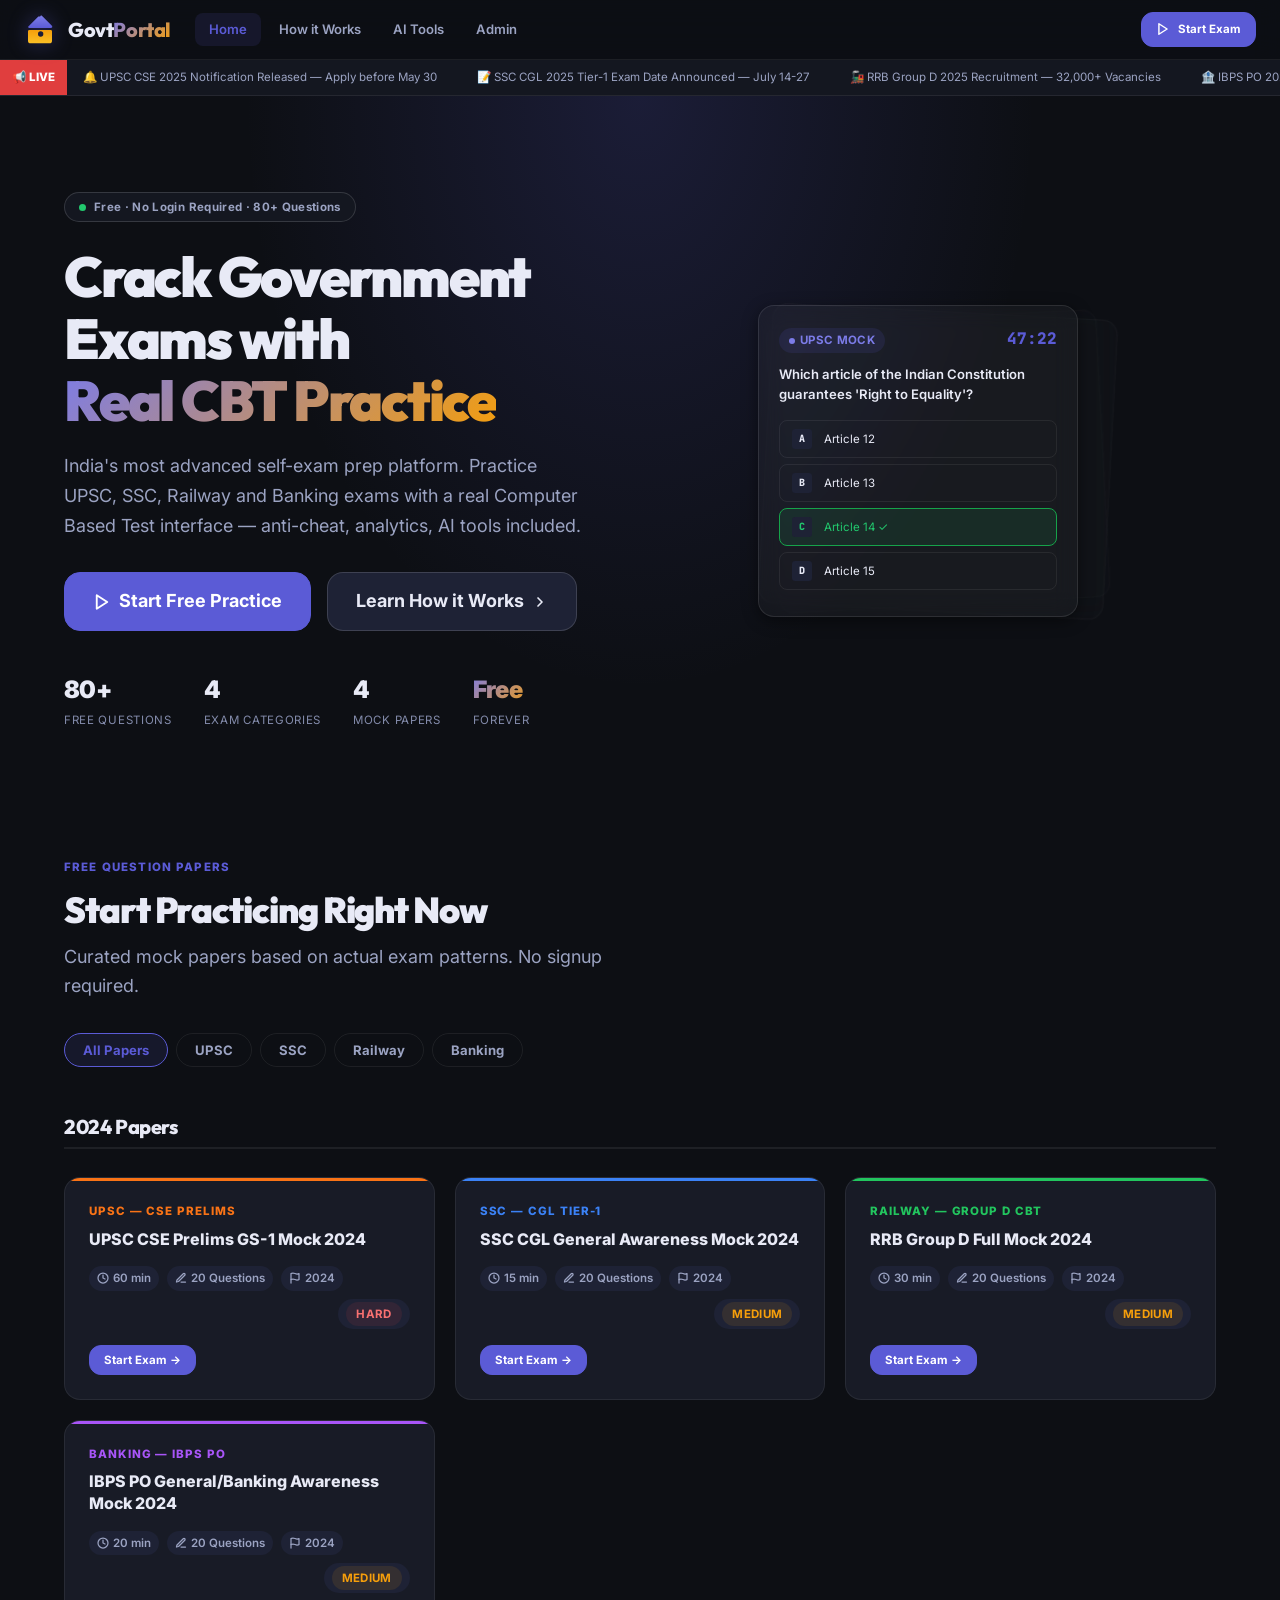
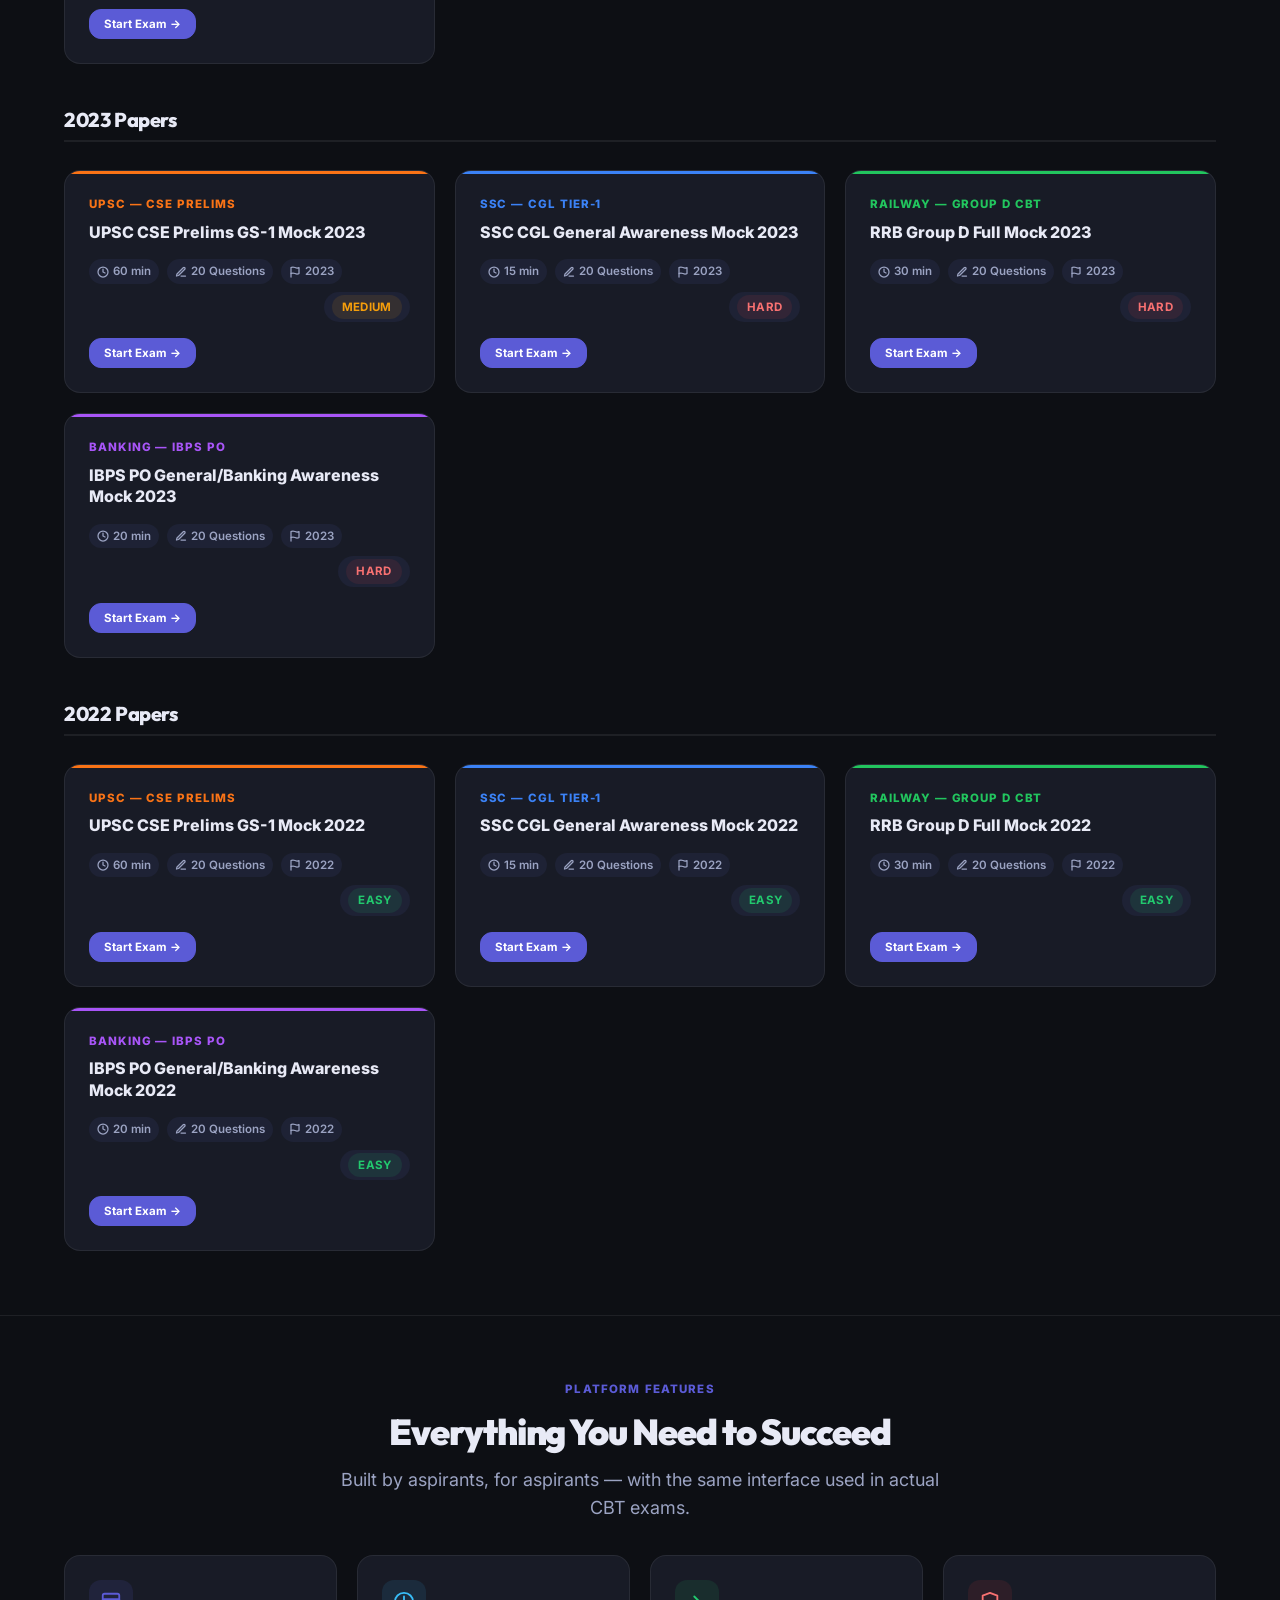
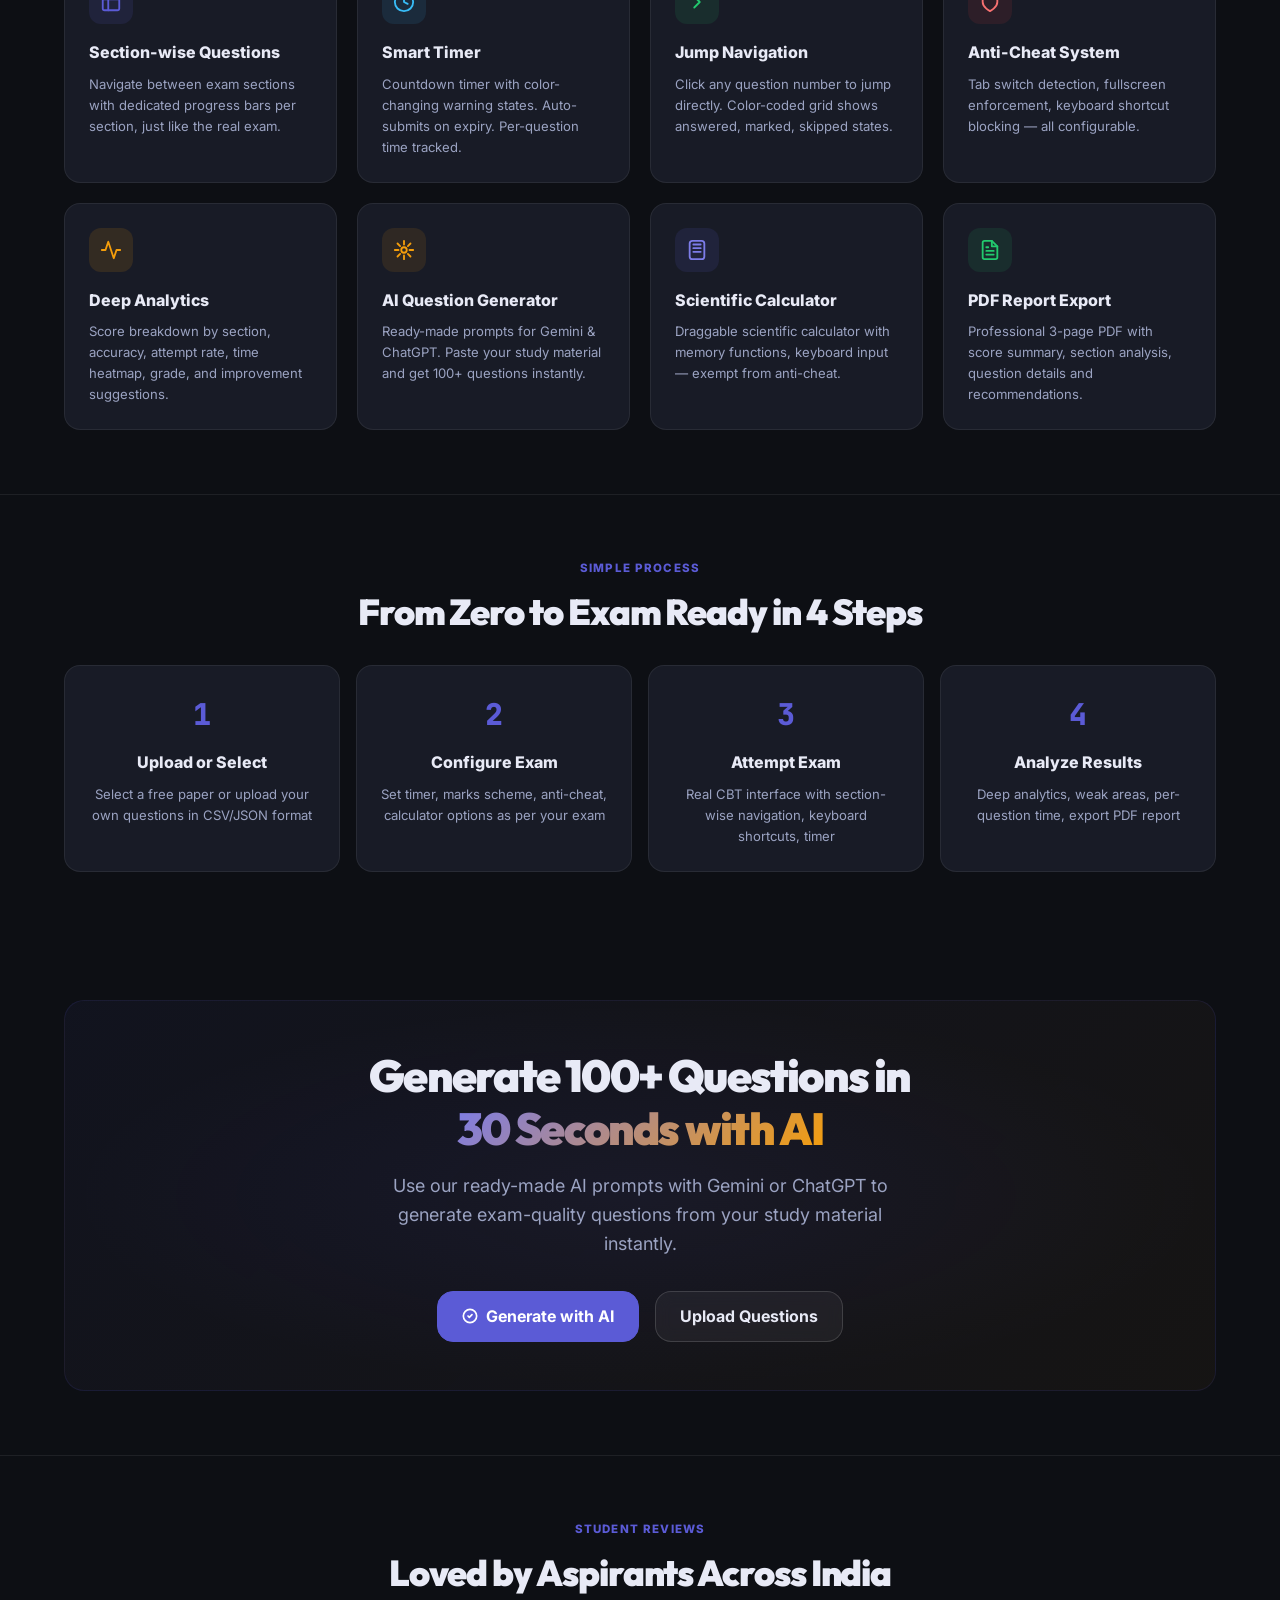
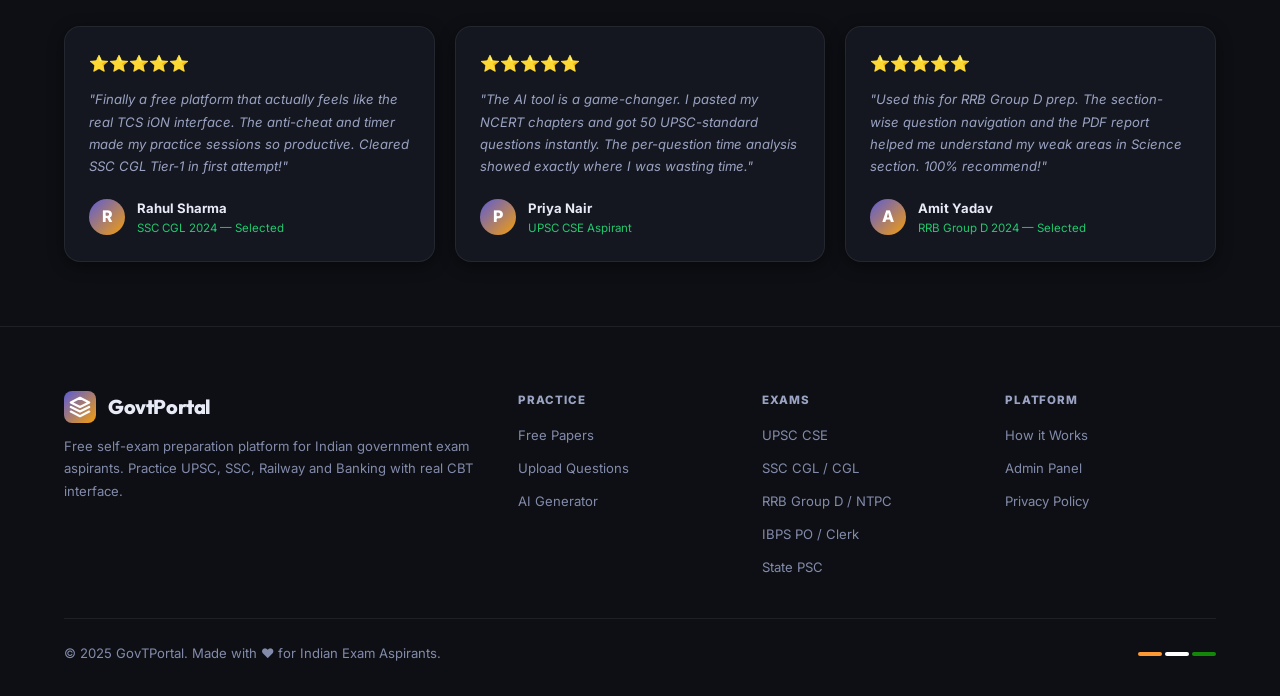
<file: index.html>
<!DOCTYPE html>
<html lang="en">
<head>
<meta charset="UTF-8">
<meta name="viewport" content="width=device-width, initial-scale=1.0, viewport-fit=cover">
<title>GovTPortal — Free Exam Prep for UPSC, SSC, Railway & Banking</title>
<link rel="icon" type="image/svg+xml" href="favicon.svg">
<meta name="theme-color" content="#0d0f14">
<meta name="color-scheme" content="dark">
<meta name="description" content="India's best self-exam preparation platform. Practice UPSC, SSC, Railway & Banking exams with real CBT interface, anti-cheat, analytics and AI-powered question generation.">
<link rel="preconnect" href="https://fonts.googleapis.com">
<link rel="preconnect" href="https://fonts.gstatic.com" crossorigin>
<link href="https://fonts.googleapis.com/css2?family=Inter:wght@300;400;500;600;700;800;900&family=Outfit:wght@500;700;800;900&family=JetBrains+Mono:wght@400;500&display=swap" rel="stylesheet">
<link rel="stylesheet" href="css/design-system.css">
<link rel="stylesheet" href="css/components.css">
<link rel="stylesheet" href="css/landing.css">
</head>
<body>
<noscript>
  <div class="noscript-banner">
    <div>
      <p class="noscript-banner__title">JavaScript Required</p>
      <p class="noscript-banner__desc">GovTPortal needs JavaScript enabled to run the exam engine and interactive tools. Please enable JavaScript in your browser settings and reload the page.</p>
    </div>
  </div>
</noscript>
<a href="#main-content" class="skip-link">Skip to content</a>
<!-- NAVBAR -->
<nav class="navbar" id="main-nav">
  <a href="index.html" class="navbar__logo">
    <div class="navbar__logo-mark custom-logo">
      <svg viewBox="0 0 32 32" fill="none" xmlns="http://www.w3.org/2000/svg">
        <path d="M16 2.666a1.333 1.333 0 0 0-1.886 0l-10 10A1.333 1.333 0 0 0 5.056 14h21.888a1.333 1.333 0 0 0 .943-2.276l-10-10C17.433 1.272 16.566 1.272 16 2.666z" fill="url(#grad-top)"/>
        <path d="M5.333 16A1.333 1.333 0 0 0 4 17.333v9.334A2.667 2.667 0 0 0 6.666 29.33h18.667A2.667 2.667 0 0 0 28 26.666v-9.333A1.333 1.333 0 0 0 26.667 16H5.333zm11.334 6.667a2.667 2.667 0 1 1 0-5.334 2.667 2.667 0 0 1 0 5.334z" fill="url(#grad-bottom)"/>
        <defs>
          <linearGradient id="grad-top" x1="16" y1="2" x2="16" y2="14" gradientUnits="userSpaceOnUse">
            <stop stop-color="#7c7ce8"/>
            <stop offset="1" stop-color="#5b5bd6"/>
          </linearGradient>
          <linearGradient id="grad-bottom" x1="16" y1="16" x2="16" y2="29" gradientUnits="userSpaceOnUse">
            <stop stop-color="#f59e0b"/>
            <stop offset="1" stop-color="#fbbf24"/>
          </linearGradient>
        </defs>
      </svg>
    </div>
    <span class="navbar__brand">Govt<span class="brand-accent">Portal</span></span>
  </a>
  <nav class="navbar__links" id="main-nav-links">
    <a href="index.html" class="navbar__link active">Home</a>
    <a href="onboarding.html" class="navbar__link">How it Works</a>
    <a href="ai-tools.html" class="navbar__link">AI Tools</a>
    <a href="admin.html" class="navbar__link">Admin</a>
  </nav>
  <div class="navbar__actions">
    <a href="exam-setup.html" class="btn btn-primary btn-sm">
      <svg width="14" height="14" viewBox="0 0 24 24" fill="none" stroke="currentColor" stroke-width="2.5" stroke-linecap="round" stroke-linejoin="round"><polygon points="5 3 19 12 5 21 5 3"/></svg>
      <span class="btn-label-full">Start Exam</span>
    </a>
  </div>
  <button class="navbar__toggle" id="nav-toggle" aria-label="Toggle menu" aria-expanded="false" aria-controls="main-nav-links">
    <span class="navbar__toggle-bar"></span>
  </button>
</nav>
<div class="navbar__overlay" id="nav-overlay"></div>

<!-- TICKER -->
<div id="main-content" class="ticker-wrap" style="margin-top: var(--nav-h);">
  <span class="ticker-label">📢 LIVE</span>
  <div class="ticker-track" id="ticker-track">
    <span class="ticker-item">🔔 UPSC CSE 2025 Notification Released — Apply before May 30</span>
    <span class="ticker-item">📝 SSC CGL 2025 Tier-1 Exam Date Announced — July 14-27</span>
    <span class="ticker-item">🚂 RRB Group D 2025 Recruitment — 32,000+ Vacancies</span>
    <span class="ticker-item">🏦 IBPS PO 2025 Registration Open — Closes June 10</span>
    <span class="ticker-item">📚 New UPSC GS-1 Mock Paper Added — 25 Questions</span>
    <span class="ticker-item">⚡ AI Question Generator Update — Now supports Hindi prompt</span>
    <span class="ticker-item">🔔 UPSC CSE 2025 Notification Released — Apply before May 30</span>
    <span class="ticker-item">📝 SSC CGL 2025 Tier-1 Exam Date Announced — July 14-27</span>
    <span class="ticker-item">🚂 RRB Group D 2025 Recruitment — 32,000+ Vacancies</span>
    <span class="ticker-item">🏦 IBPS PO 2025 Registration Open — Closes June 10</span>
    <span class="ticker-item">📚 New UPSC GS-1 Mock Paper Added — 25 Questions</span>
    <span class="ticker-item">⚡ AI Question Generator Update — Now supports Hindi prompt</span>
  </div>
</div>

<!-- HERO -->
<section class="hero">
  <div class="hero__bg-glow"></div>
  <div class="container">
    <div class="hero__content">
      <div class="hero__pill">
        <span class="hero__pill-dot"></span>
        Free · No Login Required · 80+ Questions
      </div>
      <h1 class="hero__title">
        Crack Government Exams with<br>
        <span class="gradient-text">Real CBT Practice</span>
      </h1>
      <p class="hero__desc">
        India's most advanced self-exam prep platform. Practice UPSC, SSC, Railway and Banking exams with a real Computer Based Test interface — anti-cheat, analytics, AI tools included.
      </p>
      <div class="hero__actions">
        <a href="exam-setup.html" class="btn btn-primary btn-xl">
          <svg width="18" height="18" viewBox="0 0 24 24" fill="none" stroke="currentColor" stroke-width="2.5" stroke-linecap="round" stroke-linejoin="round"><polygon points="5 3 19 12 5 21 5 3"/></svg>
          Start Free Practice
        </a>
        <a href="onboarding.html" class="btn btn-secondary btn-xl">
          Learn How it Works
          <svg width="16" height="16" viewBox="0 0 24 24" fill="none" stroke="currentColor" stroke-width="2.5" stroke-linecap="round" stroke-linejoin="round"><path d="m9 18 6-6-6-6"/></svg>
        </a>
      </div>
      <div class="hero__stats stagger">
        <div class="hero__stat">
          <span class="hero__stat-value" id="stat-questions">80+</span>
          <span class="hero__stat-label">Free Questions</span>
        </div>
        <div class="hero__stat">
          <span class="hero__stat-value" id="stat-exams">4</span>
          <span class="hero__stat-label">Exam Categories</span>
        </div>
        <div class="hero__stat">
          <span class="hero__stat-value" id="stat-papers">4</span>
          <span class="hero__stat-label">Mock Papers</span>
        </div>
        <div class="hero__stat">
          <span class="hero__stat-value gradient-text">Free</span>
          <span class="hero__stat-label">Forever</span>
        </div>
      </div>
    </div>

    <!-- Mini exam preview (right side) -->
    <div class="hero__visual">
      <div class="hero__card-stack">
        <div class="card card-glass card-elevated mini-exam-card">
          <div class="mini-exam-card__header">
            <div>
              <div class="badge badge-primary badge-dot">UPSC Mock</div>
            </div>
            <span class="mini-timer">47:22</span>
          </div>
          <div class="mini-q-text">
            Which article of the Indian Constitution guarantees 'Right to Equality'?
          </div>
          <div class="mini-option">
            <span class="mini-option-key">A</span> Article 12
          </div>
          <div class="mini-option">
            <span class="mini-option-key">B</span> Article 13
          </div>
          <div class="mini-option selected">
            <span class="mini-option-key">C</span> Article 14 ✓
          </div>
          <div class="mini-option">
            <span class="mini-option-key">D</span> Article 15
          </div>
        </div>
        <div class="card card-glass"></div>
        <div class="card card-glass"></div>
      </div>
    </div>
  </div>
</section>

<!-- FREE PAPERS -->
<section class="papers-section" id="papers">
  <div class="container">
    <div class="section-header reveal">
      <div class="section-header__eyebrow">Free Question Papers</div>
      <h2 class="section-header__title">Start Practicing Right Now</h2>
      <p class="section-header__desc">Curated mock papers based on actual exam patterns. No signup required.</p>
    </div>

    <div class="category-tabs stagger" id="category-tabs">
      <button class="cat-tab active" data-cat="all">All Papers</button>
      <button class="cat-tab" data-cat="UPSC">UPSC</button>
      <button class="cat-tab" data-cat="SSC">SSC</button>
      <button class="cat-tab" data-cat="Railway">Railway</button>
      <button class="cat-tab" data-cat="Banking">Banking</button>
    </div>

    <div class="papers-grid" id="papers-grid"></div>
  </div>
</section>

<!-- FEATURES -->
<section class="features-section">
  <div class="container">
    <div class="section-header reveal" style="text-align:center; align-items:center;">
      <div class="section-header__eyebrow">Platform Features</div>
      <h2 class="section-header__title">Everything You Need to Succeed</h2>
      <p class="section-header__desc" style="max-width:600px">Built by aspirants, for aspirants — with the same interface used in actual CBT exams.</p>
    </div>
    <div class="features-grid stagger" id="features-grid"></div>
  </div>
</section>

<!-- HOW IT WORKS -->
<section class="how-section">
  <div class="container">
    <div class="section-header reveal" style="text-align:center;">
      <div class="section-header__eyebrow">Simple Process</div>
      <h2 class="section-header__title">From Zero to Exam Ready in 4 Steps</h2>
    </div>
    <div class="how-steps stagger">
      <div class="how-step">
        <div class="how-step__num">1</div>
        <div class="how-step__title">Upload or Select</div>
        <p class="how-step__desc">Select a free paper or upload your own questions in CSV/JSON format</p>
      </div>
      <div class="how-step">
        <div class="how-step__num">2</div>
        <div class="how-step__title">Configure Exam</div>
        <p class="how-step__desc">Set timer, marks scheme, anti-cheat, calculator options as per your exam</p>
      </div>
      <div class="how-step">
        <div class="how-step__num">3</div>
        <div class="how-step__title">Attempt Exam</div>
        <p class="how-step__desc">Real CBT interface with section-wise navigation, keyboard shortcuts, timer</p>
      </div>
      <div class="how-step">
        <div class="how-step__num">4</div>
        <div class="how-step__title">Analyze Results</div>
        <p class="how-step__desc">Deep analytics, weak areas, per-question time, export PDF report</p>
      </div>
    </div>
  </div>
</section>

<!-- AI BANNER -->
<div class="container">
  <div class="ai-banner reveal">
    <h2 class="ai-banner__title">
      Generate 100+ Questions in<br>
      <span class="gradient-text">30 Seconds with AI</span>
    </h2>
    <p class="ai-banner__desc">Use our ready-made AI prompts with Gemini or ChatGPT to generate exam-quality questions from your study material instantly.</p>
    <div class="ai-banner__actions">
      <a href="ai-tools.html" class="btn btn-primary btn-lg">
        <svg width="16" height="16" viewBox="0 0 24 24" fill="none" stroke="currentColor" stroke-width="2.5" stroke-linecap="round" stroke-linejoin="round"><circle cx="12" cy="12" r="10"/><path d="m9 12 2 2 4-4"/></svg>
        Generate with AI
      </a>
      <a href="exam-setup.html" class="btn btn-glass btn-lg">Upload Questions</a>
    </div>
  </div>
</div>

<!-- TESTIMONIALS -->
<section class="testimonials-section">
  <div class="container">
    <div class="section-header reveal" style="text-align:center;">
      <div class="section-header__eyebrow">Student Reviews</div>
      <h2 class="section-header__title">Loved by Aspirants Across India</h2>
    </div>
    <div class="testimonials-grid stagger">
      <div class="card card-elevated testimonial-card">
        <div class="testimonial-card__stars">⭐⭐⭐⭐⭐</div>
        <p class="testimonial-card__text">"Finally a free platform that actually feels like the real TCS iON interface. The anti-cheat and timer made my practice sessions so productive. Cleared SSC CGL Tier-1 in first attempt!"</p>
        <div class="testimonial-card__author">
          <div class="testimonial-card__avatar">R</div>
          <div>
            <div class="testimonial-card__name">Rahul Sharma</div>
            <div class="testimonial-card__exam">SSC CGL 2024 — Selected</div>
          </div>
        </div>
      </div>
      <div class="card card-elevated testimonial-card">
        <div class="testimonial-card__stars">⭐⭐⭐⭐⭐</div>
        <p class="testimonial-card__text">"The AI tool is a game-changer. I pasted my NCERT chapters and got 50 UPSC-standard questions instantly. The per-question time analysis showed exactly where I was wasting time."</p>
        <div class="testimonial-card__author">
          <div class="testimonial-card__avatar">P</div>
          <div>
            <div class="testimonial-card__name">Priya Nair</div>
            <div class="testimonial-card__exam">UPSC CSE Aspirant</div>
          </div>
        </div>
      </div>
      <div class="card card-elevated testimonial-card">
        <div class="testimonial-card__stars">⭐⭐⭐⭐⭐</div>
        <p class="testimonial-card__text">"Used this for RRB Group D prep. The section-wise question navigation and the PDF report helped me understand my weak areas in Science section. 100% recommend!"</p>
        <div class="testimonial-card__author">
          <div class="testimonial-card__avatar">A</div>
          <div>
            <div class="testimonial-card__name">Amit Yadav</div>
            <div class="testimonial-card__exam">RRB Group D 2024 — Selected</div>
          </div>
        </div>
      </div>
    </div>
  </div>
</section>

<!-- FOOTER -->
<footer class="site-footer">
  <div class="container">
    <div class="footer-grid">
      <div class="footer-brand">
        <a href="index.html" class="navbar__logo" style="margin-bottom: var(--sp-3);">
          <div class="navbar__logo-mark">
            <svg viewBox="0 0 24 24" fill="none" stroke="white" stroke-width="2.5" stroke-linecap="round" stroke-linejoin="round"><path d="M12 2L2 7l10 5 10-5-10-5z"/><path d="M2 17l10 5 10-5"/><path d="M2 12l10 5 10-5"/></svg>
          </div>
          <span class="navbar__brand">Govt<span>Portal</span></span>
        </a>
        <p class="footer-brand__desc">Free self-exam preparation platform for Indian government exam aspirants. Practice UPSC, SSC, Railway and Banking with real CBT interface.</p>
      </div>
      <div class="footer-col">
        <div class="footer-col__title">Practice</div>
        <div class="footer-col__links">
          <a href="index.html#papers" class="footer-col__link">Free Papers</a>
          <a href="exam-setup.html" class="footer-col__link">Upload Questions</a>
          <a href="ai-tools.html" class="footer-col__link">AI Generator</a>
        </div>
      </div>
      <div class="footer-col">
        <div class="footer-col__title">Exams</div>
        <div class="footer-col__links">
          <a href="#" class="footer-col__link">UPSC CSE</a>
          <a href="#" class="footer-col__link">SSC CGL / CGL</a>
          <a href="#" class="footer-col__link">RRB Group D / NTPC</a>
          <a href="#" class="footer-col__link">IBPS PO / Clerk</a>
          <a href="#" class="footer-col__link">State PSC</a>
        </div>
      </div>
      <div class="footer-col">
        <div class="footer-col__title">Platform</div>
        <div class="footer-col__links">
          <a href="onboarding.html" class="footer-col__link">How it Works</a>
          <a href="admin.html" class="footer-col__link">Admin Panel</a>
          <a href="#" class="footer-col__link">Privacy Policy</a>
        </div>
      </div>
    </div>
    <div class="footer-bottom">
      <span>© 2025 GovTPortal. Made with ❤️ for Indian Exam Aspirants.</span>
      <div class="footer-tricolor">
        <span style="background:#FF9933;"></span>
        <span style="background:white;"></span>
        <span style="background:#138808;"></span>
      </div>
    </div>
  </div>
</footer>

<!-- Scripts -->
<script src="js/core/store.js"></script>
<script src="js/core/utils.js"></script>
<script src="js/data/sample-papers.js"></script>
<script>
// ── LANDING PAGE CONTROLLER ──────────────────────────────────
(function() {
  initNavbarScroll();
  initReveal();

  const FEATURES = [
    { icon: `<svg width="22" height="22" viewBox="0 0 24 24" fill="none" stroke="currentColor" stroke-width="2" stroke-linecap="round" stroke-linejoin="round"><rect x="3" y="3" width="18" height="18" rx="2"/><path d="M3 9h18M9 21V9"/></svg>`, color: 'var(--c-primary-soft)', iconColor: 'var(--c-primary)', title: 'Section-wise Questions', desc: 'Navigate between exam sections with dedicated progress bars per section, just like the real exam.' },
    { icon: `<svg width="22" height="22" viewBox="0 0 24 24" fill="none" stroke="currentColor" stroke-width="2" stroke-linecap="round" stroke-linejoin="round"><circle cx="12" cy="12" r="10"/><polyline points="12 6 12 12 16 14"/></svg>`, color: 'var(--c-info-soft)', iconColor: 'var(--c-info)', title: 'Smart Timer', desc: 'Countdown timer with color-changing warning states. Auto-submits on expiry. Per-question time tracked.' },
    { icon: `<svg width="22" height="22" viewBox="0 0 24 24" fill="none" stroke="currentColor" stroke-width="2" stroke-linecap="round" stroke-linejoin="round"><path d="m9 18 6-6-6-6"/></svg>`, color: 'var(--c-success-soft)', iconColor: 'var(--c-success-light)', title: 'Jump Navigation', desc: 'Click any question number to jump directly. Color-coded grid shows answered, marked, skipped states.' },
    { icon: `<svg width="22" height="22" viewBox="0 0 24 24" fill="none" stroke="currentColor" stroke-width="2" stroke-linecap="round" stroke-linejoin="round"><path d="M12 22s8-4 8-10V5l-8-3-8 3v7c0 6 8 10 8 10z"/></svg>`, color: 'var(--c-danger-soft)', iconColor: 'var(--c-danger-light)', title: 'Anti-Cheat System', desc: 'Tab switch detection, fullscreen enforcement, keyboard shortcut blocking — all configurable.' },
    { icon: `<svg width="22" height="22" viewBox="0 0 24 24" fill="none" stroke="currentColor" stroke-width="2" stroke-linecap="round" stroke-linejoin="round"><polyline points="22 12 18 12 15 21 9 3 6 12 2 12"/></svg>`, color: 'var(--c-accent-soft)', iconColor: 'var(--c-accent)', title: 'Deep Analytics', desc: 'Score breakdown by section, accuracy, attempt rate, time heatmap, grade, and improvement suggestions.' },
    { icon: `<svg width="22" height="22" viewBox="0 0 24 24" fill="none" stroke="currentColor" stroke-width="2" stroke-linecap="round" stroke-linejoin="round"><circle cx="12" cy="12" r="3"/><path d="M12 2v4M12 18v4M4.93 4.93l2.83 2.83M16.24 16.24l2.83 2.83M2 12h4M18 12h4M4.93 19.07l2.83-2.83M16.24 7.76l2.83-2.83"/></svg>`, color: 'var(--c-warn-soft)', iconColor: 'var(--c-warn)', title: 'AI Question Generator', desc: 'Ready-made prompts for Gemini & ChatGPT. Paste your study material and get 100+ questions instantly.' },
    { icon: `<svg width="22" height="22" viewBox="0 0 24 24" fill="none" stroke="currentColor" stroke-width="2" stroke-linecap="round" stroke-linejoin="round"><rect x="4" y="2" width="16" height="20" rx="3"/><line x1="8" y1="6" x2="16" y2="6"/><line x1="8" y1="10" x2="16" y2="10"/><line x1="8" y1="14" x2="16" y2="14"/></svg>`, color: 'var(--c-primary-soft)', iconColor: 'var(--c-primary-light)', title: 'Scientific Calculator', desc: 'Draggable scientific calculator with memory functions, keyboard input — exempt from anti-cheat.' },
    { icon: `<svg width="22" height="22" viewBox="0 0 24 24" fill="none" stroke="currentColor" stroke-width="2" stroke-linecap="round" stroke-linejoin="round"><path d="M14 2H6a2 2 0 0 0-2 2v16a2 2 0 0 0 2 2h12a2 2 0 0 0 2-2V8z"/><polyline points="14 2 14 8 20 8"/><line x1="16" y1="13" x2="8" y2="13"/><line x1="16" y1="17" x2="8" y2="17"/><polyline points="10 9 9 9 8 9"/></svg>`, color: 'var(--c-success-soft)', iconColor: 'var(--c-success-light)', title: 'PDF Report Export', desc: 'Professional 3-page PDF with score summary, section analysis, question details and recommendations.' },
  ];

  // Render features
  const fg = document.getElementById('features-grid');
  FEATURES.forEach(f => {
    fg.innerHTML += `
      <div class="feature-card">
        <div class="feature-card__icon" style="background:${f.color}; color:${f.iconColor}">${f.icon}</div>
        <div class="feature-card__title">${f.title}</div>
        <p class="feature-card__desc">${f.desc}</p>
      </div>`;
  });

  // Render papers
  const pg = document.getElementById('papers-grid');
  function renderPapers(cat) {
    const papers = cat === 'all' ? SAMPLE_PAPERS : SAMPLE_PAPERS.filter(p => p.category === cat);
    if (!papers.length) {
      pg.innerHTML = `<div style="text-align:center; padding:var(--sp-10); color:var(--c-text-secondary); grid-column:1/-1;">No papers available for this category.</div>`;
      return;
    }

    const groups = {};
    papers.forEach(p => {
      const year = p.year || 'Legacy';
      if (!groups[year]) groups[year] = [];
      groups[year].push(p);
    });

    const sortedYears = Object.keys(groups).sort((a, b) => b === 'Legacy' ? -1 : a === 'Legacy' ? 1 : b - a);

    let html = '';
    sortedYears.forEach(year => {
      // Inline styling for the Year Header Row
      html += `<div style="grid-column: 1 / -1; margin-top: var(--sp-6); margin-bottom: var(--sp-2);">
                 <h2 style="font-family: var(--font-heading); font-size: var(--ts-xl); color: var(--c-text-primary); border-bottom: 2px solid var(--c-border); padding-bottom: 8px;">
                   ${year} Papers
                 </h2>
               </div>`;
      
      // Render cards for this year
      html += groups[year].map(p => `
      <div class="paper-card" style="--paper-color:${p.color}" onclick="startPaper('${p.id}')">
        <div class="paper-card__category">${p.category} — ${p.subcategory}</div>
        <div class="paper-card__title">${p.title}</div>
        <div class="paper-card__meta">
          <span class="paper-card__chip">
            <svg width="12" height="12" viewBox="0 0 24 24" fill="none" stroke="currentColor" stroke-width="2.5" stroke-linecap="round" stroke-linejoin="round"><circle cx="12" cy="12" r="10"/><polyline points="12 6 12 12 16 14"/></svg>
            ${p.duration} min
          </span>
          <span class="paper-card__chip">
            <svg width="12" height="12" viewBox="0 0 24 24" fill="none" stroke="currentColor" stroke-width="2.5" stroke-linecap="round" stroke-linejoin="round"><path d="M12 20h9"/><path d="M16.5 3.5a2.121 2.121 0 0 1 3 3L7 19l-4 1 1-4L16.5 3.5z"/></svg>
            ${p.totalQuestions} Questions
          </span>
          <span class="paper-card__chip">
            <svg width="12" height="12" viewBox="0 0 24 24" fill="none" stroke="currentColor" stroke-width="2.5" stroke-linecap="round" stroke-linejoin="round"><path d="M4 15s1-1 4-1 5 2 8 2 4-1 4-1V3s-1 1-4 1-5-2-8-2-4 1-4 1z"/><line x1="4" y1="22" x2="4" y2="15"/></svg>
            ${p.year}
          </span>
          <span class="paper-card__chip" style="margin-left:auto;">
            <span class="badge ${p.difficulty==='Hard'?'badge-danger':p.difficulty==='Medium'?'badge-warn':'badge-success'}">${p.difficulty}</span>
          </span>
        </div>
        <button class="btn btn-primary btn-sm" style="margin-top:var(--sp-2)">Start Exam →</button>
      </div>`).join('');
    });

    pg.innerHTML = html;
  }
  renderPapers('all');

  // Category tabs
  document.querySelectorAll('.cat-tab').forEach(btn => {
    btn.addEventListener('click', () => {
      document.querySelectorAll('.cat-tab').forEach(b => b.classList.remove('active'));
      btn.classList.add('active');
      renderPapers(btn.dataset.cat);
    });
  });

  // Stats counter animation
  const statEls = document.querySelectorAll('.hero__stat-value[id]');
  setTimeout(() => {
    animateCount(document.getElementById('stat-questions'), 0, 80, 1500, '+');
    animateCount(document.getElementById('stat-exams'), 0, 4, 800);
    animateCount(document.getElementById('stat-papers'), 0, 4, 800);
  }, 400);

  window.startPaper = function(paperId) {
    const paper = SAMPLE_PAPERS.find(p => p.id === paperId);
    if (!paper) return;
    Store.setConfig({
      examTitle:      paper.title,
      duration:       paper.duration,
      marksCorrect:   paper.marksCorrect,
      marksNegative:  paper.marksNegative,
      totalMarks:     paper.totalQuestions * paper.marksCorrect,
      category:       paper.category,
      year:           paper.year,
      examId:         paper.id,
      source:         'library',
    });
    Store.setQuestions(paper.questions);
    Store.clearExamState();
    window.location.href = 'exam-lobby.html';
  };
})();
</script>
</body>
</html>
</file>
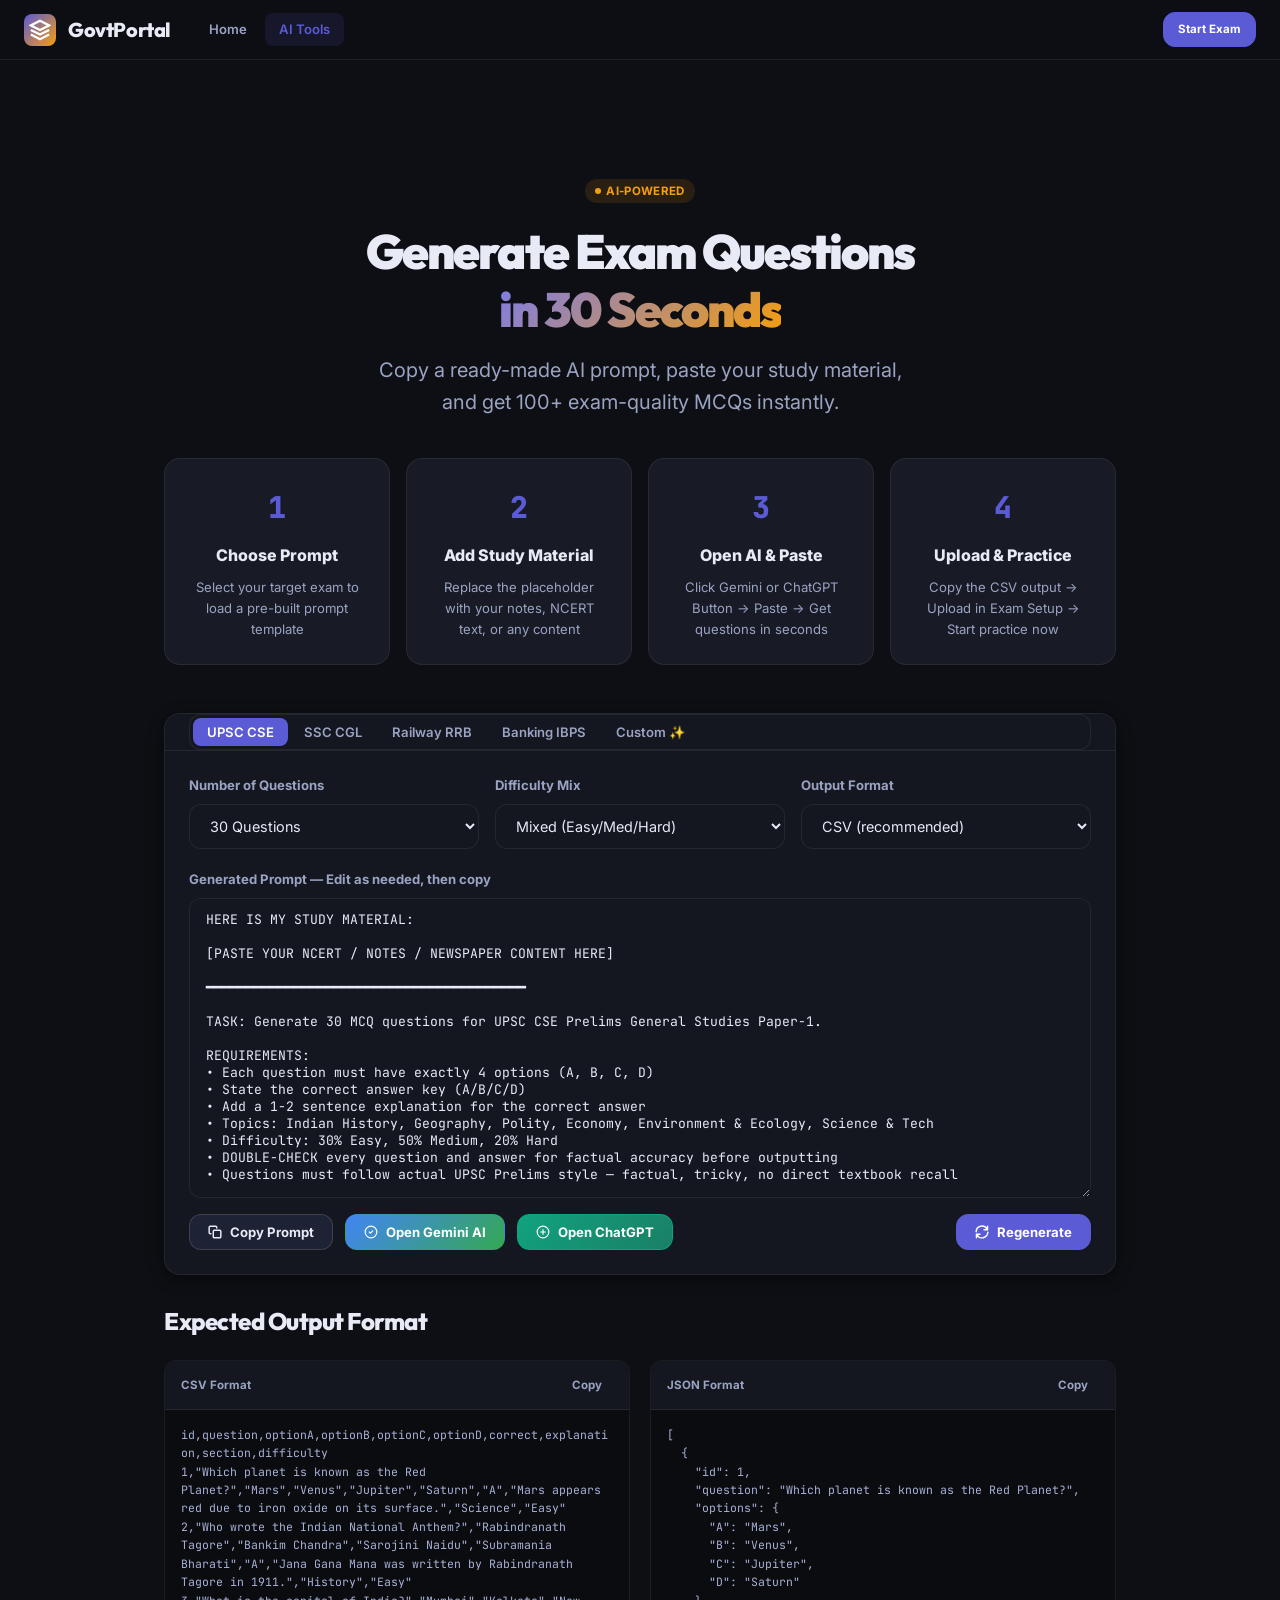
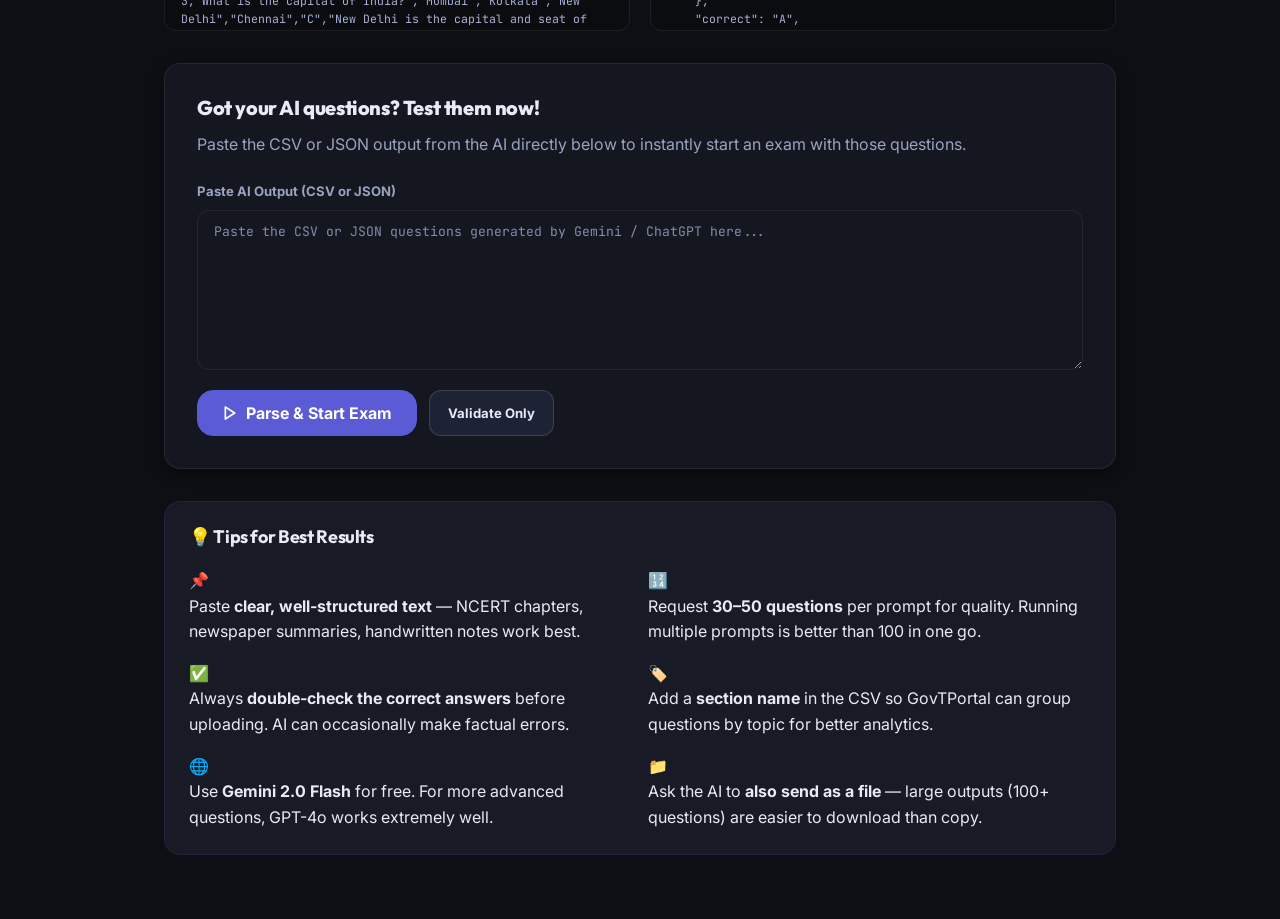
<file: ai-tools.html>
<!DOCTYPE html>
<html lang="en">
<head>
<meta charset="UTF-8">
<meta name="viewport" content="width=device-width, initial-scale=1.0, viewport-fit=cover">
<title>AI Question Generator — GovTPortal</title>
<link rel="icon" type="image/svg+xml" href="favicon.svg">
<meta name="theme-color" content="#0d0f14">
<meta name="color-scheme" content="dark">
<meta name="description" content="Generate UPSC, SSC, Railway and Banking exam questions instantly using Gemini or ChatGPT.">
<link rel="preconnect" href="https://fonts.googleapis.com">
<link rel="preconnect" href="https://fonts.gstatic.com" crossorigin>
<link href="https://fonts.googleapis.com/css2?family=Inter:wght@300;400;500;600;700;800;900&family=Outfit:wght@500;700;800;900&family=JetBrains+Mono:wght@400;500&display=swap" rel="stylesheet">
<link rel="stylesheet" href="css/design-system.css">
<link rel="stylesheet" href="css/components.css">
<link rel="stylesheet" href="css/setup.css">
</head>
<body>
<noscript>
  <div class="noscript-banner">
    <div>
      <p class="noscript-banner__title">JavaScript Required</p>
      <p class="noscript-banner__desc">GovTPortal needs JavaScript enabled to run the exam engine and interactive tools. Please enable JavaScript in your browser settings and reload the page.</p>
    </div>
  </div>
</noscript>
<a href="#main-content" class="skip-link">Skip to content</a>
<nav class="navbar" id="main-nav">
  <a href="index.html" class="navbar__logo">
    <div class="navbar__logo-mark">
      <svg viewBox="0 0 24 24" fill="none" stroke="white" stroke-width="2.5"><path d="M12 2L2 7l10 5 10-5-10-5z"/><path d="M2 17l10 5 10-5"/><path d="M2 12l10 5 10-5"/></svg>
    </div>
    <span class="navbar__brand">Govt<span>Portal</span></span>
  </a>
  <nav class="navbar__links" id="main-nav-links">
    <a href="index.html" class="navbar__link">Home</a>
    <a href="ai-tools.html" class="navbar__link active">AI Tools</a>
  </nav>
  <div class="navbar__actions">
    <a href="exam-setup.html" class="btn btn-primary btn-sm">Start Exam</a>
  </div>
  <button class="navbar__toggle" id="nav-toggle" aria-label="Toggle menu" aria-expanded="false" aria-controls="main-nav-links">
    <span class="navbar__toggle-bar"></span>
  </button>
</nav>
<div class="navbar__overlay" id="nav-overlay"></div>

<main id="main-content" style="padding-top:var(--nav-h);min-height:100vh;padding-bottom:var(--sp-16)">
  <div class="container" style="max-width:1000px">

    <!-- Hero -->
    <div style="text-align:center;padding:var(--sp-14) 0 var(--sp-10)">
      <div class="badge badge-accent badge-dot" style="margin-bottom:var(--sp-5)">AI-Powered</div>
      <h1 style="font-size:var(--ts-5xl);font-weight:900;letter-spacing:-0.04em;margin-bottom:var(--sp-4)">
        Generate Exam Questions<br>
        <span class="gradient-text">in 30 Seconds</span>
      </h1>
      <p style="font-size:var(--ts-xl);color:var(--c-text-secondary);max-width:560px;margin:0 auto">
        Copy a ready-made AI prompt, paste your study material, and get 100+ exam-quality MCQs instantly.
      </p>
    </div>

    <!-- How it works strip -->
    <div class="how-steps stagger" style="margin-bottom:var(--sp-12)">
      <div class="how-step" style="flex:1;min-width:0">
        <div class="how-step__num">1</div>
        <div class="how-step__title">Choose Prompt</div>
        <p class="how-step__desc">Select your target exam to load a pre-built prompt template</p>
      </div>
      <div class="how-step" style="flex:1;min-width:0">
        <div class="how-step__num">2</div>
        <div class="how-step__title">Add Study Material</div>
        <p class="how-step__desc">Replace the placeholder with your notes, NCERT text, or any content</p>
      </div>
      <div class="how-step" style="flex:1;min-width:0">
        <div class="how-step__num">3</div>
        <div class="how-step__title">Open AI & Paste</div>
        <p class="how-step__desc">Click Gemini or ChatGPT Button → Paste → Get questions in seconds</p>
      </div>
      <div class="how-step" style="flex:1;min-width:0">
        <div class="how-step__num">4</div>
        <div class="how-step__title">Upload & Practice</div>
        <p class="how-step__desc">Copy the CSV output → Upload in Exam Setup → Start practice now</p>
      </div>
    </div>

    <!-- Prompt Generator Card -->
    <div class="card card-elevated" style="padding:0;overflow:hidden;margin-bottom:var(--sp-8)">
      <!-- Tabs top bar -->
      <div style="background:var(--c-bg-elevated);border-bottom:1px solid var(--c-border);padding:0 var(--sp-6)">
        <div class="tab-group" id="exam-type-tabs">
          <button class="tab-btn active" data-exam="upsc"    onclick="AITools.loadPrompt('upsc')">UPSC CSE</button>
          <button class="tab-btn" data-exam="ssc"     onclick="AITools.loadPrompt('ssc')">SSC CGL</button>
          <button class="tab-btn" data-exam="railway" onclick="AITools.loadPrompt('railway')">Railway RRB</button>
          <button class="tab-btn" data-exam="banking" onclick="AITools.loadPrompt('banking')">Banking IBPS</button>
          <button class="tab-btn" data-exam="custom"  onclick="AITools.loadPrompt('custom')">Custom ✨</button>
        </div>
      </div>

      <div style="padding:var(--sp-6)">
        <!-- Settings row -->
        <div style="display:flex;gap:var(--sp-4);flex-wrap:wrap;margin-bottom:var(--sp-5)">
          <div class="form-group" style="flex:1;min-width:140px">
            <label class="form-label">Number of Questions</label>
            <select class="input select" id="ai-num-q">
              <option value="20">20 Questions</option>
              <option value="30" selected>30 Questions</option>
              <option value="50">50 Questions</option>
              <option value="75">75 Questions</option>
              <option value="100">100 Questions</option>
            </select>
          </div>
          <div class="form-group" style="flex:1;min-width:140px">
            <label class="form-label">Difficulty Mix</label>
            <select class="input select" id="ai-diff">
              <option value="mixed">Mixed (Easy/Med/Hard)</option>
              <option value="easy">Easy only</option>
              <option value="medium">Medium only</option>
              <option value="hard">Hard only</option>
            </select>
          </div>
          <div class="form-group" style="flex:1;min-width:140px">
            <label class="form-label">Output Format</label>
            <select class="input select" id="ai-format">
              <option value="csv">CSV (recommended)</option>
              <option value="json">JSON</option>
              <option value="both">Both CSV + JSON</option>
            </select>
          </div>
        </div>

        <!-- Prompt area -->
        <div class="form-group" style="margin-bottom:var(--sp-4)">
          <label class="form-label">Generated Prompt — Edit as needed, then copy</label>
          <textarea id="ai-prompt" class="textarea" style="min-height:300px;font-size:var(--ts-sm);font-family:var(--font-mono)"></textarea>
        </div>

        <!-- Action buttons -->
        <div style="display:flex;gap:var(--sp-3);flex-wrap:wrap">
          <button class="btn btn-secondary" onclick="AITools.copyPrompt()">
            <svg width="14" height="14" viewBox="0 0 24 24" fill="none" stroke="currentColor" stroke-width="2.5" stroke-linecap="round" stroke-linejoin="round"><rect x="9" y="9" width="13" height="13" rx="2"/><path d="M5 15H4a2 2 0 0 1-2-2V4a2 2 0 0 1 2-2h9a2 2 0 0 1 2 2v1"/></svg>
            Copy Prompt
          </button>
          <button class="btn btn-gemini" onclick="AITools.openGemini()">
            <svg width="14" height="14" viewBox="0 0 24 24" fill="none" stroke="currentColor" stroke-width="2" stroke-linecap="round" stroke-linejoin="round"><path d="M12 2a10 10 0 0 1 10 10c0 5.52-4.48 10-10 10S2 17.52 2 12 6.48 2 12 2"/><path d="m9 12 2 2 4-4"/></svg>
            Open Gemini AI
          </button>
          <button class="btn btn-chatgpt" onclick="AITools.openChatGPT()">
            <svg width="14" height="14" viewBox="0 0 24 24" fill="none" stroke="currentColor" stroke-width="2" stroke-linecap="round" stroke-linejoin="round"><circle cx="12" cy="12" r="10"/><path d="M8 12h8M12 8v8"/></svg>
            Open ChatGPT
          </button>
          <div style="flex:1"></div>
          <button class="btn btn-primary" onclick="AITools.regenerate()">
            <svg width="14" height="14" viewBox="0 0 24 24" fill="none" stroke="currentColor" stroke-width="2.5" stroke-linecap="round" stroke-linejoin="round"><path d="M21.5 2v6h-6M2.5 22v-6h6M2 11.5a10 10 0 0 1 18.8-4.3M22 12.5a10 10 0 0 1-18.8 4.2"/></svg>
            Regenerate
          </button>
        </div>
      </div>
    </div>

    <!-- Format Templates -->
    <div style="margin-bottom:var(--sp-8)">
      <h2 style="font-size:var(--ts-2xl);font-weight:800;margin-bottom:var(--sp-6)">Expected Output Format</h2>
      <div class="grid-2-col" style="display:grid;grid-template-columns:1fr 1fr;gap:var(--sp-5)">
        <div class="code-box">
          <div class="code-box__header">
            <span class="code-box__title">CSV Format</span>
            <button class="btn btn-ghost btn-xs" onclick="copyCSV()">Copy</button>
          </div>
          <pre id="csv-template" style="max-height:220px;overflow:auto"></pre>
        </div>
        <div class="code-box">
          <div class="code-box__header">
            <span class="code-box__title">JSON Format</span>
            <button class="btn btn-ghost btn-xs" onclick="copyJSON()">Copy</button>
          </div>
          <pre id="json-template" style="max-height:220px;overflow:auto"></pre>
        </div>
      </div>
    </div>

    <!-- After Generation: Upload & Test -->
    <div class="card card-elevated" style="padding:var(--sp-8);margin-bottom:var(--sp-8)">
      <h3 style="font-size:var(--ts-xl);font-weight:800;margin-bottom:var(--sp-3)">Got your AI questions? Test them now!</h3>
      <p style="color:var(--c-text-secondary);margin-bottom:var(--sp-6)">Paste the CSV or JSON output from the AI directly below to instantly start an exam with those questions.</p>
      <div class="form-group" style="margin-bottom:var(--sp-5)">
        <label class="form-label">Paste AI Output (CSV or JSON)</label>
        <textarea class="textarea" id="ai-output-paste" placeholder="Paste the CSV or JSON questions generated by Gemini / ChatGPT here..." style="min-height:160px;font-family:var(--font-mono);font-size:var(--ts-sm)"></textarea>
      </div>
      <div style="display:flex;gap:var(--sp-3)">
        <button class="btn btn-primary btn-lg" onclick="AITools.parseAndGo()">
          <svg width="16" height="16" viewBox="0 0 24 24" fill="none" stroke="currentColor" stroke-width="2.5" stroke-linecap="round" stroke-linejoin="round"><polygon points="5 3 19 12 5 21 5 3"/></svg>
          Parse & Start Exam
        </button>
        <button class="btn btn-secondary" onclick="AITools.parseOnly()">Validate Only</button>
      </div>
      <div class="parsed-preview hidden" id="ai-parsed-preview" style="margin-top:var(--sp-5)">
        <div class="parsed-preview__header">
          <div class="badge badge-success badge-dot">Parsed Successfully</div>
        </div>
        <div class="parsed-preview__stat-row">
          <div class="parsed-stat"><div class="parsed-stat__val" id="ai-q-count">0</div><div class="parsed-stat__key">Questions</div></div>
          <div class="parsed-stat"><div class="parsed-stat__val" id="ai-s-count">0</div><div class="parsed-stat__key">Sections</div></div>
          <div class="parsed-stat"><div class="parsed-stat__val" id="ai-w-count">0</div><div class="parsed-stat__key">Warnings</div></div>
        </div>
      </div>
      <div class="error-list hidden" id="ai-errors"><div class="error-list__title">Parse Errors</div><div id="ai-error-items"></div></div>
    </div>

    <!-- Tips -->
    <div class="card" style="padding:var(--sp-6);border-color:var(--c-primary-soft)">
      <h3 style="font-size:var(--ts-lg);font-weight:700;margin-bottom:var(--sp-5)">💡 Tips for Best Results</h3>
      <div class="grid-2-col" style="display:grid;grid-template-columns:1fr 1fr;gap:var(--sp-4)">
        <div class="rec-item"><div class="rec-item__icon">📌</div><div>Paste <strong>clear, well-structured text</strong> — NCERT chapters, newspaper summaries, handwritten notes work best.</div></div>
        <div class="rec-item"><div class="rec-item__icon">🔢</div><div>Request <strong>30–50 questions</strong> per prompt for quality. Running multiple prompts is better than 100 in one go.</div></div>
        <div class="rec-item"><div class="rec-item__icon">✅</div><div>Always <strong>double-check the correct answers</strong> before uploading. AI can occasionally make factual errors.</div></div>
        <div class="rec-item"><div class="rec-item__icon">🏷️</div><div>Add a <strong>section name</strong> in the CSV so GovTPortal can group questions by topic for better analytics.</div></div>
        <div class="rec-item"><div class="rec-item__icon">🌐</div><div>Use <strong>Gemini 2.0 Flash</strong> for free. For more advanced questions, GPT-4o works extremely well.</div></div>
        <div class="rec-item"><div class="rec-item__icon">📁</div><div>Ask the AI to <strong>also send as a file</strong> — large outputs (100+ questions) are easier to download than copy.</div></div>
      </div>
    </div>

  </div>
</main>

<div id="toast-container" class="toast-container"></div>

<script src="js/core/store.js"></script>
<script src="js/core/utils.js"></script>
<script src="js/features/parser.js"></script>
<script>
const AITools = (function() {
  initNavbarScroll();

  const PROMPTS = {
    upsc: (n, diff, fmt) => `HERE IS MY STUDY MATERIAL:

[PASTE YOUR NCERT / NOTES / NEWSPAPER CONTENT HERE]

━━━━━━━━━━━━━━━━━━━━━━━━━━━━━━━━━━━━━━━━

TASK: Generate ${n} MCQ questions for UPSC CSE Prelims General Studies Paper-1.

REQUIREMENTS:
• Each question must have exactly 4 options (A, B, C, D)
• State the correct answer key (A/B/C/D)
• Add a 1-2 sentence explanation for the correct answer
• Topics: Indian History, Geography, Polity, Economy, Environment & Ecology, Science & Tech
• Difficulty: ${diff === 'mixed' ? '30% Easy, 50% Medium, 20% Hard' : diff.charAt(0).toUpperCase() + diff.slice(1) + ' only'}
• DOUBLE-CHECK every question and answer for factual accuracy before outputting
• Questions must follow actual UPSC Prelims style — factual, tricky, no direct textbook recall

OUTPUT FORMAT (${fmt.toUpperCase()}):
${fmt === 'csv' || fmt === 'both' ? `
id,question,optionA,optionB,optionC,optionD,correct,explanation,section,difficulty` : ''}
${fmt === 'json' || fmt === 'both' ? `
[{"id":1,"question":"...","options":{"A":"...","B":"...","C":"...","D":"..."},"correct":"A","explanation":"...","section":"History","difficulty":"Medium"}]` : ''}

If you can attach a file, please do — and also paste the ${fmt.toUpperCase()} below.`,

    ssc: (n, diff, fmt) => `HERE IS MY STUDY MATERIAL:

[PASTE YOUR CONTENT HERE]

━━━━━━━━━━━━━━━━━━━━━━━━━━━━━━━━━━━━━━━━

TASK: Generate ${n} MCQ questions for SSC CGL General Awareness Section.

REQUIREMENTS:
• Each question must have exactly 4 options (A, B, C, D)
• State the correct answer (A/B/C/D)
• Add a brief explanation
• Topics: GK, Indian History, Geography, Polity, Science, Sports, Economy, Current Affairs
• Difficulty: ${diff === 'mixed' ? '40% Easy, 40% Medium, 20% Hard' : diff}
• SSC CGL difficulty level — not too deep like UPSC
• VERIFY all facts before generating

OUTPUT FORMAT (${fmt.toUpperCase()}):
id,question,optionA,optionB,optionC,optionD,correct,explanation,section,difficulty`,

    railway: (n, diff, fmt) => `HERE IS MY STUDY MATERIAL:

[PASTE YOUR CONTENT HERE]

━━━━━━━━━━━━━━━━━━━━━━━━━━━━━━━━━━━━━━━━

TASK: Generate ${n} MCQ questions for RRB Group D / NTPC exam.

SUBJECT DISTRIBUTION:
• 35% Mathematics (10th level: Percentage, Ratio, Profit/Loss, Time-Speed, Geometry, Algebra)
• 30% Science (Physics, Chemistry, Biology — 10th NCERT level)
• 25% General Awareness (History, Polity, Current Affairs, Railway GK)
• 10% Reasoning

REQUIREMENTS:
• Each question has 4 options (A/B/C/D) with correct answer key
• For Math: include step-by-step solution hint in explanation
• DOUBLE-CHECK all calculations
• Difficulty: ${diff}

OUTPUT FORMAT (CSV):
id,question,optionA,optionB,optionC,optionD,correct,explanation,section,difficulty`,

    banking: (n, diff, fmt) => `HERE IS MY STUDY MATERIAL:

[PASTE YOUR CONTENT HERE]

━━━━━━━━━━━━━━━━━━━━━━━━━━━━━━━━━━━━━━━━

TASK: Generate ${n} MCQ questions for IBPS PO / Clerk exam preparation.

SUBJECT DISTRIBUTION:
• 30% Quantitative Aptitude (DI, Percentage, SI/CI, Profit/Loss, Mensuration)
• 25% Reasoning (Puzzles, Syllogism, Blood Relations, Direction Sense)
• 25% English (RC, Error Spotting, Sentence Rearrangement)
• 20% General/Financial Awareness (Banking terms, Current Affairs, Economy)

REQUIREMENTS:
• 4 options (A/B/C/D), correct answer, explanation
• For Quant & Reasoning: include detailed solution in explanation field
• Difficulty: ${diff}
• VERIFY all answers before generating

OUTPUT FORMAT (CSV):
id,question,optionA,optionB,optionC,optionD,correct,explanation,section,difficulty`,

    custom: (n, diff, fmt) => `HERE IS MY STUDY MATERIAL:

[PASTE YOUR STUDY MATERIAL / NOTES / CHAPTER HERE]

━━━━━━━━━━━━━━━━━━━━━━━━━━━━━━━━━━━━━━━━

EXAM: [SPECIFY YOUR EXAM NAME — e.g., State PSC, CLAT, GATE, etc.]

TASK: Generate ${n} MCQ questions based on the study material above for my [EXAM NAME] exam.

REQUIREMENTS:
• Each question must have exactly 4 options (A, B, C, D)
• State the correct answer key (A/B/C/D)
• Add a 1-2 line explanation for the correct answer
• Difficulty: ${diff === 'mixed' ? 'Mix of Easy, Medium and Hard' : diff}
• DOUBLE-ANALYZE every question for errors, factual accuracy, and clarity before generating
• Make questions match the actual exam pattern for [EXAM NAME]

IF YOU ARE ABLE TO SEND A FILE — PLEASE SEND CSV OR JSON FILE
ALSO PASTE THE OUTPUT IN THIS FORMAT:

id,question,optionA,optionB,optionC,optionD,correct,explanation,section,difficulty`,
  };

  let currentExam = 'upsc';

  function getPrompt() {
    const n    = document.getElementById('ai-num-q').value;
    const diff = document.getElementById('ai-diff').value;
    const fmt  = document.getElementById('ai-format').value;
    return PROMPTS[currentExam](n, diff, fmt);
  }

  function updatePrompt() {
    document.getElementById('ai-prompt').value = getPrompt();
  }

  // Load format templates
  document.getElementById('csv-template').textContent = Parser.CSV_TEMPLATE;
  document.getElementById('json-template').textContent = Parser.JSON_TEMPLATE;

  window.copyCSV  = () => copyText(Parser.CSV_TEMPLATE, 'CSV template copied!');
  window.copyJSON = () => copyText(Parser.JSON_TEMPLATE, 'JSON template copied!');

  // Init
  updatePrompt();
  document.getElementById('ai-num-q').addEventListener('change', updatePrompt);
  document.getElementById('ai-diff').addEventListener('change', updatePrompt);
  document.getElementById('ai-format').addEventListener('change', updatePrompt);

  return {
    loadPrompt: function(examKey) {
      currentExam = examKey;
      document.querySelectorAll('[data-exam]').forEach(b => b.classList.toggle('active', b.dataset.exam === examKey));
      updatePrompt();
    },
    copyPrompt: function() {
      copyText(document.getElementById('ai-prompt').value, 'Prompt copied! Paste in Gemini or ChatGPT →');
    },
    openGemini: function() {
      copyText(document.getElementById('ai-prompt').value, '✅ Copied! Opening Gemini...');
      setTimeout(() => window.open('https://gemini.google.com', '_blank'), 600);
    },
    openChatGPT: function() {
      copyText(document.getElementById('ai-prompt').value, '✅ Copied! Opening ChatGPT...');
      setTimeout(() => window.open('https://chatgpt.com', '_blank'), 600);
    },
    regenerate: updatePrompt,
    parseAndGo: function() {
      const raw = document.getElementById('ai-output-paste').value.trim();
      if (!raw) { toast('Paste AI output first', 'warn'); return; }
      const result = Parser.parse(raw);
      if (!result.questions.length) {
        toast('Could not parse questions. Check format.', 'danger');
        return;
      }
      Store.setQuestions(result.questions);
      Store.setConfig({ examTitle: currentExam.toUpperCase() + ' AI Generated Practice', source: 'ai' });
      Store.clearExamState();
      window.location.href = 'exam-lobby.html';
    },
    parseOnly: function() {
      const raw = document.getElementById('ai-output-paste').value.trim();
      if (!raw) { toast('Paste AI output first', 'warn'); return; }
      const result = Parser.parse(raw);
      const previewEl = document.getElementById('ai-parsed-preview');
      const errEl     = document.getElementById('ai-errors');
      const errItems  = document.getElementById('ai-error-items');

      if (result.errors.length) {
        errEl.classList.remove('hidden');
        errItems.innerHTML = result.errors.map(e => `<div class="error-item">• ${e}</div>`).join('');
      } else {
        errEl.classList.add('hidden');
      }
      if (result.questions.length) {
        document.getElementById('ai-q-count').textContent = result.questions.length;
        document.getElementById('ai-s-count').textContent = Parser.getSections(result.questions).length;
        document.getElementById('ai-w-count').textContent = result.warnings.length;
        previewEl.classList.remove('hidden');
        toast(`Parsed ${result.questions.length} questions — ready to use!`, 'success');
      } else {
        previewEl.classList.add('hidden');
      }
    },
  };
})();
</script>
</body>
</html>
</file>
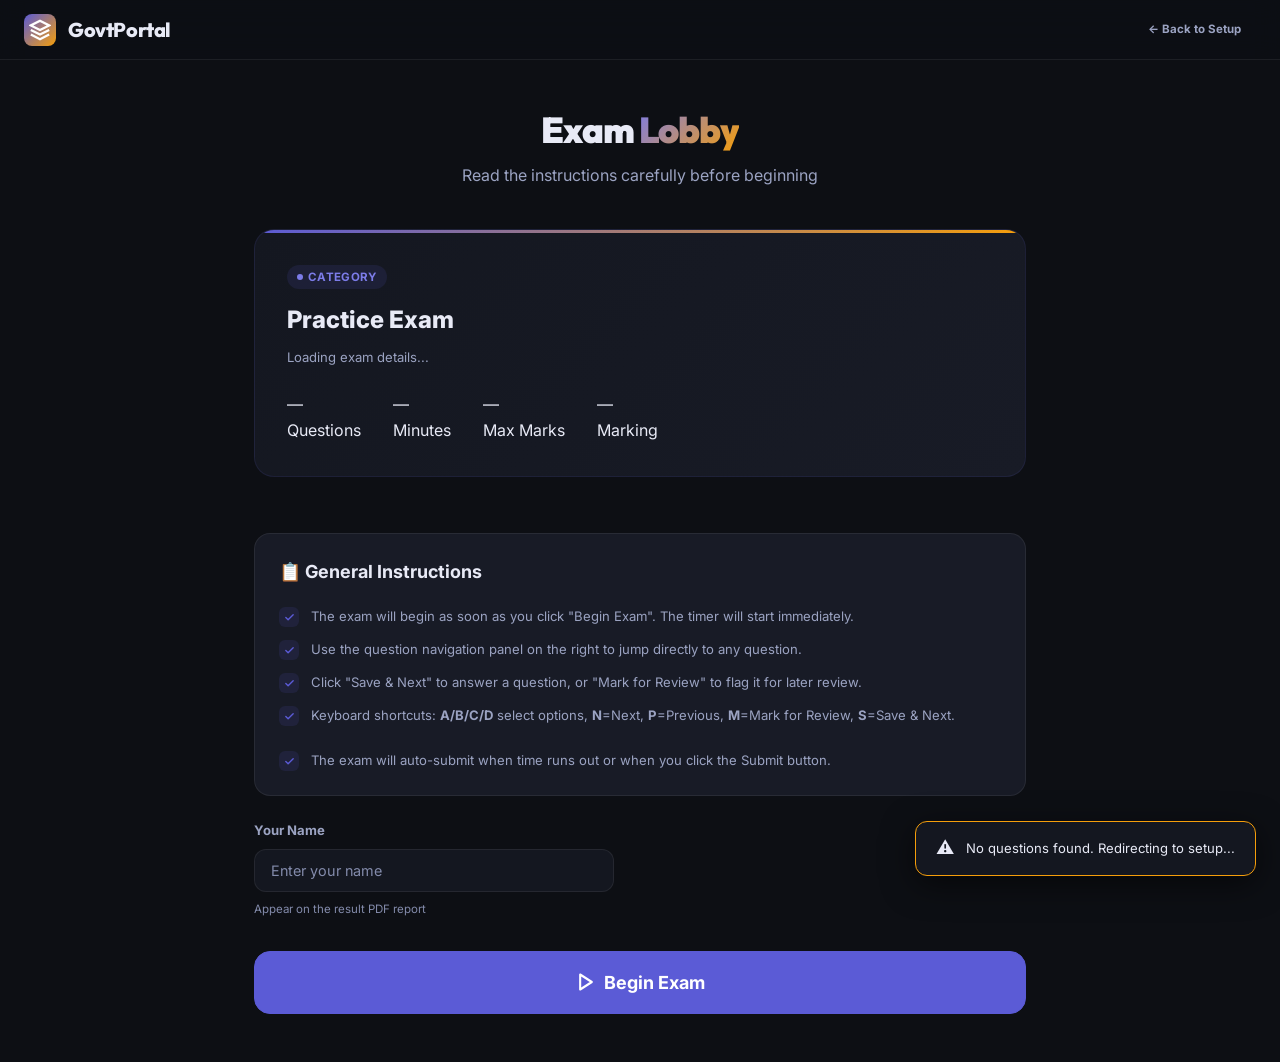
<file: exam-lobby.html>
<!DOCTYPE html>
<html lang="en">
<head>
<meta charset="UTF-8">
<meta name="viewport" content="width=device-width, initial-scale=1.0, viewport-fit=cover">
<title>Exam Lobby — GovTPortal</title>
<link rel="icon" type="image/svg+xml" href="favicon.svg">
<meta name="theme-color" content="#0d0f14">
<meta name="color-scheme" content="dark">
<meta name="description" content="Review exam instructions and candidate details before starting your GovTPortal practice test.">
<link rel="preconnect" href="https://fonts.googleapis.com">
<link rel="preconnect" href="https://fonts.gstatic.com" crossorigin>
<link href="https://fonts.googleapis.com/css2?family=Inter:wght@300;400;500;600;700;800;900&family=Outfit:wght@500;700;800;900&family=JetBrains+Mono:wght@400;500&display=swap" rel="stylesheet">
<link rel="stylesheet" href="css/design-system.css">
<link rel="stylesheet" href="css/components.css">
<link rel="stylesheet" href="css/setup.css">
</head>
<body>
<noscript>
  <div class="noscript-banner">
    <div>
      <p class="noscript-banner__title">JavaScript Required</p>
      <p class="noscript-banner__desc">GovTPortal needs JavaScript enabled to run the exam engine and interactive tools. Please enable JavaScript in your browser settings and reload the page.</p>
    </div>
  </div>
</noscript>
<nav class="navbar">
  <a href="index.html" class="navbar__logo">
    <div class="navbar__logo-mark">
      <svg viewBox="0 0 24 24" fill="none" stroke="white" stroke-width="2.5"><path d="M12 2L2 7l10 5 10-5-10-5z"/><path d="M2 17l10 5 10-5"/><path d="M2 12l10 5 10-5"/></svg>
    </div>
    <span class="navbar__brand">Govt<span>Portal</span></span>
  </a>
  <div class="navbar__actions">
    <a href="exam-setup.html" class="btn btn-ghost btn-sm">← Back to Setup</a>
  </div>
</nav>

<main class="lobby-page">
  <div class="lobby-container">
    <div class="lobby-header">
      <h1 class="lobby-title">Exam <span class="gradient-text">Lobby</span></h1>
      <p style="color:var(--c-text-secondary)">Read the instructions carefully before beginning</p>
    </div>

    <!-- Exam summary card -->
    <div class="lobby-exam-card">
      <div class="badge badge-primary badge-dot" style="margin-bottom:var(--sp-3)" id="lobby-category">Category</div>
      <div class="lobby-exam-title" id="lobby-title">Practice Exam</div>
      <div class="lobby-exam-meta" id="lobby-meta">Loading exam details...</div>
      <div class="lobby-stats-row stagger">
        <div class="hero__stat">
          <div class="hero__stat-value" id="lobby-qcount">—</div>
          <div class="hero__stat-label">Questions</div>
        </div>
        <div class="hero__stat">
          <div class="hero__stat-value" id="lobby-duration">—</div>
          <div class="hero__stat-label">Minutes</div>
        </div>
        <div class="hero__stat">
          <div class="hero__stat-value" id="lobby-maxmarks">—</div>
          <div class="hero__stat-label">Max Marks</div>
        </div>
        <div class="hero__stat">
          <div class="hero__stat-value" id="lobby-marks-scheme">—</div>
          <div class="hero__stat-label">Marking</div>
        </div>
      </div>
    </div>

    <!-- Active features -->
    <div class="lobby-badges" id="lobby-badges"></div>

    <!-- Instructions -->
    <div class="instructions-card">
      <div class="instructions-title">📋 General Instructions</div>
      <div class="instruction-list">
        <div class="instruction-item">
          <div class="instruction-item__icon"><svg width="11" height="11" viewBox="0 0 24 24" fill="none" stroke="var(--c-primary)" stroke-width="3" stroke-linecap="round" stroke-linejoin="round"><polyline points="20 6 9 17 4 12"/></svg></div>
          <span>The exam will begin as soon as you click "Begin Exam". The timer will start immediately.</span>
        </div>
        <div class="instruction-item">
          <div class="instruction-item__icon"><svg width="11" height="11" viewBox="0 0 24 24" fill="none" stroke="var(--c-primary)" stroke-width="3" stroke-linecap="round" stroke-linejoin="round"><polyline points="20 6 9 17 4 12"/></svg></div>
          <span>Use the question navigation panel on the right to jump directly to any question.</span>
        </div>
        <div class="instruction-item">
          <div class="instruction-item__icon"><svg width="11" height="11" viewBox="0 0 24 24" fill="none" stroke="var(--c-primary)" stroke-width="3" stroke-linecap="round" stroke-linejoin="round"><polyline points="20 6 9 17 4 12"/></svg></div>
          <span>Click "Save & Next" to answer a question, or "Mark for Review" to flag it for later review.</span>
        </div>
        <div class="instruction-item">
          <div class="instruction-item__icon"><svg width="11" height="11" viewBox="0 0 24 24" fill="none" stroke="var(--c-primary)" stroke-width="3" stroke-linecap="round" stroke-linejoin="round"><polyline points="20 6 9 17 4 12"/></svg></div>
          <span>Keyboard shortcuts: <strong>A/B/C/D</strong> select options, <strong>N</strong>=Next, <strong>P</strong>=Previous, <strong>M</strong>=Mark for Review, <strong>S</strong>=Save & Next.</span>
        </div>
        <div class="instruction-item" id="anticheat-instruction"></div>
        <div class="instruction-item">
          <div class="instruction-item__icon"><svg width="11" height="11" viewBox="0 0 24 24" fill="none" stroke="var(--c-primary)" stroke-width="3" stroke-linecap="round" stroke-linejoin="round"><polyline points="20 6 9 17 4 12"/></svg></div>
          <span>The exam will auto-submit when time runs out or when you click the Submit button.</span>
        </div>
      </div>
    </div>

    <!-- Candidate name (if not set) -->
    <div class="lobby-candidate" id="candidate-section">
      <div class="form-group" style="max-width:360px">
        <label class="form-label">Your Name</label>
        <input type="text" class="input" id="candidate-name" placeholder="Enter your name">
        <span class="form-hint">Appear on the result PDF report</span>
      </div>
    </div>

    <!-- Begin Button -->
    <button class="btn btn-primary btn-xl lobby-begin-btn" id="begin-btn" onclick="beginExam()">
      <svg width="20" height="20" viewBox="0 0 24 24" fill="none" stroke="currentColor" stroke-width="2.5" stroke-linecap="round" stroke-linejoin="round"><polygon points="5 3 19 12 5 21 5 3"/></svg>
      Begin Exam
    </button>
  </div>
</main>

<script src="js/core/store.js"></script>
<script src="js/core/utils.js"></script>
<script>
(function() {
  const cfg = Store.getConfig();
  const qs  = Store.getQuestions();

  if (!qs.length) {
    toast('No questions found. Redirecting to setup...', 'warn');
    setTimeout(() => window.location.href = 'exam-setup.html', 2000);
    return;
  }

  // Populate exam info
  document.getElementById('lobby-title').textContent    = cfg.examTitle;
  document.getElementById('lobby-category').textContent = cfg.category || 'Practice';
  document.getElementById('lobby-meta').textContent     = cfg.year ? `${cfg.category} ${cfg.subcategory || ''} • ${cfg.year}` : 'Custom Exam';
  document.getElementById('lobby-qcount').textContent   = qs.length;
  document.getElementById('lobby-duration').textContent = cfg.duration;
  document.getElementById('lobby-maxmarks').textContent = cfg.totalMarks || qs.length * cfg.marksCorrect;
  document.getElementById('lobby-marks-scheme').textContent = `+${cfg.marksCorrect}/-${cfg.marksNegative}`;

  // Pre-fill name
  if (cfg.candidateName) {
    document.getElementById('candidate-name').value = cfg.candidateName;
  }

  // Feature badges
  const badges = document.getElementById('lobby-badges');
  const features = [
    { active: cfg.antiCheat,    label: 'Anti-Cheat ON',    type: 'danger' },
    { active: !cfg.antiCheat,   label: 'Anti-Cheat OFF',   type: 'neutral' },
    { active: cfg.calculator,   label: 'Calculator ON',    type: 'success' },
    { active: cfg.tabSwitchWarn,label: 'Tab Warning ON',   type: 'warn' },
    { active: cfg.keyboardNav,  label: 'Keyboard Nav ON',  type: 'info' },
  ].filter(f => f.active);
  badges.innerHTML = features.map(f =>
    `<span class="badge badge-${f.type}">${f.label}</span>`
  ).join('');

  // Anti-cheat instruction
  const acEl = document.getElementById('anticheat-instruction');
  if (cfg.antiCheat) {
    acEl.innerHTML = `
      <div class="instruction-item__icon"><svg width="11" height="11" viewBox="0 0 24 24" fill="none" stroke="var(--c-danger-light)" stroke-width="3" stroke-linecap="round" stroke-linejoin="round"><path d="M10.29 3.86 1.82 18a2 2 0 0 0 1.71 3h16.94a2 2 0 0 0 1.71-3L13.71 3.86a2 2 0 0 0-3.42 0z"/><line x1="12" y1="9" x2="12" y2="13"/><line x1="12" y1="17" x2="12.01" y2="17"/></svg></div>
      <span><strong style="color:var(--c-danger-light)">Anti-Cheat Active:</strong> The exam will enter fullscreen. Switching tabs or exiting fullscreen will count as a violation. ${cfg.violationLimit || 3} violations will auto-submit the exam.</span>`;
  } else {
    acEl.innerHTML = `
      <div class="instruction-item__icon"><svg width="11" height="11" viewBox="0 0 24 24" fill="none" stroke="var(--c-success-light)" stroke-width="3" stroke-linecap="round" stroke-linejoin="round"><polyline points="20 6 9 17 4 12"/></svg></div>
      <span><strong style="color:var(--c-success-light)">Relaxed Mode:</strong> Anti-cheat is disabled. You can switch tabs and exit fullscreen freely.</span>`;
  }

  window.beginExam = function() {
    const name = document.getElementById('candidate-name').value.trim();
    if (!name) { toast('Please enter your name', 'warn'); document.getElementById('candidate-name').focus(); return; }
    Store.setConfig({ candidateName: name });
    Store.clearExamState();
    Store.setSession({ startTime: Date.now() });
    window.location.href = 'exam.html';
  };
})();
</script>
</body>
</html>
</file>
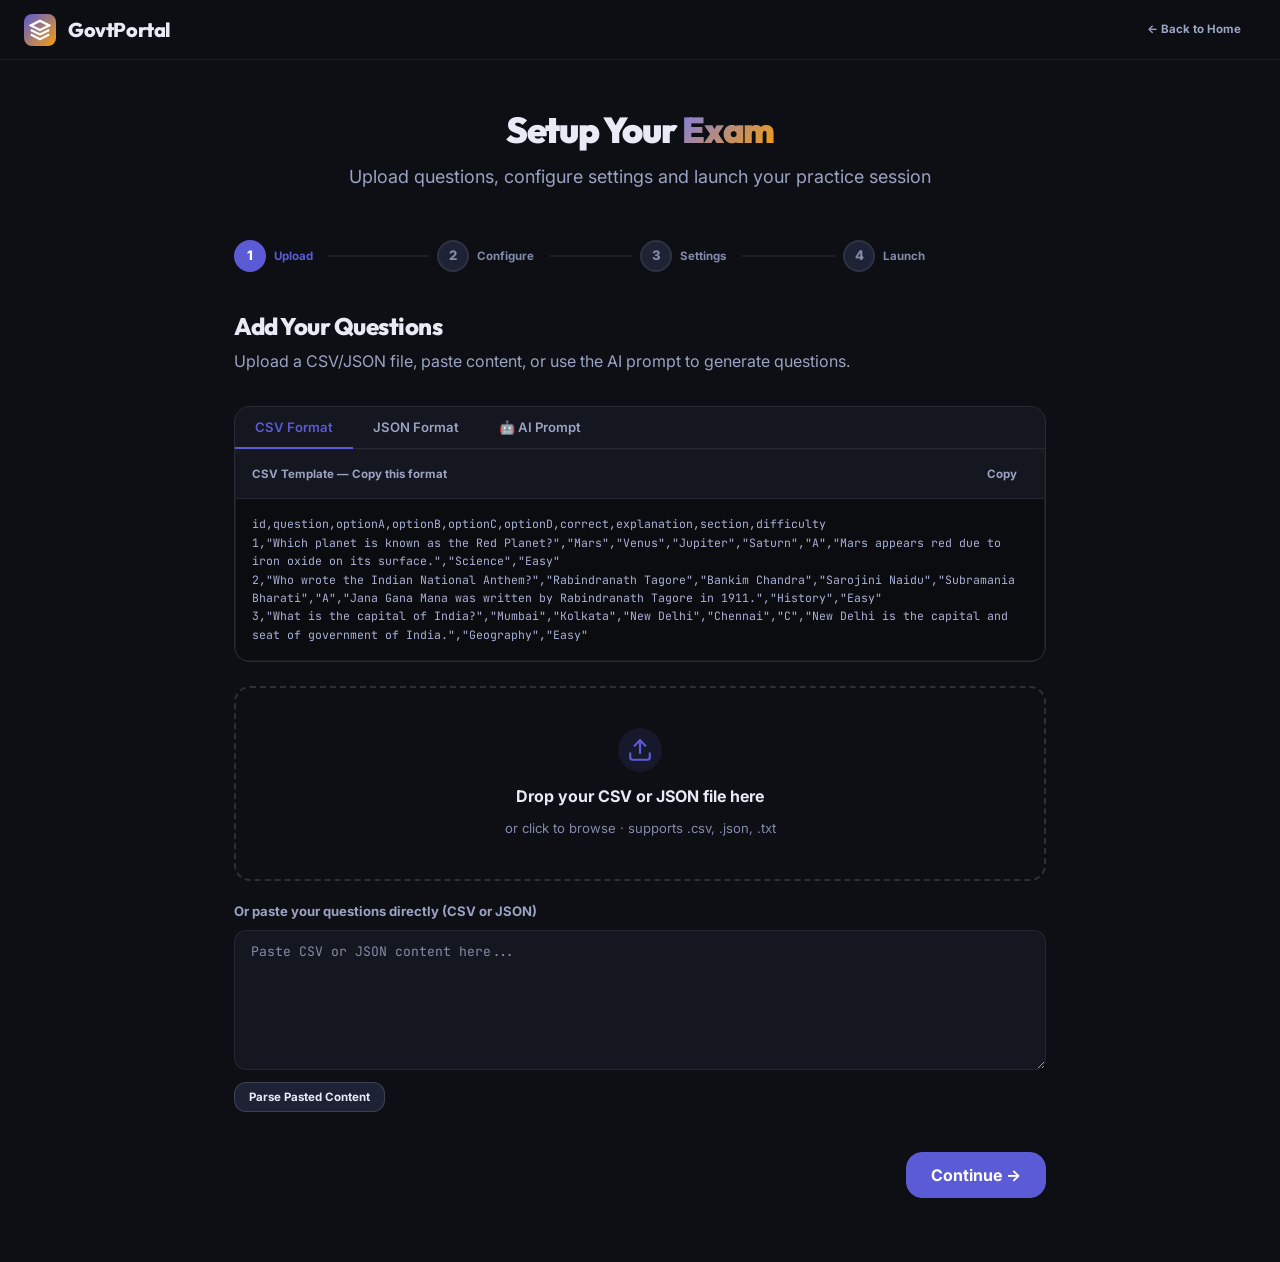
<file: exam-setup.html>
<!DOCTYPE html>
<html lang="en">
<head>
<meta charset="UTF-8">
<meta name="viewport" content="width=device-width, initial-scale=1.0, viewport-fit=cover">
<title>Exam Setup — GovTPortal</title>
<link rel="icon" type="image/svg+xml" href="favicon.svg">
<meta name="theme-color" content="#0d0f14">
<meta name="color-scheme" content="dark">
<meta name="description" content="Upload questions, configure your exam and launch a practice session.">
<link rel="preconnect" href="https://fonts.googleapis.com">
<link rel="preconnect" href="https://fonts.gstatic.com" crossorigin>
<link href="https://fonts.googleapis.com/css2?family=Inter:wght@300;400;500;600;700;800;900&family=Outfit:wght@500;700;800;900&family=JetBrains+Mono:wght@400;500&display=swap" rel="stylesheet">
<link rel="stylesheet" href="css/design-system.css">
<link rel="stylesheet" href="css/components.css">
<link rel="stylesheet" href="css/setup.css">
</head>
<body>
<noscript>
  <div class="noscript-banner">
    <div>
      <p class="noscript-banner__title">JavaScript Required</p>
      <p class="noscript-banner__desc">GovTPortal needs JavaScript enabled to run the exam engine and interactive tools. Please enable JavaScript in your browser settings and reload the page.</p>
    </div>
  </div>
</noscript>
<nav class="navbar">
  <a href="index.html" class="navbar__logo">
    <div class="navbar__logo-mark">
      <svg viewBox="0 0 24 24" fill="none" stroke="white" stroke-width="2.5"><path d="M12 2L2 7l10 5 10-5-10-5z"/><path d="M2 17l10 5 10-5"/><path d="M2 12l10 5 10-5"/></svg>
    </div>
    <span class="navbar__brand">Govt<span>Portal</span></span>
  </a>
  <div class="navbar__actions">
    <a href="index.html" class="btn btn-ghost btn-sm">← Back to Home</a>
  </div>
</nav>

<main class="setup-page">
  <div class="setup-container">
    <div class="setup-header">
      <h1 class="setup-header__title">Setup Your <span class="gradient-text">Exam</span></h1>
      <p class="setup-header__desc">Upload questions, configure settings and launch your practice session</p>
    </div>

    <!-- Stepper -->
    <div class="stepper" id="stepper">
      <div class="step active" data-step="0"><div class="step__dot">1</div><div class="step__label">Upload</div></div>
      <div class="step" data-step="1"><div class="step__dot">2</div><div class="step__label">Configure</div></div>
      <div class="step" data-step="2"><div class="step__dot">3</div><div class="step__label">Settings</div></div>
      <div class="step" data-step="3"><div class="step__dot">4</div><div class="step__label">Launch</div></div>
    </div>

    <!-- ── STEP 1: UPLOAD ── -->
    <div class="setup-step active" id="step-0">
      <h2 class="setup-step__title">Add Your Questions</h2>
      <p class="setup-step__desc">Upload a CSV/JSON file, paste content, or use the AI prompt to generate questions.</p>

      <!-- Format box with tabs -->
      <div class="format-box">
        <div class="format-box__tabs" role="tablist" aria-label="Question format">
          <button class="format-tab-btn active" data-tab="csv" role="tab" aria-selected="true" aria-controls="tab-csv" id="tabbtn-csv">CSV Format</button>
          <button class="format-tab-btn" data-tab="json" role="tab" aria-selected="false" aria-controls="tab-json" id="tabbtn-json" tabindex="-1">JSON Format</button>
          <button class="format-tab-btn" data-tab="ai" role="tab" aria-selected="false" aria-controls="tab-ai" id="tabbtn-ai" tabindex="-1">🤖 AI Prompt</button>
        </div>

        <div class="format-tab-content active" id="tab-csv" role="tabpanel" aria-labelledby="tabbtn-csv">
          <div class="code-box">
            <div class="code-box__header">
              <span class="code-box__title">CSV Template — Copy this format</span>
              <button class="btn btn-ghost btn-xs" onclick="copyCSVTemplate()">Copy</button>
            </div>
            <pre id="csv-template-pre"></pre>
          </div>
        </div>

        <div class="format-tab-content" id="tab-json" role="tabpanel" aria-labelledby="tabbtn-json">
          <div class="code-box">
            <div class="code-box__header">
              <span class="code-box__title">JSON Template — Copy this format</span>
              <button class="btn btn-ghost btn-xs" onclick="copyJSONTemplate()">Copy</button>
            </div>
            <pre id="json-template-pre"></pre>
          </div>
        </div>

        <div class="format-tab-content" id="tab-ai" role="tabpanel" aria-labelledby="tabbtn-ai">
          <div class="prompt-box">
            <p style="font-size:var(--ts-sm);color:var(--c-text-secondary);margin-bottom:var(--sp-3)">Choose a prompt template and copy it to Gemini or ChatGPT:</p>

            <!-- Prompt selector -->
            <div class="tab-group" style="margin-bottom:var(--sp-4)">
              <button class="tab-btn active" data-prompt="upsc" onclick="setPrompt('upsc')">UPSC GS</button>
              <button class="tab-btn" data-prompt="ssc" onclick="setPrompt('ssc')">SSC CGL</button>
              <button class="tab-btn" data-prompt="Railway" onclick="setPrompt('railway')">Railway</button>
              <button class="tab-btn" data-prompt="custom" onclick="setPrompt('custom')">Custom</button>
            </div>

            <textarea class="prompt-textarea" id="ai-prompt-area" readonly></textarea>

            <div class="prompt-actions">
              <button class="btn btn-secondary btn-sm" onclick="copyPrompt()">
                <svg width="14" height="14" viewBox="0 0 24 24" fill="none" stroke="currentColor" stroke-width="2.5" stroke-linecap="round" stroke-linejoin="round"><rect x="9" y="9" width="13" height="13" rx="2"/><path d="M5 15H4a2 2 0 0 1-2-2V4a2 2 0 0 1 2-2h9a2 2 0 0 1 2 2v1"/></svg>
                Copy Prompt
              </button>
              <button class="btn btn-gemini btn-sm" onclick="openGemini()">
                <svg width="14" height="14" viewBox="0 0 24 24" fill="none" stroke="currentColor" stroke-width="2" stroke-linecap="round" stroke-linejoin="round"><circle cx="12" cy="12" r="10"/><path d="m9 12 2 2 4-4"/></svg>
                Open Gemini
              </button>
              <button class="btn btn-chatgpt btn-sm" onclick="openChatGPT()">
                <svg width="14" height="14" viewBox="0 0 24 24" fill="none" stroke="currentColor" stroke-width="2" stroke-linecap="round" stroke-linejoin="round"><circle cx="12" cy="12" r="10"/><path d="M8 12h8M12 8v8"/></svg>
                Open ChatGPT
              </button>
            </div>
          </div>
        </div>
      </div>

      <!-- Drop zone -->
      <div class="drop-zone" id="drop-zone">
        <input type="file" id="file-input" accept=".csv,.json,.txt">
        <div class="drop-zone__icon">
          <svg width="26" height="26" viewBox="0 0 24 24" fill="none" stroke="var(--c-primary)" stroke-width="2" stroke-linecap="round" stroke-linejoin="round"><path d="M21 15v4a2 2 0 0 1-2 2H5a2 2 0 0 1-2-2v-4"/><polyline points="17 8 12 3 7 8"/><line x1="12" y1="3" x2="12" y2="15"/></svg>
        </div>
        <div class="drop-zone__title">Drop your CSV or JSON file here</div>
        <p class="drop-zone__hint">or click to browse · supports .csv, .json, .txt</p>
      </div>

      <!-- Or paste -->
      <div style="margin-top:var(--sp-5)">
        <div class="form-group">
          <label class="form-label">Or paste your questions directly (CSV or JSON)</label>
          <textarea class="textarea" id="paste-area" placeholder="Paste CSV or JSON content here..." style="min-height:140px; font-family:var(--font-mono); font-size:var(--ts-sm)"></textarea>
        </div>
        <button class="btn btn-secondary btn-sm" style="margin-top:var(--sp-3)" onclick="parsePasted()">Parse Pasted Content</button>
      </div>

      <!-- Parse result -->
      <div class="parsed-preview hidden" id="parsed-preview">
        <div class="parsed-preview__header">
          <div class="badge badge-success badge-dot" id="parsed-status">Questions Loaded</div>
          <button class="btn btn-ghost btn-xs" onclick="clearParsed()">Clear</button>
        </div>
        <div class="parsed-preview__stat-row">
          <div class="parsed-stat">
            <div class="parsed-stat__val" id="parsed-count">0</div>
            <div class="parsed-stat__key">Questions</div>
          </div>
          <div class="parsed-stat">
            <div class="parsed-stat__val" id="parsed-sections">0</div>
            <div class="parsed-stat__key">Sections</div>
          </div>
          <div class="parsed-stat">
            <div class="parsed-stat__val" id="parsed-warnings">0</div>
            <div class="parsed-stat__key">Warnings</div>
          </div>
        </div>
        <div class="progress-bar"><div class="progress-bar__fill gradient" id="parsed-bar" style="width:100%"></div></div>
      </div>

      <div class="error-list hidden" id="error-list">
        <div class="error-list__title">⚠ Parse Errors (Fix these before continuing)</div>
        <div id="error-items"></div>
      </div>
    </div>

    <!-- ── STEP 2: CONFIGURE ── -->
    <div class="setup-step" id="step-1">
      <h2 class="setup-step__title">Configure Exam Parameters</h2>
      <p class="setup-step__desc">Match the settings to your target exam's marking scheme.</p>

      <div class="form-group" style="margin-bottom:var(--sp-6)">
        <label class="form-label">Exam Title</label>
        <input type="text" class="input" id="cfg-title" placeholder="e.g. UPSC CSE Mock Test 2024" value="Practice Exam">
      </div>

      <div class="config-grid">
        <div class="form-group">
          <label class="form-label">Total Duration (minutes)</label>
          <input type="number" class="input" id="cfg-duration" value="60" min="5" max="360">
          <span class="form-hint">For UPSC CSE: 120 min, SSC CGL: 60 min, Railway: 90 min</span>
        </div>
        <div class="form-group">
          <label class="form-label">Total Marks</label>
          <input type="number" class="input" id="cfg-total-marks" value="100" min="1">
        </div>
        <div class="form-group">
          <label class="form-label">Marks per Correct Answer</label>
          <input type="number" class="input" id="cfg-correct" value="4" min="1" step="0.5">
        </div>
        <div class="form-group">
          <label class="form-label">Negative Marking (per wrong)</label>
          <input type="number" class="input" id="cfg-negative" value="1" min="0" step="0.25">
          <span class="form-hint">Enter 0 for no negative marking</span>
        </div>
      </div>
    </div>

    <!-- ── STEP 3: SETTINGS ── -->
    <div class="setup-step" id="step-2">
      <h2 class="setup-step__title">Exam Settings</h2>
      <p class="setup-step__desc">Configure optional features for your practice session.</p>

      <div class="settings-list">
        <div class="settings-item">
          <div class="settings-item__left">
            <div class="settings-item__title">Anti-Cheat System</div>
            <div class="settings-item__desc">Fullscreen enforcement, tab switch detection, keyboard block. Simulates real exam conditions.</div>
          </div>
          <label class="toggle"><input type="checkbox" id="cfg-anticheat" checked><div class="toggle__track"><div class="toggle__thumb"></div></div></label>
        </div>
        <div class="settings-item">
          <div class="settings-item__left">
            <div class="settings-item__title">Tab Switch Warning</div>
            <div class="settings-item__desc">Show warning when you switch to another tab or window during exam.</div>
          </div>
          <label class="toggle"><input type="checkbox" id="cfg-tabswitch" checked><div class="toggle__track"><div class="toggle__thumb"></div></div></label>
        </div>
        <div class="settings-item">
          <div class="settings-item__left">
            <div class="settings-item__title">Scientific Calculator</div>
            <div class="settings-item__desc">Optional draggable calculator overlay. Useful for quantitative exams (Railway, Banking).</div>
          </div>
          <label class="toggle"><input type="checkbox" id="cfg-calculator"><div class="toggle__track"><div class="toggle__thumb"></div></div></label>
        </div>
        <div class="settings-item">
          <div class="settings-item__left">
            <div class="settings-item__title">Keyboard Navigation</div>
            <div class="settings-item__desc">Use A/B/C/D to select, N=Next, P=Previous, M=Mark for Review keys during exam.</div>
          </div>
          <label class="toggle"><input type="checkbox" id="cfg-keyboard" checked><div class="toggle__track"><div class="toggle__thumb"></div></div></label>
        </div>
        <div class="settings-item">
          <div class="settings-item__left">
            <div class="settings-item__title">Warn-Only Mode</div>
            <div class="settings-item__desc">Show warnings for violations but don't auto-submit. Good for relaxed practice sessions.</div>
          </div>
          <label class="toggle"><input type="checkbox" id="cfg-warnonly"><div class="toggle__track"><div class="toggle__thumb"></div></div></label>
        </div>
      </div>
    </div>

    <!-- ── STEP 4: LAUNCH ── -->
    <div class="setup-step" id="step-3">
      <h2 class="setup-step__title">Ready to Launch</h2>
      <p class="setup-step__desc">Review your exam summary and enter candidate name to begin.</p>

      <div class="form-group" style="margin-bottom:var(--sp-6)">
        <label class="form-label">Your Name</label>
        <input type="text" class="input" id="candidate-name" placeholder="Enter your name" style="max-width:400px">
      </div>

      <div class="launch-summary">
        <div class="launch-summary__title" id="launch-title">Practice Exam</div>
        <div class="launch-summary__grid">
          <div class="launch-summary__item">
            <div class="launch-summary__label">Questions</div>
            <div class="launch-summary__value" id="launch-qcount">—</div>
          </div>
          <div class="launch-summary__item">
            <div class="launch-summary__label">Duration</div>
            <div class="launch-summary__value" id="launch-duration">—</div>
          </div>
          <div class="launch-summary__item">
            <div class="launch-summary__label">Marks Scheme</div>
            <div class="launch-summary__value" id="launch-marks">—</div>
          </div>
          <div class="launch-summary__item">
            <div class="launch-summary__label">Total Marks</div>
            <div class="launch-summary__value" id="launch-total-marks">—</div>
          </div>
          <div class="launch-summary__item">
            <div class="launch-summary__label">Anti-Cheat</div>
            <div class="launch-summary__value" id="launch-anticheat">—</div>
          </div>
          <div class="launch-summary__item">
            <div class="launch-summary__label">Calculator</div>
            <div class="launch-summary__value" id="launch-calc">—</div>
          </div>
        </div>
      </div>
    </div>

    <!-- Navigation buttons -->
    <div style="display:flex; justify-content:space-between; margin-top:var(--sp-10);">
      <button class="btn btn-secondary btn-lg" id="btn-prev" onclick="prevStep()" style="display:none">← Previous</button>
      <div style="flex:1"></div>
      <button class="btn btn-primary btn-lg" id="btn-next" onclick="nextStep()">
        Continue →
      </button>
    </div>
  </div>
</main>

<div id="toast-container" class="toast-container"></div>

<script src="js/core/store.js"></script>
<script src="js/core/utils.js"></script>
<script src="js/features/parser.js"></script>
<script>
(function() {
  let currentStep = 0;
  let parsedQuestions = [];

  // ── Init ──
  initNavbarScroll();

  // Load templates
  document.getElementById('csv-template-pre').textContent = Parser.CSV_TEMPLATE;
  document.getElementById('json-template-pre').textContent = Parser.JSON_TEMPLATE;

  // ── Format tabs ──
  document.querySelectorAll('.format-tab-btn').forEach(btn => {
    btn.addEventListener('click', () => {
      document.querySelectorAll('.format-tab-btn').forEach(b => {
        b.classList.remove('active');
        b.setAttribute('aria-selected', 'false');
        b.tabIndex = -1;
      });
      btn.classList.add('active');
      btn.setAttribute('aria-selected', 'true');
      btn.tabIndex = 0;
      document.querySelectorAll('.format-tab-content').forEach(c => c.classList.remove('active'));
      document.getElementById('tab-' + btn.dataset.tab).classList.add('active');
    });
  });

  // ── AI Prompts ──
  const PROMPTS = {
    upsc: `HERE IS MY STUDY MATERIAL (paste below):

[PASTE YOUR STUDY MATERIAL HERE]

YOUR TASK IS TO GIVE ME QUESTIONS BASED ON THIS MATERIAL.

INSTRUCTIONS:
• Generate 25 MCQ questions for UPSC CSE Prelims General Studies
• Each question must have exactly 4 options (A, B, C, D)
• Include the correct answer and a 1-2 line explanation
• Topics: History, Polity, Geography, Economy, Environment
• DOUBLE-CHECK all questions for factual accuracy before generating

OUTPUT FORMAT (CSV):
id,question,optionA,optionB,optionC,optionD,correct,explanation,section,difficulty

Also generate as JSON array if you can.`,

    ssc: `HERE IS MY STUDY MATERIAL (paste below):

[PASTE YOUR STUDY MATERIAL HERE]

YOUR TASK IS TO GIVE ME QUESTIONS BASED ON THIS MATERIAL.

INSTRUCTIONS:
• Generate 30 MCQ questions for SSC CGL General Awareness
• Each question must have exactly 4 options (A, B, C, D)
• Include correct answer and short explanation
• Topics: GK, Science, History, Polity, Economy, Current Affairs
• Difficulty level: Mixed (Easy 40%, Medium 40%, Hard 20%)
• DOUBLE-CHECK all facts before generating

OUTPUT FORMAT (CSV):
id,question,optionA,optionB,optionC,optionD,correct,explanation,section,difficulty`,

    railway: `HERE IS MY STUDY MATERIAL (paste below):

[PASTE YOUR STUDY MATERIAL HERE]

YOUR TASK IS TO GIVE ME QUESTIONS BASED ON THIS MATERIAL.

INSTRUCTIONS:
• Generate 30 MCQ questions for RRB Group D / NTPC
• Topics: Mathematics (35%), Science (35%), GK (20%), Railway GK (10%)
• Standard: 10th grade level for Science/Math
• Include correct answer with solution steps for Math questions
• DOUBLE-CHECK all calculations and facts

OUTPUT FORMAT (CSV):
id,question,optionA,optionB,optionC,optionD,correct,explanation,section,difficulty`,

    custom: `HERE IS MY STUDY MATERIAL:

[PASTE YOUR STUDY MATERIAL HERE]

YOUR TASK IS TO GIVE ME {NUMBER} MCQ QUESTIONS FOR MY {YOUR EXAM NAME} EXAM.

INSTRUCTIONS:
• Each question must have exactly 4 options (A, B, C, D)
• Include the correct answer key (A/B/C/D)
• Add a brief explanation for each answer
• DOUBLE-ANALYZE each question for any errors
• Ensure questions match the exam pattern and difficulty

GENERATE IN THIS CSV FORMAT:
id,question,optionA,optionB,optionC,optionD,correct,explanation,section,difficulty

IF YOU CAN SEND A FILE — SEND THAT TOO, PLUS THE CSV FORMAT BELOW FOR COPY-PASTE.`,
  };

  let currentPrompt = 'upsc';
  document.getElementById('ai-prompt-area').value = PROMPTS.upsc;

  window.setPrompt = function(key) {
    currentPrompt = key;
    document.getElementById('ai-prompt-area').value = PROMPTS[key];
    document.querySelectorAll('[data-prompt]').forEach(b => b.classList.toggle('active', b.dataset.prompt === key));
  };
  window.copyPrompt = () => copyText(document.getElementById('ai-prompt-area').value, 'Prompt copied!');
  window.openGemini = () => {
    copyText(document.getElementById('ai-prompt-area').value, 'Prompt copied — paste in Gemini');
    setTimeout(() => window.open('https://gemini.google.com', '_blank'), 500);
  };
  window.openChatGPT = () => {
    copyText(document.getElementById('ai-prompt-area').value, 'Prompt copied — paste in ChatGPT');
    setTimeout(() => window.open('https://chatgpt.com', '_blank'), 500);
  };
  window.copyCSVTemplate = () => copyText(Parser.CSV_TEMPLATE, 'CSV template copied!');
  window.copyJSONTemplate = () => copyText(Parser.JSON_TEMPLATE, 'JSON template copied!');

  // ── File drop ──
  const dropZone = document.getElementById('drop-zone');
  const fileInput = document.getElementById('file-input');

  dropZone.addEventListener('dragover', e => { e.preventDefault(); dropZone.classList.add('drag-over'); });
  dropZone.addEventListener('dragleave', () => dropZone.classList.remove('drag-over'));
  dropZone.addEventListener('drop', e => {
    e.preventDefault();
    dropZone.classList.remove('drag-over');
    const file = e.dataTransfer.files[0];
    if (file) readFile(file);
  });
  fileInput.addEventListener('change', () => {
    if (fileInput.files[0]) readFile(fileInput.files[0]);
  });

  function readFile(file) {
    const reader = new FileReader();
    reader.onload = e => parseRaw(e.target.result, file.name.endsWith('.json') ? 'json' : 'csv');
    reader.readAsText(file);
  }

  window.parsePasted = function() {
    const raw = document.getElementById('paste-area').value.trim();
    if (!raw) { toast('Paste some content first', 'warn'); return; }
    parseRaw(raw);
  };

  function parseRaw(raw, hint) {
    const result = Parser.parse(raw, hint);
    const errorList = document.getElementById('error-list');
    const errorItems = document.getElementById('error-items');

    if (result.errors.length > 0) {
      errorList.classList.remove('hidden');
      errorItems.innerHTML = result.errors.map(e => `<div class="error-item">• ${e}</div>`).join('');
    } else {
      errorList.classList.add('hidden');
    }

    if (result.questions.length > 0) {
      parsedQuestions = result.questions;
      Store.setQuestions(parsedQuestions);
      const sections = Parser.getSections(parsedQuestions);
      document.getElementById('parsed-count').textContent = parsedQuestions.length;
      document.getElementById('parsed-sections').textContent = sections.length;
      document.getElementById('parsed-warnings').textContent = result.warnings.length;
      document.getElementById('parsed-preview').classList.remove('hidden');
      toast(`Loaded ${parsedQuestions.length} questions successfully!`, 'success');
    } else if (!result.errors.length) {
      toast('No questions found in the content', 'warn');
    }
  }

  window.clearParsed = function() {
    parsedQuestions = [];
    Store.clearQuestions();
    document.getElementById('parsed-preview').classList.add('hidden');
    document.getElementById('error-list').classList.add('hidden');
    document.getElementById('paste-area').value = '';
    toast('Questions cleared', 'info');
  };

  // ── Stepper ──
  function updateStepper() {
    document.querySelectorAll('.step').forEach((s, i) => {
      s.classList.toggle('active', i === currentStep);
      s.classList.toggle('completed', i < currentStep);
    });
    document.querySelectorAll('.setup-step').forEach((s, i) => {
      s.classList.toggle('active', i === currentStep);
    });
    document.getElementById('btn-prev').style.display = currentStep > 0 ? '' : 'none';
    const btnNext = document.getElementById('btn-next');
    btnNext.textContent = currentStep === 3 ? 'Enter Exam Lobby →' : 'Continue →';
  }

  function validateStep() {
    if (currentStep === 0) {
      const qs = Store.getQuestions();
      if (!qs.length) { toast('Please upload or paste questions first', 'warn'); return false; }
      return true;
    }
    if (currentStep === 3) {
      const name = document.getElementById('candidate-name').value.trim();
      if (!name) { toast('Please enter your name', 'warn'); document.getElementById('candidate-name').focus(); return false; }
    }
    return true;
  }

  function populateLaunchSummary() {
    const qs = Store.getQuestions();
    const title = document.getElementById('cfg-title').value || 'Practice Exam';
    const duration = parseInt(document.getElementById('cfg-duration').value) || 60;
    const correct = parseFloat(document.getElementById('cfg-correct').value) || 4;
    const negative = parseFloat(document.getElementById('cfg-negative').value) || 1;
    const totalMarks = parseFloat(document.getElementById('cfg-total-marks').value) || qs.length * correct;
    const antiCheat = document.getElementById('cfg-anticheat').checked;
    const calc = document.getElementById('cfg-calculator').checked;

    document.getElementById('launch-title').textContent = title;
    document.getElementById('launch-qcount').textContent = qs.length;
    document.getElementById('launch-duration').textContent = duration + ' minutes';
    document.getElementById('launch-marks').textContent = `+${correct} / -${negative}`;
    document.getElementById('launch-total-marks').textContent = totalMarks;
    document.getElementById('launch-anticheat').textContent = antiCheat ? '✅ Enabled' : '❌ Disabled';
    document.getElementById('launch-calc').textContent = calc ? '✅ Enabled' : '❌ Disabled';
  }

  window.nextStep = function() {
    if (!validateStep()) return;

    if (currentStep === 1) {
      // Save config
      Store.setConfig({
        examTitle:      document.getElementById('cfg-title').value || 'Practice Exam',
        duration:       parseInt(document.getElementById('cfg-duration').value) || 60,
        marksCorrect:   parseFloat(document.getElementById('cfg-correct').value) || 4,
        marksNegative:  parseFloat(document.getElementById('cfg-negative').value) || 1,
        totalMarks:     parseFloat(document.getElementById('cfg-total-marks').value) || 100,
      });
    }
    if (currentStep === 2) {
      Store.setConfig({
        antiCheat:     document.getElementById('cfg-anticheat').checked,
        tabSwitchWarn: document.getElementById('cfg-tabswitch').checked,
        calculator:    document.getElementById('cfg-calculator').checked,
        keyboardNav:   document.getElementById('cfg-keyboard').checked,
        warnOnly:      document.getElementById('cfg-warnonly').checked,
      });
    }
    if (currentStep === 3) {
      Store.setConfig({ candidateName: document.getElementById('candidate-name').value.trim() });
      Store.clearExamState();
      window.location.href = 'exam-lobby.html';
      return;
    }

    if (currentStep < 3) {
      currentStep++;
      if (currentStep === 3) populateLaunchSummary();
      updateStepper();
    }
  };

  window.prevStep = function() {
    if (currentStep > 0) { currentStep--; updateStepper(); }
  };

  // Pre-fill from store if returning
  const savedCfg = Store.getConfig();
  if (savedCfg.examTitle !== 'Practice Exam') document.getElementById('cfg-title').value = savedCfg.examTitle;
  document.getElementById('cfg-duration').value = savedCfg.duration;
  document.getElementById('cfg-correct').value = savedCfg.marksCorrect;
  document.getElementById('cfg-negative').value = savedCfg.marksNegative;
  document.getElementById('cfg-anticheat').checked = savedCfg.antiCheat;
  document.getElementById('cfg-calculator').checked = savedCfg.calculator;

  const savedQs = Store.getQuestions();
  if (savedQs.length) {
    parsedQuestions = savedQs;
    document.getElementById('parsed-count').textContent = savedQs.length;
    document.getElementById('parsed-sections').textContent = Parser.getSections(savedQs).length;
    document.getElementById('parsed-warnings').textContent = 0;
    document.getElementById('parsed-preview').classList.remove('hidden');
  }

  updateStepper();
})();
</script>
</body>
</html>
</file>
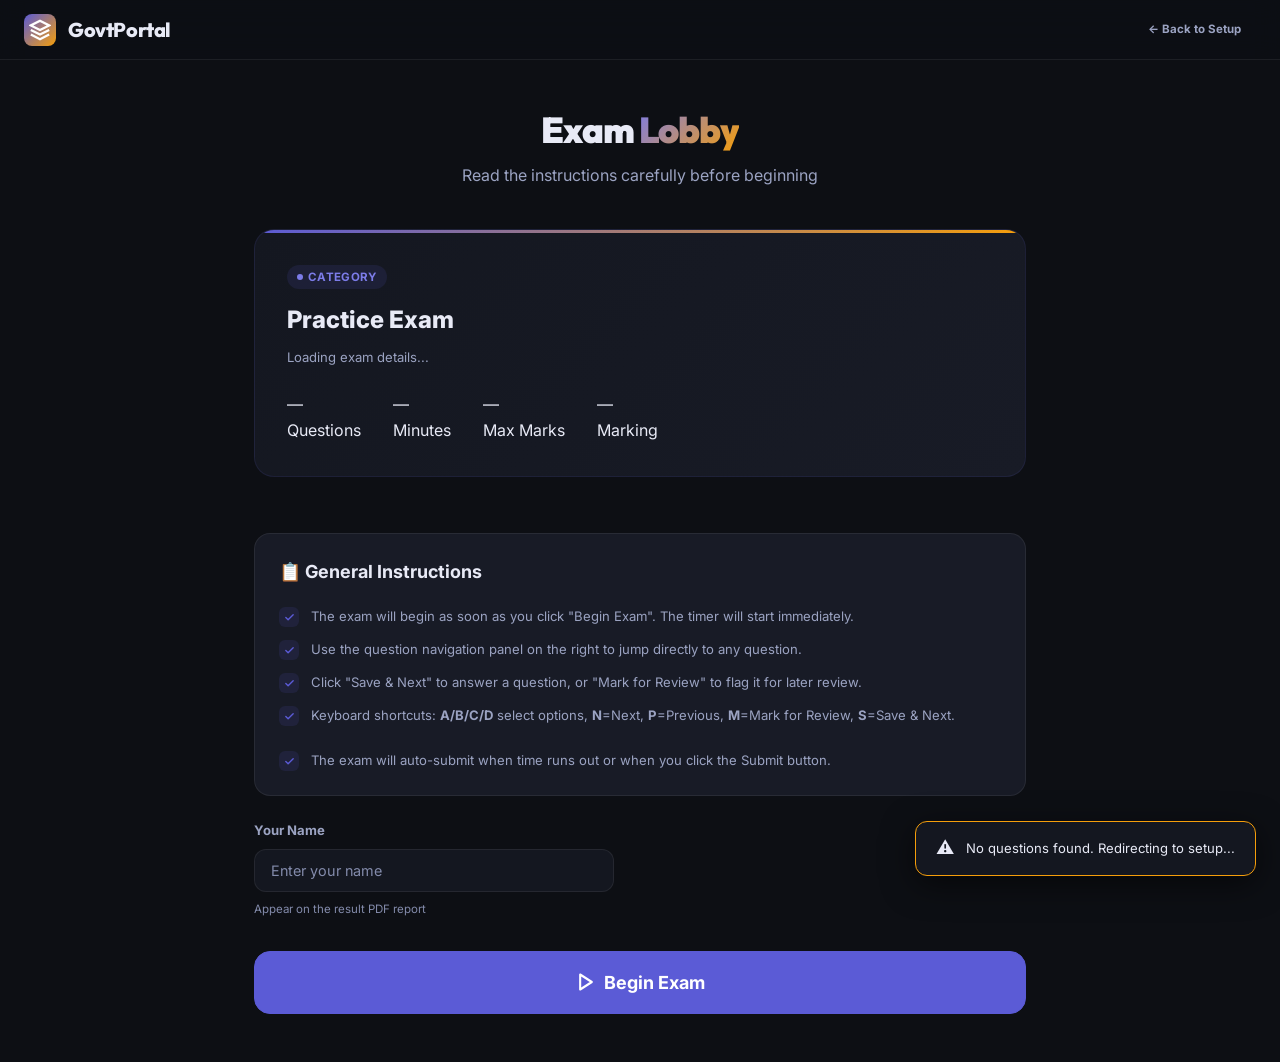
<file: exam.html>
<!DOCTYPE html>
<html lang="en">
<head>
<meta charset="UTF-8">
<meta name="viewport" content="width=device-width, initial-scale=1.0, viewport-fit=cover">
<title>Exam — GovTPortal</title>
<link rel="icon" type="image/svg+xml" href="favicon.svg">
<meta name="theme-color" content="#0d0f14">
<meta name="color-scheme" content="dark">
<meta name="description" content="Take your practice exam in GovTPortal's real CBT interface with timer, anti-cheat and question palette.">
<link rel="preconnect" href="https://fonts.googleapis.com">
<link rel="preconnect" href="https://fonts.gstatic.com" crossorigin>
<link href="https://fonts.googleapis.com/css2?family=Inter:wght@300;400;500;600;700;800;900&family=Outfit:wght@500;700;800;900&family=JetBrains+Mono:wght@400;500&display=swap" rel="stylesheet">
<link rel="stylesheet" href="css/design-system.css">
<link rel="stylesheet" href="css/components.css">
<link rel="stylesheet" href="css/exam.css">
</head>
<body>
<noscript>
  <div class="noscript-banner">
    <div>
      <p class="noscript-banner__title">JavaScript Required</p>
      <p class="noscript-banner__desc">GovTPortal needs JavaScript enabled to run the exam engine and interactive tools. Please enable JavaScript in your browser settings and reload the page.</p>
    </div>
  </div>
</noscript>
<!-- EXAM NAV -->
<div class="exam-nav">
  <div class="exam-nav__brand">Govt<span style="color:var(--c-primary)">Portal</span></div>
  <h1 class="exam-nav__title" id="exam-nav-title">Loading...</h1>
  <div class="exam-nav__timer" id="exam-nav-timer" aria-label="Time remaining">--:--</div>
  <div class="exam-nav__actions">
    <button class="btn btn-secondary btn-sm" id="palette-toggle-btn" onclick="togglePalette()" aria-label="Question palette">
      <svg width="14" height="14" viewBox="0 0 24 24" fill="none" stroke="currentColor" stroke-width="2.5" stroke-linecap="round" stroke-linejoin="round"><rect x="3" y="3" width="7" height="7" rx="1"/><rect x="14" y="3" width="7" height="7" rx="1"/><rect x="3" y="14" width="7" height="7" rx="1"/><rect x="14" y="14" width="7" height="7" rx="1"/></svg>
      <span>Questions</span>
    </button>
    <button class="btn btn-secondary btn-sm" id="calc-toggle-btn" style="display:none" onclick="toggleCalculator()" aria-label="Calculator">
      <svg width="14" height="14" viewBox="0 0 24 24" fill="none" stroke="currentColor" stroke-width="2.5" stroke-linecap="round" stroke-linejoin="round"><rect x="4" y="2" width="16" height="20" rx="3"/><line x1="8" y1="6" x2="16" y2="6"/><line x1="8" y1="10" x2="16" y2="10"/><line x1="8" y1="14" x2="16" y2="14"/></svg>
      <span>Calculator</span>
    </button>
    <button class="btn btn-danger btn-sm" onclick="openSubmitModal()" aria-label="Submit exam">
      <svg width="14" height="14" viewBox="0 0 24 24" fill="none" stroke="currentColor" stroke-width="2.5" stroke-linecap="round" stroke-linejoin="round"><path d="M9 11l3 3L22 4"/><path d="M21 12v7a2 2 0 0 1-2 2H5a2 2 0 0 1-2-2V5a2 2 0 0 1 2-2h11"/></svg>
      <span>Submit Exam</span>
    </button>
  </div>
</div>

<!-- TWO-PANE LAYOUT -->
<div class="exam-layout">

  <!-- LEFT: QUESTION PANE -->
  <div class="q-pane">
    <div class="q-pane__header">
      <div class="q-pane__num" id="q-num">Question 1 of —</div>
      <div style="display:flex;gap:var(--sp-2)">
        <span class="badge badge-primary" id="q-section-badge">Section</span>
        <span class="badge badge-neutral" id="q-marks-badge">+4 / -1</span>
        <span class="badge badge-neutral" id="q-diff-badge">Medium</span>
      </div>
      <div class="q-pane__marks" id="q-marks"></div>
    </div>
    <!-- Progress bar -->
    <div style="padding:0 var(--sp-6) var(--sp-2);background:var(--c-bg-surface);flex-shrink:0">
      <div style="display:flex;justify-content:space-between;font-size:var(--ts-xs);color:var(--c-text-tertiary);margin-bottom:4px">
        <span>Progress</span><span id="q-progress-text">0 / —</span>
      </div>
      <div class="progress-bar"><div class="progress-bar__fill gradient" id="q-progress-fill" style="width:0%"></div></div>
    </div>

    <div class="q-pane__body">
      <div class="q-text" id="q-text">Loading question...</div>
      <div class="q-options" id="q-options"></div>
    </div>

    <div class="q-pane__actions">
      <div class="q-actions-left">
        <button class="btn btn-secondary" id="btn-prev" onclick="prevQuestion()">
          <svg width="14" height="14" viewBox="0 0 24 24" fill="none" stroke="currentColor" stroke-width="2.5" stroke-linecap="round" stroke-linejoin="round"><path d="m15 18-6-6 6-6"/></svg>
          Previous
        </button>
        <button class="btn btn-warn" id="btn-mark" onclick="toggleMark()">
          <svg width="14" height="14" viewBox="0 0 24 24" fill="none" stroke="currentColor" stroke-width="2.5" stroke-linecap="round" stroke-linejoin="round"><path d="M19 21l-7-5-7 5V5a2 2 0 0 1 2-2h10a2 2 0 0 1 2 2z"/></svg>
          <span id="mark-label">Mark for Review</span>
        </button>
        <button class="btn btn-ghost" onclick="clearAnswer()">
          <svg width="14" height="14" viewBox="0 0 24 24" fill="none" stroke="currentColor" stroke-width="2.5" stroke-linecap="round" stroke-linejoin="round"><path d="M3 6h18"/><path d="M19 6v14a2 2 0 0 1-2 2H7a2 2 0 0 1-2-2V6"/><path d="M8 6V4a2 2 0 0 1 2-2h4a2 2 0 0 1 2 2v2"/></svg>
          Clear
        </button>
      </div>
      <div class="q-actions-right">
        <button class="btn btn-primary" onclick="saveAndNext()">
          Save & Next
          <svg width="14" height="14" viewBox="0 0 24 24" fill="none" stroke="currentColor" stroke-width="2.5" stroke-linecap="round" stroke-linejoin="round"><path d="m9 18 6-6-6-6"/></svg>
        </button>
      </div>
    </div>

    <div class="key-hints">
      <div class="key-hint"><kbd>A</kbd><kbd>B</kbd><kbd>C</kbd><kbd>D</kbd> Select</div>
      <div class="key-hint"><kbd>N</kbd> Next</div>
      <div class="key-hint"><kbd>P</kbd> Previous</div>
      <div class="key-hint"><kbd>M</kbd> Mark</div>
      <div class="key-hint"><kbd>S</kbd> Save + Next</div>
    </div>
  </div>

  <!-- RIGHT: SIDEBAR -->
  <div class="exam-sidebar">
    <button class="exam-sidebar__close" id="palette-close-btn" onclick="togglePalette(false)" aria-label="Close question palette">
      <svg width="16" height="16" viewBox="0 0 24 24" fill="none" stroke="currentColor" stroke-width="2.5" stroke-linecap="round" stroke-linejoin="round"><line x1="18" y1="6" x2="6" y2="18"/><line x1="6" y1="6" x2="18" y2="18"/></svg>
    </button>
    <!-- Candidate strip -->
    <div class="cand-strip">
      <div class="cand-strip__avatar" id="cand-avatar">A</div>
      <div>
        <div class="cand-strip__name" id="cand-name">Candidate</div>
        <div class="cand-strip__id" id="cand-id">ID: —</div>
      </div>
    </div>

    <!-- Timer -->
    <div class="timer-block">
      <div class="timer-ring-wrap">
        <svg viewBox="0 0 72 72">
          <circle class="progress-ring__bg" cx="36" cy="36" r="30" stroke-width="5"/>
          <circle class="progress-ring__fill" id="timer-ring-fill" cx="36" cy="36" r="30" stroke-width="5"
            stroke-dasharray="188.5" stroke-dashoffset="0"/>
        </svg>
        <div class="timer-ring-label">
          <div class="timer-ring-time" id="timer-ring-time">00:00</div>
          <div class="label-text">REM</div>
        </div>
      </div>
      <div class="timer-info" id="timer-info">
        <div class="timer-info__label">Time Remaining</div>
        <div class="timer-info__val" id="timer-display">—</div>
      </div>
    </div>

    <!-- Section tabs -->
    <div class="section-tabs-wrap" id="section-tabs-wrap">
      <div class="tab-group" id="section-tabs"></div>
    </div>

    <!-- Summary -->
    <div class="q-summary-strip" id="q-summary" style="display:flex;gap:var(--sp-2)"></div>

    <!-- Question grid -->
    <div class="q-grid-wrap" id="q-grid-wrap"></div>

    <!-- Submit -->
    <div class="exam-sidebar__submit">
      <button class="btn btn-danger w-full" onclick="openSubmitModal()">
        <svg width="14" height="14" viewBox="0 0 24 24" fill="none" stroke="currentColor" stroke-width="2.5" stroke-linecap="round" stroke-linejoin="round"><path d="M5 12h14"/><path d="m12 5 7 7-7 7"/></svg>
        Submit Exam
      </button>
    </div>
  </div>
</div>
<div class="exam-sidebar-overlay" id="exam-sidebar-overlay" onclick="togglePalette(false)"></div>

<!-- SUBMIT MODAL -->
<div class="modal-backdrop hidden" id="submit-modal" role="dialog" aria-modal="true" aria-labelledby="submit-modal-title">
  <div class="modal">
    <div class="modal__header">
      <div class="modal__title" id="submit-modal-title">Submit Exam?</div>
      <button class="modal__close" onclick="closeModal('submit-modal')" aria-label="Close dialog">✕</button>
    </div>
    <div class="modal__body">
      <p>Are you sure you want to submit the exam?</p>
      <br>
      <div id="submit-summary-text" style="font-size:var(--ts-sm);color:var(--c-text-secondary)"></div>
    </div>
    <div class="modal__footer">
      <button class="btn btn-secondary" onclick="cancelSubmit()">Review Answers</button>
      <button class="btn btn-danger" onclick="submitExam()">Yes, Submit</button>
    </div>
  </div>
</div>

<!-- TIME'S UP MODAL -->
<div class="modal-backdrop hidden" id="times-up-modal" role="dialog" aria-modal="true" aria-labelledby="timesup-modal-title">
  <div class="modal">
    <div class="modal__header"><div class="modal__title" id="timesup-modal-title">⏰ Time's Up!</div></div>
    <div class="modal__body">Your exam has been auto-submitted as time has expired.</div>
    <div class="modal__footer">
      <button class="btn btn-primary" onclick="submitExam()">View Results</button>
    </div>
  </div>
</div>

<!-- FULLSCREEN GATE: requestFullscreen() requires a real click/tap to succeed
     in every modern browser — calling it automatically on page load is always
     silently rejected. This modal provides that click, then starts the timer
     and anti-cheat monitoring together, right when the user is actually ready. -->
<div class="modal-backdrop hidden" id="fullscreen-gate-modal" role="dialog" aria-modal="true" aria-labelledby="fsgate-modal-title">
  <div class="modal">
    <div class="modal__header"><div class="modal__title" id="fsgate-modal-title">🔒 Ready to Begin?</div></div>
    <div class="modal__body">
      This exam runs in fullscreen with anti-cheat monitoring enabled. The timer starts the moment you click below.
    </div>
    <div class="modal__footer">
      <button class="btn btn-primary" onclick="beginFullscreenExam()">
        <svg width="14" height="14" viewBox="0 0 24 24" fill="none" stroke="currentColor" stroke-width="2.5" stroke-linecap="round" stroke-linejoin="round"><path d="M8 3H5a2 2 0 0 0-2 2v3m18 0V5a2 2 0 0 0-2-2h-3m0 18h3a2 2 0 0 0 2-2v-3M3 16v3a2 2 0 0 0 2 2h3"/></svg>
        Enter Fullscreen &amp; Start
      </button>
    </div>
  </div>
</div>

<!-- VIOLATION OVERLAY -->
<div class="violation-overlay hidden" id="violation-overlay">
  <div class="violation-card">
    <div class="violation-icon">
      <svg width="32" height="32" viewBox="0 0 24 24" fill="none" stroke="var(--c-danger-light)" stroke-width="2" stroke-linecap="round" stroke-linejoin="round"><path d="M10.29 3.86 1.82 18a2 2 0 0 0 1.71 3h16.94a2 2 0 0 0 1.71-3L13.71 3.86a2 2 0 0 0-3.42 0z"/><line x1="12" y1="9" x2="12" y2="13"/><line x1="12" y1="17" x2="12.01" y2="17"/></svg>
    </div>
    <div class="violation-title">Violation Detected!</div>
    <div class="violation-msg" id="violation-msg">Tab switch detected.</div>
    <div style="font-size:var(--ts-sm);color:var(--c-text-secondary);margin-bottom:var(--sp-5)" id="violation-count-msg"></div>
    <div class="violation-countdown" id="violation-countdown">5</div>
    <p style="font-size:var(--ts-xs);color:var(--c-text-tertiary);margin-top:var(--sp-3)">Resuming in...</p>
    <button class="btn btn-danger w-full" style="margin-top:var(--sp-5)" onclick="dismissViolation()">Resume Exam</button>
  </div>
</div>

<script src="js/core/store.js"></script>
<script src="js/core/utils.js"></script>
<script src="js/features/timer.js"></script>
<script src="js/features/anti-cheat.js"></script>
<script src="js/features/calculator.js"></script>
<script src="js/features/analytics.js"></script>
<script src="js/pages/exam-engine.js"></script>
</body>
</html>
</file>
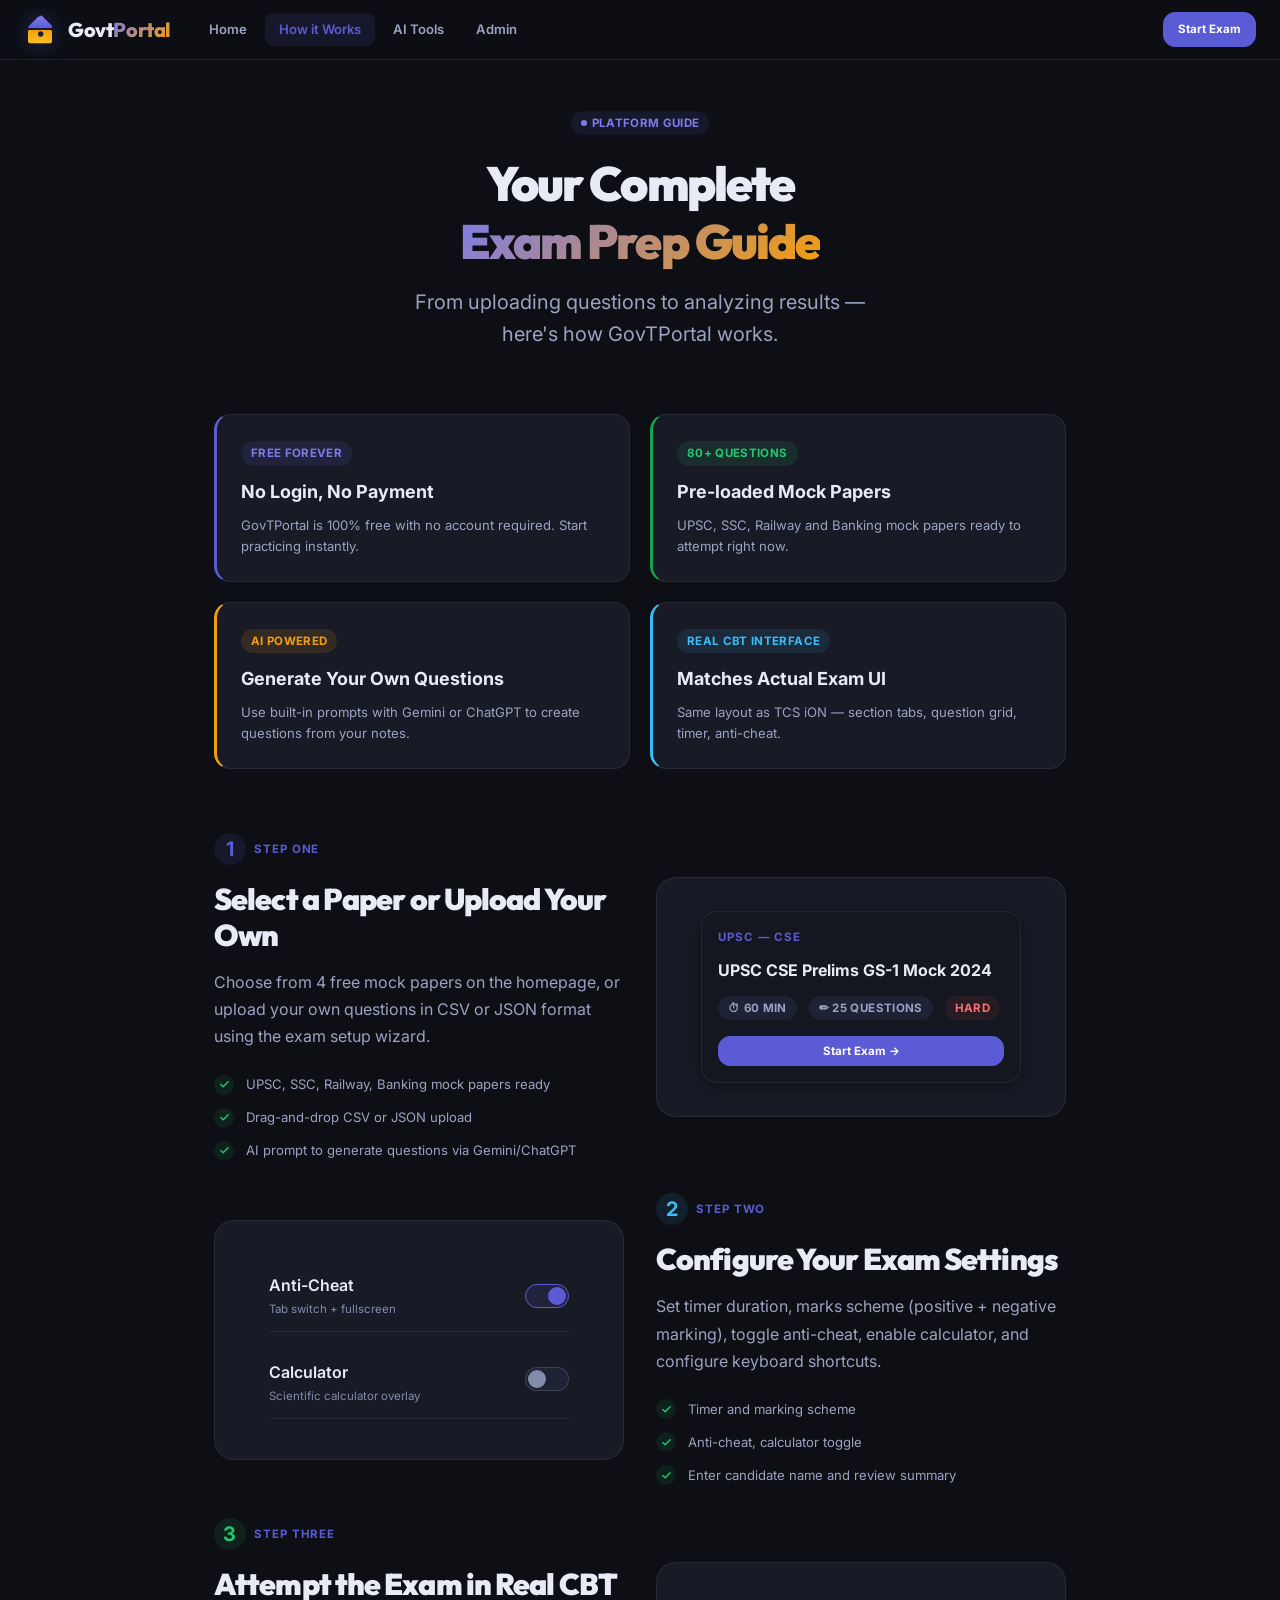
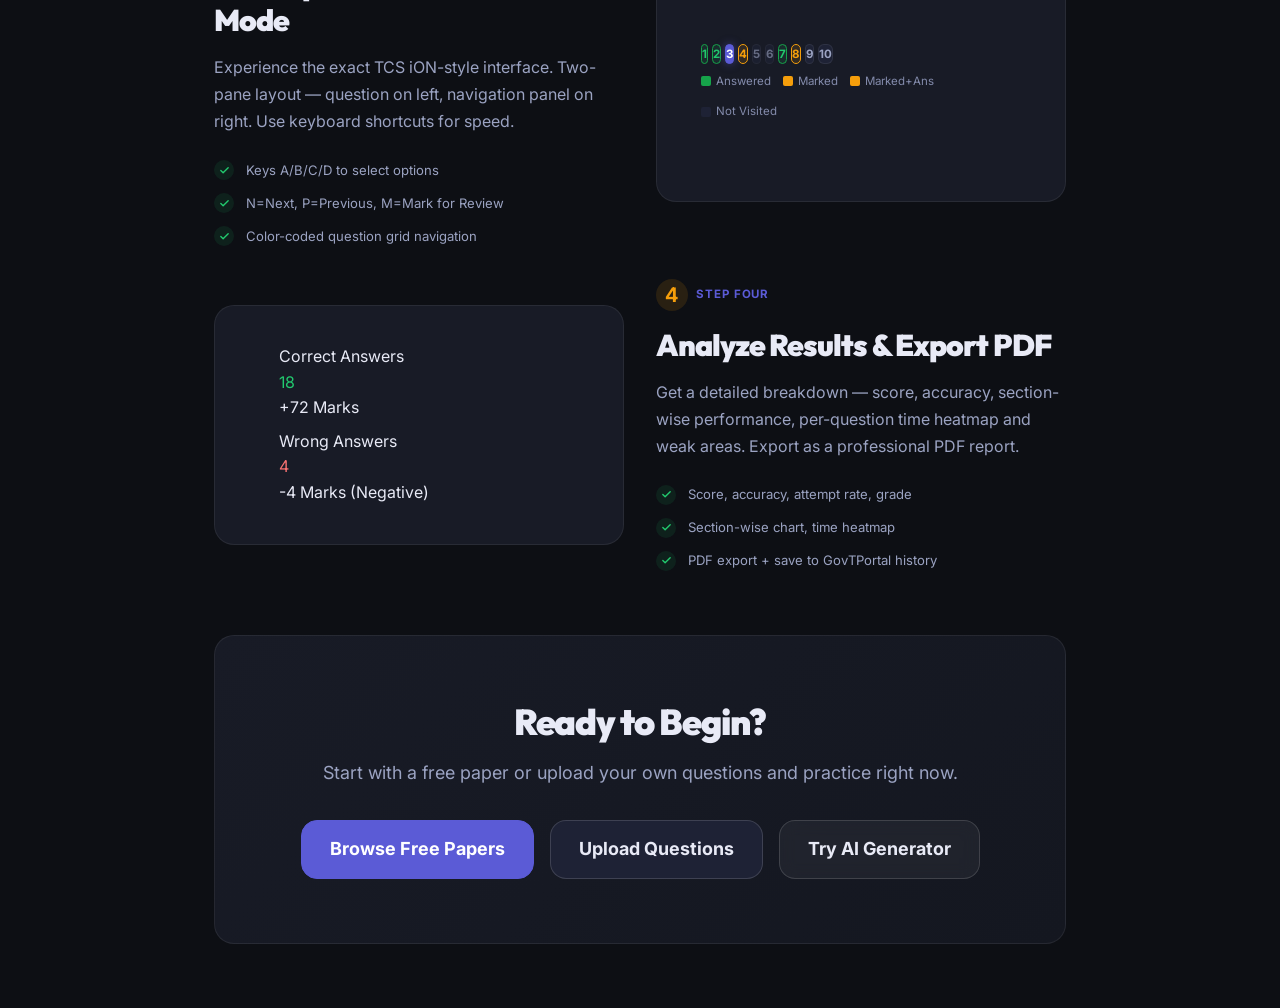
<file: onboarding.html>
<!DOCTYPE html>
<html lang="en">
<head>
<meta charset="UTF-8">
<meta name="viewport" content="width=device-width, initial-scale=1.0, viewport-fit=cover">
<title>How it Works — GovTPortal</title>
<link rel="icon" type="image/svg+xml" href="favicon.svg">
<meta name="theme-color" content="#0d0f14">
<meta name="color-scheme" content="dark">
<meta name="description" content="Learn how GovTPortal's CBT platform works — from uploading questions to analyzing results.">
<link rel="preconnect" href="https://fonts.googleapis.com">
<link rel="preconnect" href="https://fonts.gstatic.com" crossorigin>
<link href="https://fonts.googleapis.com/css2?family=Inter:wght@300;400;500;600;700;800;900&family=Outfit:wght@500;700;800;900&family=JetBrains+Mono:wght@400;500&display=swap" rel="stylesheet">
<link rel="stylesheet" href="css/design-system.css">
<link rel="stylesheet" href="css/components.css">
<link rel="stylesheet" href="css/setup.css">
</head>
<body>
<noscript>
  <div class="noscript-banner">
    <div>
      <p class="noscript-banner__title">JavaScript Required</p>
      <p class="noscript-banner__desc">GovTPortal needs JavaScript enabled to run the exam engine and interactive tools. Please enable JavaScript in your browser settings and reload the page.</p>
    </div>
  </div>
</noscript>
<a href="#main-content" class="skip-link">Skip to content</a>
<nav class="navbar" id="main-nav">
  <a href="index.html" class="navbar__logo">
    <div class="navbar__logo-mark custom-logo">
      <svg viewBox="0 0 32 32" fill="none" xmlns="http://www.w3.org/2000/svg">
        <path d="M16 2.666a1.333 1.333 0 0 0-1.886 0l-10 10A1.333 1.333 0 0 0 5.056 14h21.888a1.333 1.333 0 0 0 .943-2.276l-10-10C17.433 1.272 16.566 1.272 16 2.666z" fill="url(#grad-top)"/>
        <path d="M5.333 16A1.333 1.333 0 0 0 4 17.333v9.334A2.667 2.667 0 0 0 6.666 29.33h18.667A2.667 2.667 0 0 0 28 26.666v-9.333A1.333 1.333 0 0 0 26.667 16H5.333zm11.334 6.667a2.667 2.667 0 1 1 0-5.334 2.667 2.667 0 0 1 0 5.334z" fill="url(#grad-bottom)"/>
        <defs>
          <linearGradient id="grad-top" x1="16" y1="2" x2="16" y2="14" gradientUnits="userSpaceOnUse">
            <stop stop-color="#7c7ce8"/>
            <stop offset="1" stop-color="#5b5bd6"/>
          </linearGradient>
          <linearGradient id="grad-bottom" x1="16" y1="16" x2="16" y2="29" gradientUnits="userSpaceOnUse">
            <stop stop-color="#f59e0b"/>
            <stop offset="1" stop-color="#fbbf24"/>
          </linearGradient>
        </defs>
      </svg>
    </div>
    <span class="navbar__brand">Govt<span class="brand-accent">Portal</span></span>
  </a>
  <nav class="navbar__links" id="main-nav-links">
    <a href="index.html" class="navbar__link">Home</a>
    <a href="onboarding.html" class="navbar__link active">How it Works</a>
    <a href="ai-tools.html" class="navbar__link">AI Tools</a>
    <a href="admin.html" class="navbar__link">Admin</a>
  </nav>
  <div class="navbar__actions">
    <a href="exam-setup.html" class="btn btn-primary btn-sm">Start Exam</a>
  </div>
  <button class="navbar__toggle" id="nav-toggle" aria-label="Toggle menu" aria-expanded="false" aria-controls="main-nav-links">
    <span class="navbar__toggle-bar"></span>
  </button>
</nav>
<div class="navbar__overlay" id="nav-overlay"></div>

<main id="main-content" class="onboarding-page">
  <div class="onboarding-container">

    <!-- Hero -->
    <div class="onboarding-hero reveal">
      <div class="badge badge-primary badge-dot" style="margin-bottom:var(--sp-5)">Platform Guide</div>
      <h1 class="onboarding-hero__title">
        Your Complete<br>
        <span class="gradient-text">Exam Prep Guide</span>
      </h1>
      <p class="onboarding-hero__desc">From uploading questions to analyzing results — here's how GovTPortal works.</p>
    </div>

    <!-- Feature highlights -->
    <div class="feature-highlight-grid stagger">
      <div class="card card-accent-left" style="--tw-border-l-color:var(--c-primary)">
        <div class="badge badge-primary" style="margin-bottom:var(--sp-3)">Free Forever</div>
        <div style="font-size:var(--ts-lg);font-weight:700;margin-bottom:var(--sp-2)">No Login, No Payment</div>
        <p style="color:var(--c-text-secondary);font-size:var(--ts-sm)">GovTPortal is 100% free with no account required. Start practicing instantly.</p>
      </div>
      <div class="card card-accent-left" style="border-left-color:var(--c-success)">
        <div class="badge badge-success" style="margin-bottom:var(--sp-3)">80+ Questions</div>
        <div style="font-size:var(--ts-lg);font-weight:700;margin-bottom:var(--sp-2)">Pre-loaded Mock Papers</div>
        <p style="color:var(--c-text-secondary);font-size:var(--ts-sm)">UPSC, SSC, Railway and Banking mock papers ready to attempt right now.</p>
      </div>
      <div class="card card-accent-left" style="border-left-color:var(--c-accent)">
        <div class="badge badge-accent" style="margin-bottom:var(--sp-3)">AI Powered</div>
        <div style="font-size:var(--ts-lg);font-weight:700;margin-bottom:var(--sp-2)">Generate Your Own Questions</div>
        <p style="color:var(--c-text-secondary);font-size:var(--ts-sm)">Use built-in prompts with Gemini or ChatGPT to create questions from your notes.</p>
      </div>
      <div class="card card-accent-left" style="border-left-color:var(--c-info)">
        <div class="badge badge-info" style="margin-bottom:var(--sp-3)">Real CBT Interface</div>
        <div style="font-size:var(--ts-lg);font-weight:700;margin-bottom:var(--sp-2)">Matches Actual Exam UI</div>
        <p style="color:var(--c-text-secondary);font-size:var(--ts-sm)">Same layout as TCS iON — section tabs, question grid, timer, anti-cheat.</p>
      </div>
    </div>

    <!-- Steps -->
    <div class="onboarding-step-row">

      <!-- Step 1 -->
      <div class="onboarding-step reveal">
        <div>
          <div class="onboarding-step__badge">
            <span style="font-size:var(--ts-xl); background: var(--c-primary-soft); width:32px; height:32px; border-radius:50%; display:flex; align-items:center; justify-content:center;">1</span>
            Step One
          </div>
          <h2 class="onboarding-step__title">Select a Paper or Upload Your Own</h2>
          <p class="onboarding-step__desc">Choose from 4 free mock papers on the homepage, or upload your own questions in CSV or JSON format using the exam setup wizard.</p>
          <div class="onboarding-step__checklist">
            <div class="onboarding-check">
              <div class="onboarding-check__icon"><svg width="11" height="11" viewBox="0 0 24 24" fill="none" stroke="#22c96e" stroke-width="3" stroke-linecap="round" stroke-linejoin="round"><polyline points="20 6 9 17 4 12"/></svg></div>
              UPSC, SSC, Railway, Banking mock papers ready
            </div>
            <div class="onboarding-check">
              <div class="onboarding-check__icon"><svg width="11" height="11" viewBox="0 0 24 24" fill="none" stroke="#22c96e" stroke-width="3" stroke-linecap="round" stroke-linejoin="round"><polyline points="20 6 9 17 4 12"/></svg></div>
              Drag-and-drop CSV or JSON upload
            </div>
            <div class="onboarding-check">
              <div class="onboarding-check__icon"><svg width="11" height="11" viewBox="0 0 24 24" fill="none" stroke="#22c96e" stroke-width="3" stroke-linecap="round" stroke-linejoin="round"><polyline points="20 6 9 17 4 12"/></svg></div>
              AI prompt to generate questions via Gemini/ChatGPT
            </div>
          </div>
        </div>
        <div class="onboarding-step__visual">
          <div style="width:100%;max-width:320px">
            <div class="card card-elevated" style="padding:var(--sp-4)">
              <div style="font-size:var(--ts-xs);font-weight:700;color:var(--c-primary);text-transform:uppercase;letter-spacing:.08em;margin-bottom:var(--sp-3)">UPSC — CSE</div>
              <div style="font-size:var(--ts-md);font-weight:700;margin-bottom:var(--sp-3)">UPSC CSE Prelims GS-1 Mock 2024</div>
              <div style="display:flex;gap:var(--sp-3);flex-wrap:wrap;margin-bottom:var(--sp-4)">
                <span class="badge badge-neutral">⏱ 60 min</span>
                <span class="badge badge-neutral">✏ 25 Questions</span>
                <span class="badge badge-danger">Hard</span>
              </div>
              <button class="btn btn-primary w-full btn-sm">Start Exam →</button>
            </div>
          </div>
        </div>
      </div>

      <!-- Step 2 -->
      <div class="onboarding-step reveal">
        <div>
          <div class="onboarding-step__badge">
            <span style="font-size:var(--ts-xl); background: var(--c-info-soft); width:32px; height:32px; border-radius:50%; display:flex; align-items:center; justify-content:center; color:var(--c-info);">2</span>
            Step Two
          </div>
          <h2 class="onboarding-step__title">Configure Your Exam Settings</h2>
          <p class="onboarding-step__desc">Set timer duration, marks scheme (positive + negative marking), toggle anti-cheat, enable calculator, and configure keyboard shortcuts.</p>
          <div class="onboarding-step__checklist">
            <div class="onboarding-check">
              <div class="onboarding-check__icon"><svg width="11" height="11" viewBox="0 0 24 24" fill="none" stroke="#22c96e" stroke-width="3" stroke-linecap="round" stroke-linejoin="round"><polyline points="20 6 9 17 4 12"/></svg></div>
              Timer and marking scheme
            </div>
            <div class="onboarding-check">
              <div class="onboarding-check__icon"><svg width="11" height="11" viewBox="0 0 24 24" fill="none" stroke="#22c96e" stroke-width="3" stroke-linecap="round" stroke-linejoin="round"><polyline points="20 6 9 17 4 12"/></svg></div>
              Anti-cheat, calculator toggle
            </div>
            <div class="onboarding-check">
              <div class="onboarding-check__icon"><svg width="11" height="11" viewBox="0 0 24 24" fill="none" stroke="#22c96e" stroke-width="3" stroke-linecap="round" stroke-linejoin="round"><polyline points="20 6 9 17 4 12"/></svg></div>
              Enter candidate name and review summary
            </div>
          </div>
        </div>
        <div class="onboarding-step__visual">
          <div style="width:100%;max-width:300px;display:flex;flex-direction:column;gap:var(--sp-4)">
            <div class="settings-item" style="padding:var(--sp-3) 0;border-bottom:1px solid var(--c-border)">
              <div class="settings-item__left">
                <div class="settings-item__title">Anti-Cheat</div>
                <div style="font-size:var(--ts-xs);color:var(--c-text-tertiary)">Tab switch + fullscreen</div>
              </div>
              <div style="display:flex;align-items:center">
                <label class="toggle"><input type="checkbox" checked><div class="toggle__track"><div class="toggle__thumb"></div></div></label>
              </div>
            </div>
            <div class="settings-item" style="padding:var(--sp-3) 0;border-bottom:1px solid var(--c-border)">
              <div class="settings-item__left">
                <div class="settings-item__title">Calculator</div>
                <div style="font-size:var(--ts-xs);color:var(--c-text-tertiary)">Scientific calculator overlay</div>
              </div>
              <div>
                <label class="toggle"><input type="checkbox"><div class="toggle__track"><div class="toggle__thumb"></div></div></label>
              </div>
            </div>
          </div>
        </div>
      </div>

      <!-- Step 3 -->
      <div class="onboarding-step reveal">
        <div>
          <div class="onboarding-step__badge">
            <span style="font-size:var(--ts-xl); background: var(--c-success-soft); width:32px; height:32px; border-radius:50%; display:flex; align-items:center; justify-content:center; color:var(--c-success-light);">3</span>
            Step Three
          </div>
          <h2 class="onboarding-step__title">Attempt the Exam in Real CBT Mode</h2>
          <p class="onboarding-step__desc">Experience the exact TCS iON-style interface. Two-pane layout — question on left, navigation panel on right. Use keyboard shortcuts for speed.</p>
          <div class="onboarding-step__checklist">
            <div class="onboarding-check">
              <div class="onboarding-check__icon"><svg width="11" height="11" viewBox="0 0 24 24" fill="none" stroke="#22c96e" stroke-width="3" stroke-linecap="round" stroke-linejoin="round"><polyline points="20 6 9 17 4 12"/></svg></div>
              Keys A/B/C/D to select options
            </div>
            <div class="onboarding-check">
              <div class="onboarding-check__icon"><svg width="11" height="11" viewBox="0 0 24 24" fill="none" stroke="#22c96e" stroke-width="3" stroke-linecap="round" stroke-linejoin="round"><polyline points="20 6 9 17 4 12"/></svg></div>
              N=Next, P=Previous, M=Mark for Review
            </div>
            <div class="onboarding-check">
              <div class="onboarding-check__icon"><svg width="11" height="11" viewBox="0 0 24 24" fill="none" stroke="#22c96e" stroke-width="3" stroke-linecap="round" stroke-linejoin="round"><polyline points="20 6 9 17 4 12"/></svg></div>
              Color-coded question grid navigation
            </div>
          </div>
        </div>
        <div class="onboarding-step__visual">
          <div style="width:100%;max-width:320px">
            <div style="display:flex;gap:4px;margin-bottom:8px;flex-wrap:wrap">
              <div class="q-btn answered">1</div>
              <div class="q-btn answered">2</div>
              <div class="q-btn current">3</div>
              <div class="q-btn marked">4</div>
              <div class="q-btn not-visited">5</div>
              <div class="q-btn not-visited">6</div>
              <div class="q-btn answered">7</div>
              <div class="q-btn marked-answered">8</div>
              <div class="q-btn">9</div>
              <div class="q-btn">10</div>
            </div>
            <div class="q-legend">
              <div class="q-legend-item"><div class="q-legend-dot" style="background:var(--c-success)"></div>Answered</div>
              <div class="q-legend-item"><div class="q-legend-dot" style="background:var(--c-warn)"></div>Marked</div>
              <div class="q-legend-item"><div class="q-legend-dot" style="background:var(--c-accent)"></div>Marked+Ans</div>
              <div class="q-legend-item"><div class="q-legend-dot" style="background:var(--c-bg-overlay)"></div>Not Visited</div>
            </div>
          </div>
        </div>
      </div>

      <!-- Step 4 -->
      <div class="onboarding-step reveal">
        <div>
          <div class="onboarding-step__badge">
            <span style="font-size:var(--ts-xl); background: var(--c-accent-soft); width:32px; height:32px; border-radius:50%; display:flex; align-items:center; justify-content:center; color:var(--c-accent);">4</span>
            Step Four
          </div>
          <h2 class="onboarding-step__title">Analyze Results & Export PDF</h2>
          <p class="onboarding-step__desc">Get a detailed breakdown — score, accuracy, section-wise performance, per-question time heatmap and weak areas. Export as a professional PDF report.</p>
          <div class="onboarding-step__checklist">
            <div class="onboarding-check">
              <div class="onboarding-check__icon"><svg width="11" height="11" viewBox="0 0 24 24" fill="none" stroke="#22c96e" stroke-width="3" stroke-linecap="round" stroke-linejoin="round"><polyline points="20 6 9 17 4 12"/></svg></div>
              Score, accuracy, attempt rate, grade
            </div>
            <div class="onboarding-check">
              <div class="onboarding-check__icon"><svg width="11" height="11" viewBox="0 0 24 24" fill="none" stroke="#22c96e" stroke-width="3" stroke-linecap="round" stroke-linejoin="round"><polyline points="20 6 9 17 4 12"/></svg></div>
              Section-wise chart, time heatmap
            </div>
            <div class="onboarding-check">
              <div class="onboarding-check__icon"><svg width="11" height="11" viewBox="0 0 24 24" fill="none" stroke="#22c96e" stroke-width="3" stroke-linecap="round" stroke-linejoin="round"><polyline points="20 6 9 17 4 12"/></svg></div>
              PDF export + save to GovTPortal history
            </div>
          </div>
        </div>
        <div class="onboarding-step__visual">
          <div style="width:100%;max-width:280px">
            <div class="result-stat-card correct" style="margin-bottom:8px">
              <div class="result-stat-card__label">Correct Answers</div>
              <div class="result-stat-card__value correct-val">18</div>
              <div class="result-stat-card__sub">+72 Marks</div>
            </div>
            <div class="result-stat-card wrong">
              <div class="result-stat-card__label">Wrong Answers</div>
              <div class="result-stat-card__value" style="color:var(--c-danger-light)">4</div>
              <div class="result-stat-card__sub">-4 Marks (Negative)</div>
            </div>
          </div>
        </div>
      </div>
    </div>

    <!-- CTA -->
    <div class="onboarding-cta reveal">
      <h2 class="onboarding-cta__title">Ready to Begin?</h2>
      <p class="onboarding-cta__desc">Start with a free paper or upload your own questions and practice right now.</p>
      <div class="onboarding-cta__actions">
        <a href="index.html#papers" class="btn btn-primary btn-xl">Browse Free Papers</a>
        <a href="exam-setup.html" class="btn btn-secondary btn-xl">Upload Questions</a>
        <a href="ai-tools.html" class="btn btn-glass btn-xl">Try AI Generator</a>
      </div>
    </div>
  </div>
</main>

<script src="js/core/utils.js"></script>
<script>
  initNavbarScroll();
  initReveal();
</script>
</body>
</html>
</file>
<file: css/design-system.css>
/* ============================================================
   GovTPortal v2 — Design System
   Core tokens, resets, utilities, animations
   ============================================================ */
/* NOTE: Google Fonts are loaded via <link rel="preconnect"> + <link rel="stylesheet">
   in each page's <head> — do NOT re-import here. A CSS @import blocks parallel
   downloading and duplicates the font request the HTML already makes. */

/* ── CSS Custom Properties ── */
:root {
  /* Palette — Dark Mode First */
  --c-bg-base:       #0d0f14;
  --c-bg-elevated:   #141720;
  --c-bg-surface:    #181b26;
  --c-bg-overlay:    #1e2235;

  /* Primary — Electric Indigo */
  --c-primary:       #5b5bd6;
  --c-primary-light: #7c7ce8;
  --c-primary-soft:  rgba(91,91,214,0.12);

  /* Accent — Amber */
  --c-accent:        #f59e0b;
  --c-accent-soft:   rgba(245,158,11,0.12);

  /* Success */
  --c-success:       #16a34a;
  --c-success-light: #22c96e;
  --c-success-soft:  rgba(34,201,110,0.1);

  /* Danger */
  --c-danger:        #e03e3e;
  --c-danger-light:  #f87171;
  --c-danger-soft:   rgba(224,62,62,0.1);

  /* Warning */
  --c-warn:          #f59e0b;
  --c-warn-soft:     rgba(245,158,11,0.1);

  /* Info */
  --c-info:          #38bdf8;
  --c-info-soft:     rgba(56,189,248,0.1);

  /* Text */
  --c-text-primary:   #e8eaf6;
  --c-text-secondary: #9ba3c2;
  --c-text-tertiary:  #838bab; /* was #5c6480 — bumped for WCAG AA contrast (4.5:1+) */

  /* Borders */
  --c-border:        rgba(255,255,255,0.07);
  --c-border-strong: rgba(255,255,255,0.14);

  /* Typography */
  --font-sans: 'Inter', -apple-system, BlinkMacSystemFont, 'Segoe UI', sans-serif;
  --font-heading: 'Outfit', -apple-system, BlinkMacSystemFont, 'Segoe UI', sans-serif;
  --font-mono: 'JetBrains Mono', 'Fira Code', 'Cascadia Code', monospace;

  /* Type Scale */
  --ts-xs:   0.72rem;
  --ts-sm:   0.82rem;
  --ts-base: 0.9rem;
  --ts-md:   1rem;
  --ts-lg:   1.125rem;
  --ts-xl:   1.25rem;
  --ts-2xl:  1.5rem;
  --ts-3xl:  1.875rem;
  --ts-4xl:  2.25rem;
  --ts-5xl:  3rem;

  /* Spacing (4px base) */
  --sp-1: 4px;  --sp-2: 8px;  --sp-3: 12px; --sp-4: 16px;
  --sp-5: 20px; --sp-6: 24px; --sp-8: 32px; --sp-10: 40px;
  --sp-12: 48px; --sp-14: 56px; --sp-16: 64px;

  /* Radius */
  --r-xs:   3px;
  --r-sm:   6px;
  --r-md:   8px;
  --r-lg:   12px;
  --r-xl:   16px;
  --r-2xl:  20px;
  --r-full: 9999px;

  /* Shadows */
  --shadow-sm:  0 1px 3px rgba(0,0,0,0.4);
  --shadow-md:  0 4px 16px rgba(0,0,0,0.45);
  --shadow-lg:  0 8px 32px rgba(0,0,0,0.55);
  --shadow-xl:  0 16px 48px rgba(0,0,0,0.65);
  --shadow-glow: 0 0 40px rgba(91,91,214,0.25);

  /* Transitions */
  --t-fast:   0.15s;
  --t-base:   0.25s;
  --t-slow:   0.4s;
  --ease-out: cubic-bezier(0.16, 1, 0.3, 1);

  /* Navbar height */
  --nav-h: 60px;
}

/* Compact navbar + tighter spacing on phones */
@media (max-width: 480px) {
  :root {
    --nav-h: 54px;
    --ts-4xl: 1.85rem;
    --ts-5xl: 2.15rem;
    --ts-3xl: 1.55rem;
  }
}

/* ── RESET ── */
*, *::before, *::after { box-sizing: border-box; margin: 0; padding: 0; }

html {
  font-size: 16px;
  scroll-behavior: smooth;
  -webkit-text-size-adjust: 100%;
}

body {
  font-family: var(--font-sans);
  background: var(--c-bg-base);
  color: var(--c-text-primary);
  line-height: 1.6;
  -webkit-font-smoothing: antialiased;
  -moz-osx-font-smoothing: grayscale;
  overflow-x: hidden;
}

a { color: inherit; text-decoration: none; }
button { font-family: inherit; }
img, svg { display: block; max-width: 100%; }
ul, ol { list-style: none; }
input, textarea, select { font-family: inherit; }

/* ── FOCUS VISIBILITY (keyboard nav) ── */
:focus { outline: none; }
:focus-visible {
  outline: 2px solid var(--c-primary-light);
  outline-offset: 2px;
  border-radius: var(--r-xs);
}
.btn:focus-visible, .navbar__link:focus-visible, .tab-btn:focus-visible {
  outline: 2px solid var(--c-primary-light);
  outline-offset: 2px;
}
.input:focus-visible, .textarea:focus-visible, .select:focus-visible {
  outline: none; /* handled by border/shadow rule in components.css */
}

/* ── SELECTION ── */
::selection { background: var(--c-primary); color: #fff; }

/* ── REDUCED MOTION ── */
@media (prefers-reduced-motion: reduce) {
  *, *::before, *::after {
    animation-duration: 0.001ms !important;
    animation-iteration-count: 1 !important;
    transition-duration: 0.001ms !important;
    scroll-behavior: auto !important;
  }
  .reveal, .stagger { opacity: 1 !important; transform: none !important; }
}

/* ── SKIP LINK ── */
.skip-link {
  position: fixed;
  top: -100px; left: var(--sp-4);
  z-index: 1000;
  background: var(--c-primary);
  color: #fff;
  padding: 10px 18px;
  border-radius: var(--r-md);
  font-weight: 700;
  font-size: var(--ts-sm);
  transition: top var(--t-fast);
}
.skip-link:focus { top: var(--sp-4); }

/* ── NOSCRIPT FALLBACK ── */
.noscript-banner {
  position: fixed; inset: 0; z-index: 9999;
  background: var(--c-bg-base);
  color: var(--c-text-primary);
  display: flex; align-items: center; justify-content: center;
  text-align: center; padding: var(--sp-8);
}
.noscript-banner__title { font-size: var(--ts-2xl); font-weight: 800; margin: 0 0 var(--sp-3); }
.noscript-banner__desc { max-width: 440px; margin: 0 auto; color: var(--c-text-secondary); }

/* ── TYPOGRAPHY ── */
h1, h2, h3, h4, h5, h6 {
  font-family: var(--font-heading);
  font-weight: 800;
  line-height: 1.2;
  letter-spacing: -0.02em;
  color: var(--c-text-primary);
}
p { color: var(--c-text-secondary); }
code, pre {
  font-family: var(--font-mono);
  font-size: 0.875em;
  color: var(--c-accent);
}
pre {
  white-space: pre-wrap;
  word-break: break-word;
  color: var(--c-text-secondary);
}

/* ── GRADIENT TEXT ── */
.gradient-text {
  background: linear-gradient(135deg, var(--c-primary-light), var(--c-accent));
  -webkit-background-clip: text;
  background-clip: text;
  -webkit-text-fill-color: transparent;
}

/* ── CONTAINER ── */
.container { max-width: 1200px; margin: 0 auto; padding: 0 var(--sp-6); }

/* ── SCROLLBAR ── */
::-webkit-scrollbar { width: 6px; height: 6px; }
::-webkit-scrollbar-track { background: var(--c-bg-elevated); }
::-webkit-scrollbar-thumb { background: rgba(91,91,214,0.35); border-radius: var(--r-full); }
::-webkit-scrollbar-thumb:hover { background: var(--c-primary); }

/* ── REVEAL ANIMATIONS ── */
.reveal {
  opacity: 0;
  transform: translateY(24px);
  transition: opacity 0.6s var(--ease-out), transform 0.6s var(--ease-out);
}
.reveal.visible { opacity: 1; transform: none; }

.stagger { opacity: 0; transform: translateY(20px); transition: opacity 0.5s var(--ease-out), transform 0.5s var(--ease-out); }
.stagger.visible { opacity: 1; transform: none; }
.stagger.visible > * { animation: staggerIn 0.4s var(--ease-out) both; }
.stagger.visible > *:nth-child(1) { animation-delay: 0ms; }
.stagger.visible > *:nth-child(2) { animation-delay: 80ms; }
.stagger.visible > *:nth-child(3) { animation-delay: 160ms; }
.stagger.visible > *:nth-child(4) { animation-delay: 240ms; }
.stagger.visible > *:nth-child(5) { animation-delay: 320ms; }
.stagger.visible > *:nth-child(6) { animation-delay: 400ms; }
.stagger.visible > *:nth-child(n+7) { animation-delay: 480ms; }

/* ── KEYFRAMES ── */
@keyframes fadeInUp {
  from { opacity: 0; transform: translateY(16px); }
  to   { opacity: 1; transform: none; }
}
@keyframes fadeIn {
  from { opacity: 0; }
  to   { opacity: 1; }
}
@keyframes staggerIn {
  from { opacity: 0; transform: translateY(12px); }
  to   { opacity: 1; transform: none; }
}
@keyframes pulse {
  0%, 100% { opacity: 1; }
  50%       { opacity: 0.5; }
}
@keyframes shake {
  0%, 100% { transform: translateX(0); }
  20%       { transform: translateX(-8px); }
  40%       { transform: translateX(8px); }
  60%       { transform: translateX(-6px); }
  80%       { transform: translateX(6px); }
}
@keyframes spin {
  to { transform: rotate(360deg); }
}
@keyframes tickerScroll {
  0%   { transform: translateX(0); }
  100% { transform: translateX(-50%); }
}
@keyframes glow-pulse {
  0%, 100% { opacity: 0.6; }
  50%       { opacity: 1; }
}

/* ── UTILITY ── */
.hidden  { display: none !important; }
.sr-only { position: absolute; width: 1px; height: 1px; overflow: hidden; clip: rect(0,0,0,0); white-space: nowrap; }
.w-full  { width: 100%; }
.text-center { text-align: center; }
.flex { display: flex; }
.flex-col { flex-direction: column; }
.items-center { align-items: center; }
.gap-3 { gap: var(--sp-3); }
.gap-4 { gap: var(--sp-4); }
.mt-4 { margin-top: var(--sp-4); }
.mb-4 { margin-bottom: var(--sp-4); }

/* ── PROGRESS RING ── (for timer) */
.progress-ring__bg   { fill: none; stroke: rgba(255,255,255,0.07); }
.progress-ring__fill {
  fill: none;
  stroke: var(--c-primary);
  stroke-linecap: round;
  transition: stroke-dashoffset 1s linear, stroke 0.5s;
}
</file>
<file: css/components.css>
/* ============================================================
   GovTPortal v2 — Component Library
   Navbar, buttons, cards, forms, badges, tables, modals, etc.
   ============================================================ */

/* ── NAVBAR ─────────────────────────────────────────────────── */
.navbar {
  position: fixed;
  top: 0; left: 0; right: 0;
  height: var(--nav-h);
  display: flex;
  align-items: center;
  padding: 0 var(--sp-6);
  padding-left: max(var(--sp-6), env(safe-area-inset-left));
  padding-right: max(var(--sp-6), env(safe-area-inset-right));
  gap: var(--sp-6);
  background: rgba(13,15,20,0.85);
  backdrop-filter: blur(14px);
  -webkit-backdrop-filter: blur(14px);
  border-bottom: 1px solid var(--c-border);
  z-index: 100;
  transition: background var(--t-base), box-shadow var(--t-base);
}
.navbar.scrolled {
  background: rgba(13,15,20,0.96);
  box-shadow: 0 1px 24px rgba(0,0,0,0.5);
}
.navbar__logo {
  display: flex;
  align-items: center;
  gap: var(--sp-3);
  text-decoration: none;
  flex-shrink: 0;
}
.navbar__logo-mark {
  width: 32px; height: 32px;
  background: linear-gradient(135deg, var(--c-primary), var(--c-accent));
  border-radius: var(--r-md);
  display: flex; align-items: center; justify-content: center;
  padding: 5px;
}
.navbar__logo-mark.custom-logo {
  background: transparent;
  padding: 0;
  width: 32px; height: 32px;
  filter: drop-shadow(0 0 10px rgba(91,91,214,0.4));
  transition: filter var(--t-base), transform var(--t-base);
}
.navbar__logo:hover .custom-logo {
  filter: drop-shadow(0 0 16px rgba(91,91,214,0.6));
  transform: scale(1.05);
}

.navbar__brand {
  font-family: var(--font-heading);
  font-size: var(--ts-xl);
  font-weight: 800;
  color: var(--c-text-primary);
  letter-spacing: -0.02em;
}
.navbar__brand .brand-accent { 
  background: linear-gradient(135deg, var(--c-primary-light), var(--c-accent));
  -webkit-background-clip: text;
  background-clip: text;
  -webkit-text-fill-color: transparent;
}

.navbar__links {
  display: flex;
  align-items: center;
  gap: var(--sp-1);
  flex: 1;
}
.navbar__link {
  padding: 6px 14px;
  font-size: var(--ts-sm);
  font-weight: 600;
  color: var(--c-text-secondary);
  border-radius: var(--r-md);
  transition: color var(--t-fast), background var(--t-fast);
}
.navbar__link:hover { color: var(--c-text-primary); background: var(--c-bg-overlay); }
.navbar__link.active { color: var(--c-primary); background: var(--c-primary-soft); }
.navbar__actions { display: flex; align-items: center; gap: var(--sp-3); margin-left: auto; }

/* ── MOBILE NAV TOGGLE (hamburger) ──────────────────────────────── */
.navbar__toggle {
  display: none;
  width: 40px; height: 40px;
  align-items: center; justify-content: center;
  background: transparent;
  border: none;
  border-radius: var(--r-md);
  cursor: pointer;
  flex-shrink: 0;
  -webkit-tap-highlight-color: transparent;
}
.navbar__toggle:hover { background: var(--c-bg-overlay); }
.navbar__toggle-bar {
  position: relative;
  display: block;
  width: 20px; height: 2px;
  background: var(--c-text-primary);
  border-radius: 2px;
  transition: background var(--t-fast);
}
.navbar__toggle-bar::before,
.navbar__toggle-bar::after {
  content: '';
  position: absolute; left: 0;
  width: 20px; height: 2px;
  background: var(--c-text-primary);
  border-radius: 2px;
  transition: transform var(--t-fast);
}
.navbar__toggle-bar::before { top: -6px; }
.navbar__toggle-bar::after  { top: 6px; }
.navbar__toggle.open .navbar__toggle-bar { background: transparent; }
.navbar__toggle.open .navbar__toggle-bar::before { top: 0; transform: rotate(45deg); }
.navbar__toggle.open .navbar__toggle-bar::after  { top: 0; transform: rotate(-45deg); }

.navbar__overlay {
  position: fixed; inset: 0;
  background: rgba(5,6,10,0.6);
  z-index: 98;
  opacity: 0;
  pointer-events: none;
  transition: opacity var(--t-base);
}
.navbar__overlay.open { opacity: 1; pointer-events: auto; }

/* ── BUTTONS ─────────────────────────────────────────────────── */
.btn {
  display: inline-flex;
  align-items: center;
  justify-content: center;
  gap: var(--sp-2);
  padding: 9px 18px;
  border-radius: var(--r-lg);
  font-family: var(--font-sans);
  font-size: var(--ts-sm);
  font-weight: 700;
  cursor: pointer;
  border: 1.5px solid transparent;
  text-decoration: none;
  transition: all var(--t-fast);
  white-space: nowrap;
  flex-shrink: 0;
  position: relative;
  overflow: hidden;
}
.btn:disabled { opacity: 0.45; cursor: not-allowed; pointer-events: none; }
.btn:active { transform: scale(0.97); }

/* Variants */
.btn-primary  { background: var(--c-primary); color: #fff; border-color: var(--c-primary); }
.btn-primary:hover { background: var(--c-primary-light); border-color: var(--c-primary-light); box-shadow: 0 0 20px rgba(91,91,214,0.4); }

.btn-secondary { background: var(--c-bg-overlay); color: var(--c-text-primary); border-color: var(--c-border-strong); }
.btn-secondary:hover { background: var(--c-bg-elevated); border-color: var(--c-primary); }

.btn-danger  { background: var(--c-danger); color: #fff; border-color: var(--c-danger); }
.btn-danger:hover { opacity: 0.85; }

.btn-warn    { background: rgba(245,158,11,0.15); color: var(--c-warn); border-color: rgba(245,158,11,0.3); }
.btn-warn:hover { background: rgba(245,158,11,0.25); }

.btn-ghost   { background: transparent; color: var(--c-text-secondary); border-color: transparent; }
.btn-ghost:hover { background: var(--c-bg-overlay); color: var(--c-text-primary); }

.btn-glass {
  background: rgba(255,255,255,0.05);
  backdrop-filter: blur(8px);
  color: var(--c-text-primary);
  border-color: var(--c-border-strong);
}
.btn-glass:hover { background: rgba(255,255,255,0.1); }

/* AI Buttons */
.btn-gemini {
  background: linear-gradient(135deg, #4285f4, #0f9d58, #f4b400, #db4437);
  background-size: 300% 300%;
  animation: gemini-shift 4s ease infinite;
  color: #fff;
  border-color: transparent;
}
.btn-gemini:hover { opacity: 0.9; box-shadow: 0 0 20px rgba(66,133,244,0.4); }
@keyframes gemini-shift {
  0%   { background-position: 0% 50%; }
  50%  { background-position: 100% 50%; }
  100% { background-position: 0% 50%; }
}

.btn-chatgpt {
  background: #10a37f;
  color: #fff;
  border-color: #10a37f;
}
.btn-chatgpt:hover { background: #0d8f6f; box-shadow: 0 0 20px rgba(16,163,127,0.4); }

/* Sizes */
.btn-xs  { padding: 4px 10px; font-size: var(--ts-xs); border-radius: var(--r-sm); }
.btn-sm  { padding: 7px 14px; font-size: var(--ts-xs); }
.btn-lg  { padding: 12px 24px; font-size: var(--ts-md); border-radius: var(--r-xl); }
.btn-xl  { padding: 14px 28px; font-size: var(--ts-lg); border-radius: var(--r-xl); }

/* ── CARDS ─────────────────────────────────────────────────────── */
.card {
  background: var(--c-bg-surface);
  border: 1px solid var(--c-border);
  border-radius: var(--r-xl);
  padding: var(--sp-6);
  transition: border-color var(--t-base), box-shadow var(--t-base);
}
.card-elevated {
  background: var(--c-bg-elevated);
  box-shadow: var(--shadow-md);
}
.card-glass {
  background: rgba(255,255,255,0.03);
  backdrop-filter: blur(12px);
  border-color: rgba(255,255,255,0.1);
}
.card:hover { border-color: var(--c-border-strong); }
.card-accent-left { border-left: 3px solid var(--c-primary); }

/* ── BADGES ──────────────────────────────────────────────────────── */
.badge {
  display: inline-flex;
  align-items: center;
  gap: 5px;
  padding: 3px 10px;
  border-radius: var(--r-full);
  font-size: var(--ts-xs);
  font-weight: 700;
  letter-spacing: 0.03em;
  text-transform: uppercase;
}
.badge-primary  { background: var(--c-primary-soft); color: var(--c-primary-light); }
.badge-success  { background: var(--c-success-soft); color: var(--c-success-light); }
.badge-danger   { background: var(--c-danger-soft);  color: var(--c-danger-light);  }
.badge-warn     { background: var(--c-warn-soft);    color: var(--c-warn);          }
.badge-info     { background: var(--c-info-soft);    color: var(--c-info);          }
.badge-accent   { background: var(--c-accent-soft);  color: var(--c-accent);        }
.badge-neutral  { background: var(--c-bg-overlay);   color: var(--c-text-secondary);}

.badge-dot::before {
  content: '';
  width: 6px; height: 6px;
  border-radius: 50%;
  background: currentColor;
  animation: pulse 2s ease infinite;
}

/* ── FORMS ── */
.form-group { display: flex; flex-direction: column; gap: var(--sp-2); }
.form-label { font-size: var(--ts-sm); font-weight: 700; color: var(--c-text-secondary); }
.form-hint  { font-size: var(--ts-xs); color: var(--c-text-tertiary); }

.input, .textarea, .select {
  background: var(--c-bg-elevated);
  border: 1.5px solid var(--c-border);
  border-radius: var(--r-lg);
  padding: var(--sp-3) var(--sp-4);
  color: var(--c-text-primary);
  font-family: var(--font-sans);
  font-size: var(--ts-base);
  transition: border-color var(--t-fast), box-shadow var(--t-fast);
  width: 100%;
}
.input:focus, .textarea:focus, .select:focus {
  border-color: var(--c-primary);
  box-shadow: 0 0 0 3px rgba(91,91,214,0.2);
  outline: none;
}
.input::placeholder, .textarea::placeholder { color: var(--c-text-tertiary); }
.textarea { resize: vertical; min-height: 120px; }
.select { cursor: pointer; }
.select option { background: var(--c-bg-elevated); }

/* ── TOGGLE ──────────────────────────────────────────────────────── */
.toggle { display: inline-block; cursor: pointer; position: relative; }
.toggle input { position: absolute; opacity: 0; width: 0; height: 0; }
.toggle__track {
  width: 44px; height: 24px;
  background: var(--c-bg-overlay);
  border: 1.5px solid var(--c-border-strong);
  border-radius: var(--r-full);
  position: relative;
  transition: background var(--t-fast), border-color var(--t-fast);
}
.toggle__thumb {
  width: 18px; height: 18px;
  background: var(--c-text-tertiary);
  border-radius: 50%;
  position: absolute;
  top: 2px; left: 2px;
  transition: transform var(--t-fast), background var(--t-fast);
}
.toggle input:checked ~ .toggle__track { background: var(--c-primary-soft); border-color: var(--c-primary); }
.toggle input:checked ~ .toggle__track .toggle__thumb { transform: translateX(20px); background: var(--c-primary); }

/* ── PROGRESS BAR ───────────────────────────────────────────────── */
.progress-bar {
  height: 6px;
  background: var(--c-bg-overlay);
  border-radius: var(--r-full);
  overflow: hidden;
}
.progress-bar__fill {
  height: 100%;
  border-radius: var(--r-full);
  background: var(--c-primary);
  transition: width 0.5s var(--ease-out);
}
.progress-bar__fill.gradient {
  background: linear-gradient(90deg, var(--c-primary), var(--c-accent));
}

/* ── DROP ZONE ───────────────────────────────────────────────────── */
.drop-zone {
  border: 2px dashed var(--c-border-strong);
  border-radius: var(--r-xl);
  padding: var(--sp-10);
  text-align: center;
  cursor: pointer;
  transition: border-color var(--t-fast), background var(--t-fast);
  position: relative;
}
.drop-zone:hover, .drop-zone.drag-over {
  border-color: var(--c-primary);
  background: var(--c-primary-soft);
}
.drop-zone input[type="file"] {
  position: absolute; inset: 0;
  opacity: 0; width: 100%; height: 100%; cursor: pointer;
}
.drop-zone__icon { margin: 0 auto var(--sp-3); width: 44px; height: 44px; background: var(--c-primary-soft); border-radius: 50%; display: flex; align-items: center; justify-content: center; }
.drop-zone__title { font-size: var(--ts-md); font-weight: 700; margin-bottom: var(--sp-2); }
.drop-zone__hint { font-size: var(--ts-sm); color: var(--c-text-tertiary); }

/* ── CODE BOX ─────────────────────────────────────────────────────── */
.code-box {
  background: #0a0c10;
  border: 1px solid var(--c-border);
  border-radius: var(--r-lg);
  overflow: hidden;
}
.code-box__header {
  display: flex; align-items: center; justify-content: space-between;
  padding: var(--sp-3) var(--sp-4);
  background: var(--c-bg-elevated);
  border-bottom: 1px solid var(--c-border);
}
.code-box__title { font-size: var(--ts-xs); font-weight: 700; color: var(--c-text-secondary); }
.code-box pre {
  padding: var(--sp-4);
  font-size: var(--ts-xs);
  color: #a9b1d6;
  overflow-x: auto;
}

/* ── TAB GROUP ─────────────────────────────────────────────────────── */
.tab-group {
  display: flex;
  gap: 2px;
  background: var(--c-bg-elevated);
  border: 1px solid var(--c-border);
  border-radius: var(--r-lg);
  padding: 3px;
  flex-wrap: wrap;
}
.tab-btn {
  padding: 6px 14px;
  border-radius: var(--r-md);
  font-size: var(--ts-sm);
  font-weight: 600;
  color: var(--c-text-secondary);
  cursor: pointer;
  border: none;
  background: none;
  font-family: var(--font-sans);
  transition: all var(--t-fast);
  white-space: nowrap;
}
.tab-btn:hover:not(.active) { color: var(--c-text-primary); background: var(--c-bg-overlay); }
.tab-btn.active { background: var(--c-primary); color: #fff; }

/* ── STEPPER ─────────────────────────────────────────────────────── */
.stepper {
  display: flex;
  align-items: center;
  gap: 0;
  margin-bottom: var(--sp-10);
  overflow-x: auto;
}
.step {
  display: flex; align-items: center; gap: var(--sp-2);
  position: relative; flex: 1;
}
.step:not(:last-child)::after {
  content: '';
  display: block;
  flex: 1;
  height: 2px;
  background: var(--c-border);
  margin: 0 var(--sp-2);
  transition: background var(--t-base);
}
.step.completed:not(:last-child)::after { background: var(--c-primary); }
.step__dot {
  width: 32px; height: 32px;
  border-radius: 50%;
  background: var(--c-bg-overlay);
  border: 2px solid var(--c-border);
  display: flex; align-items: center; justify-content: center;
  font-size: var(--ts-sm); font-weight: 800;
  color: var(--c-text-tertiary);
  flex-shrink: 0;
  transition: all var(--t-base);
}
.step.active .step__dot { background: var(--c-primary); border-color: var(--c-primary); color: white; }
.step.completed .step__dot { background: var(--c-success); border-color: var(--c-success); color: white; }
.step__label { font-size: var(--ts-xs); font-weight: 700; color: var(--c-text-tertiary); white-space: nowrap; }
.step.active .step__label { color: var(--c-primary); }
.step.completed .step__label { color: var(--c-success-light); }

/* ── TABLE ─────────────────────────────────────────────────────── */
.table { width: 100%; border-collapse: collapse; }
.table th {
  background: var(--c-bg-elevated);
  padding: var(--sp-3) var(--sp-4);
  font-size: var(--ts-xs);
  font-weight: 700;
  color: var(--c-text-tertiary);
  text-transform: uppercase;
  letter-spacing: 0.06em;
  text-align: left;
  border-bottom: 1px solid var(--c-border);
  white-space: nowrap;
  position: sticky; top: 0; z-index: 1;
}
.table td {
  padding: var(--sp-3) var(--sp-4);
  border-bottom: 1px solid var(--c-border);
  font-size: var(--ts-sm);
  color: var(--c-text-secondary);
  vertical-align: middle;
}
.table tr:last-child td { border-bottom: none; }
.table tr:hover td { background: rgba(255,255,255,0.02); }

/* ── MODAL ──────────────────────────────────────────────────────── */
.modal-backdrop {
  position: fixed; inset: 0;
  background: rgba(0,0,0,0.75);
  backdrop-filter: blur(4px);
  z-index: 500;
  display: flex; align-items: center; justify-content: center;
  padding: var(--sp-4);
  animation: fadeIn 0.2s;
}
.modal {
  background: var(--c-bg-elevated);
  border: 1px solid var(--c-border-strong);
  border-radius: var(--r-2xl);
  max-width: 480px;
  width: 100%;
  box-shadow: var(--shadow-xl);
  animation: fadeInUp 0.25s var(--ease-out);
}
.modal__header {
  display: flex; align-items: center; justify-content: space-between;
  padding: var(--sp-5) var(--sp-6);
  border-bottom: 1px solid var(--c-border);
}
.modal__title { font-size: var(--ts-lg); font-weight: 800; }
.modal__close {
  width: 28px; height: 28px;
  border: none; background: var(--c-bg-overlay);
  border-radius: var(--r-md); cursor: pointer;
  color: var(--c-text-secondary); font-size: var(--ts-sm);
  transition: all var(--t-fast);
}
.modal__close:hover { background: var(--c-danger-soft); color: var(--c-danger-light); }
.modal__body { padding: var(--sp-6); color: var(--c-text-secondary); }
.modal__footer {
  display: flex; gap: var(--sp-3); justify-content: flex-end;
  padding: var(--sp-4) var(--sp-6);
  border-top: 1px solid var(--c-border);
}

/* ── TOAST ───────────────────────────────────────────────────────── */
.toast-container {
  position: fixed; bottom: var(--sp-6); right: var(--sp-6);
  z-index: 9999;
  display: flex; flex-direction: column; gap: var(--sp-2);
}
.toast {
  display: flex; align-items: center; gap: var(--sp-3);
  padding: var(--sp-3) var(--sp-5);
  border-radius: var(--r-lg);
  background: var(--c-bg-elevated);
  border: 1px solid var(--c-border-strong);
  box-shadow: var(--shadow-lg);
  min-width: 260px; max-width: 380px;
  animation: fadeInUp 0.25s var(--ease-out);
  font-size: var(--ts-sm);
  color: var(--c-text-primary);
}
.toast-out { animation: fadeIn 0.3s reverse forwards; }
.toast-success { border-color: var(--c-success); }
.toast-danger  { border-color: var(--c-danger);  }
.toast-warn    { border-color: var(--c-warn);    }
.toast-info    { border-color: var(--c-primary); }
.toast__icon   { font-size: var(--ts-lg); flex-shrink: 0; }
.toast__msg    { flex: 1; }

/* ── QUESTION GRID (sidebar) ─────────────────────────────────────── */
.q-grid { display: grid; grid-template-columns: repeat(5, 1fr); gap: 4px; }
.q-btn {
  aspect-ratio: 1;
  border-radius: var(--r-sm);
  border: 1.5px solid var(--c-border);
  background: var(--c-bg-overlay);
  display: flex; align-items: center; justify-content: center;
  font-size: var(--ts-xs); font-weight: 700;
  cursor: pointer;
  transition: all var(--t-fast);
  color: var(--c-text-secondary);
  font-family: var(--font-sans);
}
.q-btn:hover { border-color: var(--c-primary); color: var(--c-primary); transform: scale(1.05); }
.q-btn.answered      { background: var(--c-success-soft); border-color: var(--c-success); color: var(--c-success-light); }
.q-btn.marked        { background: rgba(245,158,11,0.12); border-color: var(--c-warn); color: var(--c-warn); }
.q-btn.marked-answered { background: var(--c-accent-soft); border-color: var(--c-accent); color: var(--c-accent); }
.q-btn.current       { background: var(--c-primary); border-color: var(--c-primary); color: white; box-shadow: 0 0 8px rgba(91,91,214,0.5); }
.q-btn.not-visited   { opacity: 0.6; }

/* Question Legend */
.q-legend { display: flex; gap: var(--sp-3); flex-wrap: wrap; }
.q-legend-item { display: flex; align-items: center; gap: 5px; font-size: var(--ts-xs); color: var(--c-text-tertiary); }
.q-legend-dot  { width: 10px; height: 10px; border-radius: 2px; flex-shrink: 0; }

/* Mini exam card (hero preview) */
.mini-exam-card { padding: var(--sp-5); max-width: 320px; }
.mini-exam-card__header { display: flex; justify-content: space-between; align-items: center; margin-bottom: var(--sp-3); }
.mini-timer { font-family: var(--font-mono); font-size: var(--ts-md); font-weight: 800; color: var(--c-primary); }
.mini-q-text { font-size: var(--ts-sm); font-weight: 600; margin-bottom: var(--sp-4); line-height: 1.5; }
.mini-option {
  display: flex; align-items: center; gap: var(--sp-3);
  padding: var(--sp-2) var(--sp-3);
  border-radius: var(--r-md);
  border: 1.5px solid var(--c-border);
  font-size: var(--ts-xs); margin-bottom: 6px;
  transition: all var(--t-fast);
}
.mini-option.selected { border-color: var(--c-success); background: var(--c-success-soft); color: var(--c-success-light); }
.mini-option-key {
  width: 20px; height: 20px;
  background: var(--c-bg-overlay); border-radius: var(--r-xs);
  display: flex; align-items: center; justify-content: center;
  font-size: 10px; font-weight: 800; font-family: var(--font-mono); flex-shrink: 0;
}

/* Category tabs */
.category-tabs { display: flex; gap: var(--sp-2); flex-wrap: wrap; margin-bottom: var(--sp-6); }
.cat-tab {
  padding: 8px 18px;
  border-radius: var(--r-full);
  font-size: var(--ts-sm); font-weight: 700;
  border: 1.5px solid var(--c-border);
  background: transparent; color: var(--c-text-secondary);
  cursor: pointer; font-family: var(--font-sans);
  transition: all var(--t-fast);
}
.cat-tab:hover { border-color: var(--c-border-strong); color: var(--c-text-primary); }
.cat-tab.active { border-color: var(--c-primary); background: var(--c-primary-soft); color: var(--c-primary); }

/* Section header */
.section-header { display: flex; flex-direction: column; gap: var(--sp-3); margin-bottom: var(--sp-8); }
.section-header__eyebrow {
  font-size: var(--ts-xs); font-weight: 800; letter-spacing: 0.1em;
  text-transform: uppercase; color: var(--c-primary);
}
.section-header__title { font-size: var(--ts-4xl); font-weight: 900; letter-spacing: -0.03em; }
.section-header__desc  { color: var(--c-text-secondary); font-size: var(--ts-lg); max-width: 560px; }

/* Feature card */
.feature-card {
  background: var(--c-bg-surface);
  border: 1px solid var(--c-border);
  border-radius: var(--r-xl);
  padding: var(--sp-6);
  transition: all var(--t-base);
}
.feature-card:hover { border-color: var(--c-primary-soft); box-shadow: var(--shadow-md); transform: translateY(-2px); }
.feature-card__icon { width: 44px; height: 44px; border-radius: var(--r-lg); display: flex; align-items: center; justify-content: center; margin-bottom: var(--sp-4); }
.feature-card__title { font-size: var(--ts-md); font-weight: 800; margin-bottom: var(--sp-2); }
.feature-card__desc { font-size: var(--ts-sm); color: var(--c-text-secondary); line-height: 1.6; }

/* How steps */
.how-steps { display: flex; gap: var(--sp-4); flex-wrap: wrap; }
.how-step { flex: 1; min-width: 160px; text-align: center; padding: var(--sp-6); background: var(--c-bg-surface); border: 1px solid var(--c-border); border-radius: var(--r-xl); }
.how-step__num { font-size: var(--ts-3xl); font-weight: 900; color: var(--c-primary); margin-bottom: var(--sp-3); font-family: var(--font-mono); }
.how-step__title { font-size: var(--ts-md); font-weight: 800; margin-bottom: var(--sp-2); }
.how-step__desc  { font-size: var(--ts-sm); color: var(--c-text-secondary); }

/* Testimonial card */
.testimonial-card { padding: var(--sp-6); }
.testimonial-card__stars { font-size: var(--ts-md); margin-bottom: var(--sp-3); }
.testimonial-card__text  { font-size: var(--ts-sm); color: var(--c-text-secondary); line-height: 1.7; margin-bottom: var(--sp-5); font-style: italic; }
.testimonial-card__author { display: flex; align-items: center; gap: var(--sp-3); }
.testimonial-card__avatar {
  width: 36px; height: 36px;
  border-radius: 50%;
  background: linear-gradient(135deg, var(--c-primary), var(--c-accent));
  display: flex; align-items: center; justify-content: center;
  font-size: var(--ts-md); font-weight: 800; color: white; flex-shrink: 0;
}
.testimonial-card__name  { font-size: var(--ts-sm); font-weight: 700; }
.testimonial-card__exam  { font-size: var(--ts-xs); color: var(--c-success-light); }

/* Footer */
.site-footer { padding: var(--sp-16) 0 var(--sp-8); border-top: 1px solid var(--c-border); }
.footer-grid {
  display: grid;
  grid-template-columns: 2fr 1fr 1fr 1fr;
  gap: var(--sp-8);
  margin-bottom: var(--sp-10);
}
.footer-brand__desc { font-size: var(--ts-sm); color: var(--c-text-tertiary); line-height: 1.7; margin-top: var(--sp-3); }
.footer-col__title  { font-size: var(--ts-xs); font-weight: 800; text-transform: uppercase; letter-spacing: 0.08em; color: var(--c-text-secondary); margin-bottom: var(--sp-4); }
.footer-col__links  { display: flex; flex-direction: column; gap: var(--sp-3); }
.footer-col__link   { font-size: var(--ts-sm); color: var(--c-text-tertiary); transition: color var(--t-fast); }
.footer-col__link:hover { color: var(--c-primary); }
.footer-bottom { display: flex; align-items: center; justify-content: space-between; padding-top: var(--sp-6); border-top: 1px solid var(--c-border); font-size: var(--ts-sm); color: var(--c-text-tertiary); }
.footer-tricolor { display: flex; gap: 3px; }
.footer-tricolor span { width: 24px; height: 4px; border-radius: 2px; }

/* Ticker */
.ticker-wrap {
  background: var(--c-bg-elevated);
  border-bottom: 1px solid var(--c-border);
  display: flex; align-items: center;
  overflow: hidden; height: 36px;
  position: relative; z-index: 50;
}
.ticker-label {
  background: var(--c-danger);
  color: white; font-size: var(--ts-xs); font-weight: 800;
  padding: 4px 12px; height: 100%;
  display: flex; align-items: center;
  flex-shrink: 0; white-space: nowrap;
}
.ticker-track {
  display: flex; align-items: center; gap: var(--sp-10);
  white-space: nowrap; animation: tickerScroll 40s linear infinite;
  padding-left: var(--sp-4);
}
.ticker-item { font-size: var(--ts-xs); color: var(--c-text-secondary); }

/* ── SUMMARY STATS (exam sidebar) ─────────────────────────────────── */
.summary-stat {
  background: var(--c-bg-overlay);
  border: 1px solid var(--c-border);
  border-radius: var(--r-lg);
  padding: var(--sp-3) var(--sp-4);
  text-align: center;
  flex: 1;
}
.summary-stat__val { font-size: var(--ts-xl); font-weight: 800; color: var(--c-text-primary); font-family: var(--font-mono); }
.summary-stat__key { font-size: var(--ts-xs); color: var(--c-text-tertiary); font-weight: 700; text-transform: uppercase; letter-spacing: 0.05em; }
.summary-stat.answered { border-color: rgba(34,201,110,0.25); }
.summary-stat.answered .summary-stat__val { color: var(--c-success-light); }
.summary-stat.marked   { border-color: rgba(245,158,11,0.25); }
.summary-stat.marked .summary-stat__val   { color: var(--c-warn); }
.summary-stat.skipped  { border-color: rgba(255,255,255,0.06); }

/* Section label inside grid */
.section-label {
  font-size: var(--ts-xs); font-weight: 800;
  color: var(--c-text-tertiary);
  text-transform: uppercase; letter-spacing: 0.08em;
  margin: var(--sp-3) 0 var(--sp-2);
  padding-bottom: var(--sp-2);
  border-bottom: 1px solid var(--c-border);
}

/* ── QUESTION OPTIONS ────────────────────────────────────────────── */
.q-option {
  display: flex;
  align-items: flex-start;
  gap: var(--sp-3);
  padding: var(--sp-4) var(--sp-5);
  border-radius: var(--r-lg);
  border: 1.5px solid var(--c-border);
  background: var(--c-bg-elevated);
  cursor: pointer;
  transition: all var(--t-fast);
  line-height: 1.5;
}
.q-option:hover {
  border-color: var(--c-primary);
  background: var(--c-primary-soft);
  transform: translateX(2px);
}
.q-option.selected {
  border-color: var(--c-primary);
  background: var(--c-primary-soft);
  box-shadow: 0 0 0 2px rgba(91,91,214,0.2);
}
.q-option__key {
  width: 28px; height: 28px;
  border-radius: var(--r-md);
  background: var(--c-bg-overlay);
  border: 1.5px solid var(--c-border);
  display: flex; align-items: center; justify-content: center;
  font-size: var(--ts-xs); font-weight: 800; font-family: var(--font-mono);
  flex-shrink: 0;
  transition: all var(--t-fast);
  color: var(--c-text-secondary);
}
.q-option:hover .q-option__key,
.q-option.selected .q-option__key {
  background: var(--c-primary);
  border-color: var(--c-primary);
  color: #fff;
}
.q-option__text { font-size: var(--ts-sm); color: var(--c-text-primary); flex: 1; }

/* ── RESULT TABLE EXPAND BUTTON ─────────────────────────────────── */
.expand-btn {
  width: 26px; height: 26px;
  border-radius: var(--r-md);
  border: 1px solid var(--c-border);
  background: var(--c-bg-overlay);
  cursor: pointer;
  color: var(--c-text-tertiary);
  display: flex; align-items: center; justify-content: center;
  transition: all var(--t-fast);
}
.expand-btn:hover { border-color: var(--c-primary); color: var(--c-primary); }

/* Question review row expansion */
.q-row-explanation {
  max-height: 0; overflow: hidden;
  transition: max-height 0.3s var(--ease-out), padding 0.3s;
  padding: 0 var(--sp-4);
  font-size: var(--ts-sm);
  color: var(--c-text-secondary);
  background: var(--c-bg-elevated);
  border-radius: 0 0 var(--r-md) var(--r-md);
  line-height: 1.6;
}
.q-row-explanation.open {
  max-height: 200px;
  padding: var(--sp-4);
}

/* Stat colors */
.correct-val { color: var(--c-success-light) !important; }
.wrong-val   { color: var(--c-danger-light) !important; }
.time-val    { color: var(--c-info) !important; }

/* ── RESPONSIVE GRID UTILITIES (for inline grid-template-columns) ── */
.stats-row-4, .grid-2-col { min-width: 0; }

/* ── RESPONSIVE ── */
@media (max-width: 1024px) {
  .footer-grid { grid-template-columns: 1fr 1fr; }
  .footer-brand { grid-column: span 2; }
  .stats-row-4 { grid-template-columns: repeat(2, 1fr) !important; }
}
@media (max-width: 768px) {
  .grid-2-col { grid-template-columns: 1fr !important; }
  .navbar { padding: 0 var(--sp-4); gap: var(--sp-3); }
  .navbar__brand { font-size: var(--ts-lg); }
  .navbar__toggle { display: inline-flex; order: 3; }
  .navbar__actions { margin-left: auto; order: 2; }

  .navbar__links {
    position: fixed;
    top: var(--nav-h);
    right: 0;
    width: min(78vw, 300px);
    height: calc(100vh - var(--nav-h));
    height: calc(100dvh - var(--nav-h));
    background: var(--c-bg-elevated);
    border-left: 1px solid var(--c-border-strong);
    flex-direction: column;
    align-items: stretch;
    gap: 2px;
    padding: var(--sp-4);
    padding-right: calc(var(--sp-4) + env(safe-area-inset-right));
    padding-bottom: calc(var(--sp-4) + env(safe-area-inset-bottom));
    transform: translateX(100%);
    transition: transform var(--t-base) var(--ease-out);
    z-index: 99;
    overflow-y: auto;
    box-shadow: none;
  }
  .navbar__links.open { transform: translateX(0); box-shadow: var(--shadow-xl); }
  .navbar__link {
    padding: 14px var(--sp-4);
    font-size: var(--ts-md);
    border-radius: var(--r-md);
  }

  .container { padding: 0 var(--sp-4); }
  .footer-grid { grid-template-columns: 1fr; }
  .footer-brand { grid-column: 1; }
  .footer-bottom { flex-direction: column; align-items: flex-start; gap: var(--sp-3); }
  .testimonials-grid { grid-template-columns: 1fr; }
  .how-steps { flex-direction: column; }
  .section-header__title { font-size: var(--ts-3xl); }

  /* Touch targets */
  .btn { min-height: 42px; }
  .btn-sm { min-height: 38px; }
  .btn-xs { min-height: 32px; }
  .navbar__link, .footer-col__link { min-height: 22px; }

  /* Tables scroll horizontally instead of clipping */
  .q-table-wrap { overflow: hidden; }
  .q-table-scroll { overflow-x: auto; -webkit-overflow-scrolling: touch; }
  .table th, .table td { padding: var(--sp-2) var(--sp-3); font-size: var(--ts-xs); }

  .toast-container { left: var(--sp-4); right: var(--sp-4); bottom: calc(var(--sp-4) + env(safe-area-inset-bottom)); }
  .toast { min-width: 0; max-width: none; width: 100%; }

  .modal { max-width: none; margin: 0 var(--sp-2); }
  .modal__body, .modal__header, .modal__footer { padding-left: var(--sp-4); padding-right: var(--sp-4); }
}

@media (max-width: 480px) {
  .stats-row-4 { grid-template-columns: repeat(2, 1fr) !important; }
  .navbar__brand { font-size: var(--ts-md); }
  .navbar__logo-mark, .navbar__logo-mark.custom-logo { width: 28px; height: 28px; }
  .navbar__actions .btn { padding: 8px 12px; font-size: var(--ts-xs); }
  .navbar__actions .btn span.btn-label-full { display: none; }
  .navbar__links { width: 82vw; }

  .section-header__title { font-size: var(--ts-2xl); }
  .section-header__desc { font-size: var(--ts-base); }

  .stepper { gap: 0; }
  .step__label { display: none; }

  .drop-zone { padding: var(--sp-6); }
}
</file>
<file: css/landing.css>
/* ============================================================
   GovTPortal v2 — Landing Page Styles
   ============================================================ */

/* ── HERO ───────────────────────────────────────────────────── */
.hero {
  padding: calc(var(--nav-h) + 36px) 0 var(--sp-16);
  position: relative;
  overflow: hidden;
}

.hero__bg-glow {
  position: absolute;
  top: 0; left: 50%; transform: translateX(-50%);
  width: 800px; height: 600px;
  background: radial-gradient(ellipse at center top, rgba(91,91,214,0.18) 0%, transparent 70%);
  pointer-events: none;
  animation: glow-pulse 5s ease infinite;
}

.hero .container {
  display: grid;
  grid-template-columns: 1fr 1fr;
  gap: var(--sp-10);
  align-items: center;
}

.hero__content { position: relative; z-index: 1; }

.hero__pill {
  display: inline-flex;
  align-items: center;
  gap: var(--sp-2);
  background: var(--c-bg-elevated);
  border: 1px solid var(--c-border-strong);
  border-radius: var(--r-full);
  padding: 5px 14px;
  font-size: var(--ts-xs);
  font-weight: 700;
  color: var(--c-text-secondary);
  margin-bottom: var(--sp-6);
  letter-spacing: 0.03em;
}
.hero__pill-dot {
  width: 7px; height: 7px;
  border-radius: 50%;
  background: var(--c-success-light);
  animation: pulse 2s ease infinite;
}

.hero__title {
  font-size: clamp(2.2rem, 5vw, 3.5rem);
  font-weight: 900;
  letter-spacing: -0.04em;
  line-height: 1.1;
  margin-bottom: var(--sp-5);
  color: var(--c-text-primary);
}

.hero__desc {
  font-size: var(--ts-lg);
  color: var(--c-text-secondary);
  line-height: 1.65;
  margin-bottom: var(--sp-8);
  max-width: 520px;
}

.hero__actions {
  display: flex;
  gap: var(--sp-4);
  flex-wrap: wrap;
  margin-bottom: var(--sp-10);
}

.hero__stats {
  display: flex;
  gap: var(--sp-8);
  flex-wrap: wrap;
}
.hero__stat { display: flex; flex-direction: column; gap: 2px; }
.hero__stat-value {
  font-size: var(--ts-2xl);
  font-weight: 900;
  letter-spacing: -0.03em;
  color: var(--c-text-primary);
}
.hero__stat-label { font-size: var(--ts-xs); color: var(--c-text-tertiary); text-transform: uppercase; letter-spacing: 0.06em; }

/* Hero visual / card stack */
.hero__visual { display: flex; align-items: center; justify-content: center; position: relative; }
.hero__card-stack {
  position: relative;
  width: 360px;
}
.hero__card-stack .card:not(:first-child) {
  position: absolute;
  width: 100%;
  height: 100%;
  top: 0; left: 0;
  z-index: 0;
  opacity: 0.25;
  transform: rotate(3deg) scale(0.96);
}
.hero__card-stack .card:nth-child(3) {
  transform: rotate(-3deg) scale(0.92);
  opacity: 0.12;
}
.mini-exam-card { position: relative; z-index: 1; }

/* ── TICKER ──────────────────────────────────────────────────── */
/* (Defined in components.css) */

/* ── PAPERS SECTION ──────────────────────────────────────────── */
.papers-section { padding: var(--sp-16) 0; }
.papers-grid {
  display: grid;
  grid-template-columns: repeat(auto-fill, minmax(280px, 1fr));
  gap: var(--sp-5);
}
.paper-card {
  background: var(--c-bg-surface);
  border: 1px solid var(--c-border);
  border-radius: var(--r-xl);
  padding: var(--sp-6);
  cursor: pointer;
  transition: all var(--t-base);
  position: relative; overflow: hidden;
}
.paper-card::before {
  content: '';
  position: absolute; top: 0; left: 0; right: 0; height: 3px;
  background: var(--paper-color, var(--c-primary));
}
.paper-card:hover { border-color: var(--c-border-strong); box-shadow: var(--shadow-md); transform: translateY(-3px); }
.paper-card__category { font-size: var(--ts-xs); font-weight: 800; text-transform: uppercase; letter-spacing: 0.08em; color: var(--paper-color, var(--c-primary)); margin-bottom: var(--sp-2); }
.paper-card__title { font-size: var(--ts-md); font-weight: 800; margin-bottom: var(--sp-4); line-height: 1.35; }
.paper-card__meta { display: flex; gap: var(--sp-2); flex-wrap: wrap; align-items: center; margin-bottom: var(--sp-2); }
.paper-card__chip {
  display: inline-flex; align-items: center; gap: 4px;
  padding: 3px 8px;
  background: var(--c-bg-overlay);
  border-radius: var(--r-full);
  font-size: var(--ts-xs); color: var(--c-text-secondary); font-weight: 600;
}

/* ── FEATURES SECTION ────────────────────────────────────────── */
.features-section { padding: var(--sp-16) 0; border-top: 1px solid var(--c-border); }
.features-grid {
  display: grid;
  grid-template-columns: repeat(auto-fill, minmax(240px, 1fr));
  gap: var(--sp-5);
}

/* ── HOW SECTION ─────────────────────────────────────────────── */
.how-section { padding: var(--sp-16) 0; border-top: 1px solid var(--c-border); }

/* ── AI BANNER ───────────────────────────────────────────────── */
.ai-banner {
  border: 1px solid var(--c-primary-soft);
  border-radius: var(--r-2xl);
  padding: var(--sp-12) var(--sp-10);
  text-align: center;
  background: linear-gradient(135deg, rgba(91,91,214,0.06), rgba(245,158,11,0.04));
  margin: var(--sp-16) 0;
  position: relative; overflow: hidden;
}
.ai-banner::before {
  content: '';
  position: absolute; inset: 0;
  background: radial-gradient(ellipse at center, rgba(91,91,214,0.08) 0%, transparent 70%);
}
.ai-banner__title { font-size: clamp(1.8rem, 4vw, 2.8rem); font-weight: 900; letter-spacing: -0.04em; margin-bottom: var(--sp-4); position: relative; }
.ai-banner__desc  { font-size: var(--ts-lg); color: var(--c-text-secondary); margin-bottom: var(--sp-8); max-width: 560px; margin-left: auto; margin-right: auto; position: relative; }
.ai-banner__actions { display: flex; gap: var(--sp-4); justify-content: center; flex-wrap: wrap; position: relative; }

/* ── TESTIMONIALS ────────────────────────────────────────────── */
.testimonials-section { padding: var(--sp-16) 0; border-top: 1px solid var(--c-border); }
.testimonials-grid {
  display: grid;
  grid-template-columns: repeat(3, 1fr);
  gap: var(--sp-5);
}

/* ── RESPONSIVE ── */
@media (max-width: 1024px) {
  .testimonials-grid { grid-template-columns: repeat(2, 1fr); }
}
@media (max-width: 768px) {
  .hero .container { grid-template-columns: 1fr; }
  .hero__visual { display: none; }
  .hero__title { font-size: 2rem; }
  .hero__stats { gap: var(--sp-5); }
  .testimonials-grid { grid-template-columns: 1fr; }
  .papers-grid { grid-template-columns: 1fr; }
  .features-grid { grid-template-columns: 1fr; }
  .ai-banner { padding: var(--sp-8) var(--sp-5); }
}

@media (max-width: 480px) {
  .hero { padding: calc(var(--nav-h) + 20px) 0 var(--sp-10); }
  .hero__title { font-size: 1.7rem; }
  .hero__desc { font-size: var(--ts-base); }
  .hero__actions { flex-direction: column; }
  .hero__actions .btn { width: 100%; }
  .hero__stats { gap: var(--sp-4); justify-content: space-between; }
  .ai-banner { padding: var(--sp-6) var(--sp-4); margin: var(--sp-10) 0; }
  .ai-banner__actions { flex-direction: column; }
  .ai-banner__actions .btn { width: 100%; }
  .ticker-track { animation-duration: 26s; }
}
</file>
<file: css/setup.css>
/* ============================================================
   GovTPortal v2 — Exam Setup, Lobby, Onboarding Styles
   ============================================================ */

body { padding-top: var(--nav-h); }

/* ── SETUP PAGE ── */
.setup-page {
  min-height: 100vh;
  padding: var(--sp-12) 0 var(--sp-16);
}
.setup-container { max-width: 860px; margin: 0 auto; padding: 0 var(--sp-6); }

.setup-header { text-align: center; margin-bottom: var(--sp-12); }
.setup-header__title { font-size: var(--ts-4xl); font-weight: 900; letter-spacing: -0.03em; margin-bottom: var(--sp-3); }
.setup-header__desc { color: var(--c-text-secondary); font-size: var(--ts-lg); }

/* Step content */
.setup-step { display: none; animation: fadeInUp 0.35s var(--ease-out); }
.setup-step.active { display: block; }

.setup-step__title {
  font-size: var(--ts-2xl);
  font-weight: 800;
  margin-bottom: var(--sp-2);
}
.setup-step__desc { color: var(--c-text-secondary); margin-bottom: var(--sp-8); }

/* Format box tabs */
.format-box {
  background: var(--c-bg-surface);
  border: 1px solid var(--c-border);
  border-radius: var(--r-xl);
  overflow: hidden;
  margin-bottom: var(--sp-6);
}
.format-box__tabs {
  display: flex;
  background: var(--c-bg-elevated);
  border-bottom: 1px solid var(--c-border);
}
.format-tab-btn {
  padding: var(--sp-3) var(--sp-5);
  font-size: var(--ts-sm);
  font-weight: 600;
  color: var(--c-text-secondary);
  cursor: pointer;
  border: none;
  background: none;
  font-family: var(--font-sans);
  border-bottom: 2px solid transparent;
  margin-bottom: -1px;
  transition: color var(--t-fast), border-color var(--t-fast);
}
.format-tab-btn.active { color: var(--c-primary); border-bottom-color: var(--c-primary); }
.format-tab-btn:hover:not(.active) { color: var(--c-text-primary); }
.format-tab-content { display: none; }
.format-tab-content.active { display: block; }

/* Prompt box */
.prompt-box {
  padding: var(--sp-5);
}
.prompt-textarea {
  width: 100%;
  background: #0d0f14;
  border: 1px solid var(--c-border);
  border-radius: var(--r-lg);
  color: #a9b1d6;
  font-family: var(--font-mono);
  font-size: var(--ts-sm);
  line-height: 1.7;
  padding: var(--sp-4);
  resize: vertical;
  min-height: 160px;
}
.prompt-textarea:focus { border-color: var(--c-primary); outline: none; box-shadow: 0 0 0 3px rgba(91,91,214,0.2); }
.prompt-actions {
  display: flex; gap: var(--sp-3); margin-top: var(--sp-4); flex-wrap: wrap;
}

/* AI buttons */
.btn-gemini {
  background: linear-gradient(135deg, #4285F4, #34A853);
  color: white;
  gap: var(--sp-2);
}
.btn-chatgpt {
  background: linear-gradient(135deg, #10a37f, #1a7f64);
  color: white;
  gap: var(--sp-2);
}

/* Config section */
.config-grid {
  display: grid;
  grid-template-columns: 1fr 1fr;
  gap: var(--sp-5);
}
.config-section-title {
  font-size: var(--ts-sm); font-weight: 700; color: var(--c-text-secondary);
  text-transform: uppercase; letter-spacing: 0.08em;
  margin-bottom: var(--sp-4); padding-bottom: var(--sp-3);
  border-bottom: 1px solid var(--c-border);
}

/* Settings toggles */
.settings-list { display: flex; flex-direction: column; gap: 0; }
.settings-item {
  display: flex; align-items: center; justify-content: space-between;
  padding: var(--sp-5) 0;
  border-bottom: 1px solid var(--c-border);
}
.settings-item:last-child { border-bottom: none; }
.settings-item__left { flex: 1; }
.settings-item__title { font-size: var(--ts-md); font-weight: 600; margin-bottom: 2px; }
.settings-item__desc { font-size: var(--ts-sm); color: var(--c-text-tertiary); }

/* Parsed preview */
.parsed-preview {
  background: var(--c-bg-elevated);
  border: 1px solid var(--c-border);
  border-radius: var(--r-lg);
  padding: var(--sp-5);
  margin-top: var(--sp-4);
}
.parsed-preview__header {
  display: flex; align-items: center; justify-content: space-between;
  margin-bottom: var(--sp-4);
}
.parsed-preview__stat-row {
  display: flex; gap: var(--sp-8); margin-bottom: var(--sp-4);
}
.parsed-stat { display: flex; flex-direction: column; gap: 2px; }
.parsed-stat__val { font-size: var(--ts-2xl); font-weight: 800; letter-spacing: -0.02em; }
.parsed-stat__key { font-size: var(--ts-xs); color: var(--c-text-tertiary); text-transform: uppercase; letter-spacing: 0.06em; }

/* Error list */
.error-list {
  background: var(--c-danger-soft);
  border: 1px solid rgba(224,62,62,0.25);
  border-radius: var(--r-lg);
  padding: var(--sp-5);
  margin-top: var(--sp-4);
}
.error-list__title { color: var(--c-danger-light); font-weight: 700; margin-bottom: var(--sp-3); }
.error-item { font-size: var(--ts-sm); color: var(--c-danger-light); margin-bottom: 4px; font-family: var(--font-mono); }

/* Launch card */
.launch-summary {
  background: var(--c-bg-elevated);
  border: 1px solid var(--c-primary-soft);
  border-radius: var(--r-xl);
  padding: var(--sp-6);
  margin-top: var(--sp-6);
}
.launch-summary__title { font-size: var(--ts-xl); font-weight: 800; margin-bottom: var(--sp-5); }
.launch-summary__grid { display: grid; grid-template-columns: 1fr 1fr; gap: var(--sp-4); }
.launch-summary__item {}
.launch-summary__label { font-size: var(--ts-xs); color: var(--c-text-tertiary); text-transform: uppercase; letter-spacing: 0.06em; margin-bottom: 4px; }
.launch-summary__value { font-size: var(--ts-md); font-weight: 700; }

/* ── LOBBY PAGE ── */
.lobby-page { min-height: 100vh; padding: var(--sp-12) 0; }
.lobby-container { max-width: 820px; margin: 0 auto; padding: 0 var(--sp-6); }

.lobby-header { text-align: center; margin-bottom: var(--sp-10); }
.lobby-title { font-size: var(--ts-4xl); font-weight: 900; letter-spacing: -0.03em; margin-bottom: var(--sp-3); }

.lobby-exam-card {
  background: linear-gradient(135deg, var(--c-bg-elevated), var(--c-bg-surface));
  border: 1px solid var(--c-primary-soft);
  border-radius: var(--r-2xl);
  padding: var(--sp-8);
  margin-bottom: var(--sp-8);
  position: relative;
  overflow: hidden;
}
.lobby-exam-card::before {
  content: '';
  position: absolute; top: 0; left: 0; right: 0;
  height: 3px;
  background: linear-gradient(90deg, var(--c-primary), var(--c-accent));
}
.lobby-exam-title { font-size: var(--ts-2xl); font-weight: 800; margin-bottom: var(--sp-2); }
.lobby-exam-meta { color: var(--c-text-secondary); font-size: var(--ts-sm); margin-bottom: var(--sp-6); }
.lobby-stats-row { display: flex; gap: var(--sp-8); }

/* Instructions */
.instructions-card {
  background: var(--c-bg-surface);
  border: 1px solid var(--c-border);
  border-radius: var(--r-xl);
  padding: var(--sp-6);
  margin-bottom: var(--sp-6);
}
.instructions-title { font-size: var(--ts-lg); font-weight: 700; margin-bottom: var(--sp-5); }
.instruction-list { display: flex; flex-direction: column; gap: var(--sp-3); }
.instruction-item {
  display: flex; align-items: flex-start; gap: var(--sp-3);
  font-size: var(--ts-sm);
  color: var(--c-text-secondary);
  line-height: 1.55;
}
.instruction-item__icon {
  width: 20px; height: 20px; border-radius: var(--r-sm);
  background: var(--c-primary-soft);
  display: flex; align-items: center; justify-content: center;
  flex-shrink: 0; margin-top: 1px;
}
.instruction-item__icon svg { width: 11px; height: 11px; color: var(--c-primary); }

/* Status badges row */
.lobby-badges { display: flex; gap: var(--sp-3); flex-wrap: wrap; margin-bottom: var(--sp-6); }

/* Candidate form */
.lobby-candidate { margin-bottom: var(--sp-8); }

/* Begin button */
.lobby-begin-btn {
  width: 100%;
  padding: var(--sp-5);
  font-size: var(--ts-lg);
  border-radius: var(--r-xl);
}

/* ── ONBOARDING ── */
.onboarding-page { min-height: 100vh; padding: var(--sp-12) 0 var(--sp-16); }
.onboarding-container { max-width: 900px; margin: 0 auto; padding: 0 var(--sp-6); }

.onboarding-hero { text-align: center; margin-bottom: var(--sp-16); }
.onboarding-hero__title { font-size: var(--ts-5xl); font-weight: 900; letter-spacing: -0.04em; margin-bottom: var(--sp-4); }
.onboarding-hero__desc { font-size: var(--ts-xl); color: var(--c-text-secondary); max-width: 500px; margin: 0 auto; }

.feature-highlight-grid { display: grid; grid-template-columns: repeat(2, 1fr); gap: var(--sp-5); margin-bottom: var(--sp-16); }
.onboarding-step-row { display: flex; flex-direction: column; gap: var(--sp-8); margin-bottom: var(--sp-16); }

.onboarding-step {
  display: grid;
  grid-template-columns: 1fr 1fr;
  gap: var(--sp-8);
  align-items: center;
}
.onboarding-step:nth-child(even) .onboarding-step__visual { order: -1; }

.onboarding-step__badge {
  display: inline-flex; align-items: center; gap: var(--sp-2);
  font-size: var(--ts-xs); font-weight: 700; letter-spacing: 0.08em; text-transform: uppercase;
  color: var(--c-primary); margin-bottom: var(--sp-4);
}
.onboarding-step__title { font-size: var(--ts-3xl); font-weight: 900; letter-spacing: -0.03em; margin-bottom: var(--sp-4); }
.onboarding-step__desc { color: var(--c-text-secondary); line-height: 1.7; margin-bottom: var(--sp-6); }
.onboarding-step__checklist { display: flex; flex-direction: column; gap: var(--sp-3); }
.onboarding-check {
  display: flex; align-items: center; gap: var(--sp-3);
  font-size: var(--ts-sm); color: var(--c-text-secondary);
}
.onboarding-check__icon {
  width: 20px; height: 20px; border-radius: 50%;
  background: var(--c-success-soft); display: flex; align-items: center; justify-content: center;
  flex-shrink: 0;
}

.onboarding-step__visual {
  background: var(--c-bg-surface);
  border: 1px solid var(--c-border);
  border-radius: var(--r-2xl);
  padding: var(--sp-6);
  min-height: 240px;
  display: flex; align-items: center; justify-content: center;
  position: relative;
  overflow: hidden;
}

/* CTA */
.onboarding-cta {
  text-align: center;
  padding: var(--sp-16) var(--sp-8);
  background: linear-gradient(135deg, var(--c-bg-surface), var(--c-bg-elevated));
  border: 1px solid var(--c-border);
  border-radius: var(--r-2xl);
}
.onboarding-cta__title { font-size: var(--ts-4xl); font-weight: 900; letter-spacing: -0.03em; margin-bottom: var(--sp-4); }
.onboarding-cta__desc { font-size: var(--ts-lg); color: var(--c-text-secondary); margin-bottom: var(--sp-8); }
.onboarding-cta__actions { display: flex; gap: var(--sp-4); justify-content: center; flex-wrap: wrap; }

/* ── RESPONSIVE ── */
@media (max-width: 768px) {
  .config-grid { grid-template-columns: 1fr; }
  .launch-summary__grid { grid-template-columns: 1fr; }
  .lobby-stats-row { flex-wrap: wrap; gap: var(--sp-4); }
  .feature-highlight-grid { grid-template-columns: 1fr; }
  .onboarding-step { grid-template-columns: 1fr; }
  .onboarding-step:nth-child(even) .onboarding-step__visual { order: unset; }
  .onboarding-hero__title { font-size: var(--ts-4xl); }
}

@media (max-width: 480px) {
  .setup-page, .lobby-page, .onboarding-page { padding-top: var(--sp-8); }
  .setup-container, .lobby-container, .onboarding-container { padding: 0 var(--sp-4); }
  .setup-header__title { font-size: var(--ts-3xl); }
  .format-box__tabs { flex-wrap: wrap; }
  .format-tab-btn { flex: 1; min-width: 88px; text-align: center; padding: var(--sp-3) var(--sp-2); }
  .prompt-actions .btn, .prompt-actions { width: 100%; }
  .prompt-actions { flex-direction: column; }
  .parsed-preview__stat-row { gap: var(--sp-4); flex-wrap: wrap; }
  .lobby-title, .onboarding-hero__title { font-size: var(--ts-3xl); }
  .onboarding-hero__desc { font-size: var(--ts-md); }
  .onboarding-cta { padding: var(--sp-10) var(--sp-4); }
  .onboarding-cta__title { font-size: var(--ts-2xl); }
  .onboarding-cta__actions { flex-direction: column; }
  .onboarding-cta__actions .btn { width: 100%; }
  .lobby-begin-btn { padding: var(--sp-4); font-size: var(--ts-md); }
}
</file>
<file: css/exam.css>
/* ============================================================
   GovTPortal v2 — Exam Engine Styles
   Two-pane CBT layout
   ============================================================ */

/* ── BASE: No scroll, full viewport ── */
html, body {
  height: 100%;
  overflow: hidden;
}
body { display: flex; flex-direction: column; }

/* ── EXAM NAVBAR ── */
.exam-nav {
  height: 52px;
  background: var(--c-bg-surface);
  border-bottom: 1px solid var(--c-border);
  display: flex;
  align-items: center;
  padding: 0 var(--sp-6);
  padding-left: max(var(--sp-6), env(safe-area-inset-left));
  padding-right: max(var(--sp-6), env(safe-area-inset-right));
  gap: var(--sp-4);
  flex-shrink: 0;
  z-index: 50;
}
.exam-nav__brand { font-size: var(--ts-md); font-weight: 800; flex-shrink: 0; }
.exam-nav__title {
  flex: 1;
  font-size: var(--ts-sm); font-weight: 600;
  color: var(--c-text-secondary);
  white-space: nowrap; overflow: hidden; text-overflow: ellipsis;
  text-align: center;
}
.exam-nav__actions { display: flex; align-items: center; gap: var(--sp-3); flex-shrink: 0; }
.exam-nav__timer {
  display: none;
  font-family: var(--font-mono);
  font-weight: 800;
  font-size: var(--ts-sm);
  color: var(--c-text-primary);
  background: var(--c-bg-overlay);
  border: 1px solid var(--c-border);
  border-radius: var(--r-md);
  padding: 5px 10px;
  flex-shrink: 0;
  letter-spacing: 0.02em;
}
.exam-nav__timer.warn   { color: var(--c-warn); border-color: rgba(245,158,11,0.4); }
.exam-nav__timer.danger { color: var(--c-danger); border-color: rgba(239,68,68,0.4); animation: pulse 1s ease-in-out infinite; }

/* ── TWO-PANE LAYOUT ── */
.exam-layout {
  display: grid;
  grid-template-columns: 1fr 320px;
  flex: 1;
  overflow: hidden;
}

/* ── LEFT: QUESTION PANE ── */
.q-pane {
  display: flex;
  flex-direction: column;
  overflow: hidden;
  border-right: 1px solid var(--c-border);
}

.q-pane__header {
  padding: var(--sp-4) var(--sp-6);
  border-bottom: 1px solid var(--c-border);
  display: flex;
  align-items: center;
  gap: var(--sp-4);
  flex-shrink: 0;
  background: var(--c-bg-surface);
}
.q-pane__num {
  font-size: var(--ts-sm); font-weight: 700;
  color: var(--c-text-secondary);
}
.q-pane__marks { margin-left: auto; }

.q-pane__body {
  flex: 1;
  overflow-y: auto;
  padding: var(--sp-6) var(--sp-8);
}

/* Question text */
.q-text {
  font-size: var(--ts-lg);
  font-weight: 500;
  line-height: 1.65;
  color: var(--c-text-primary);
  margin-bottom: var(--sp-8);
}

/* Options */
.q-options { display: flex; flex-direction: column; gap: var(--sp-3); }
.q-option {
  display: flex;
  align-items: flex-start;
  gap: var(--sp-4);
  padding: var(--sp-4) var(--sp-5);
  border-radius: var(--r-lg);
  border: 2px solid var(--c-border);
  cursor: pointer;
  transition:
    border-color var(--t-fast),
    background var(--t-fast),
    transform var(--t-fast);
  position: relative;
  overflow: hidden;
}
.q-option::before {
  content: '';
  position: absolute;
  inset: 0;
  background: var(--c-primary);
  opacity: 0;
  transition: opacity var(--t-fast);
}
.q-option:hover { border-color: var(--c-border-strong); transform: translateX(2px); }
.q-option:hover::before { opacity: 0.03; }
.q-option.selected {
  border-color: var(--c-primary);
  background: var(--c-primary-soft);
}
.q-option.selected::before { display: none; }
.q-option.correct {
  border-color: var(--c-success);
  background: var(--c-success-soft);
}
.q-option.wrong {
  border-color: var(--c-danger);
  background: var(--c-danger-soft);
}
.q-option__key {
  width: 30px; height: 30px;
  border-radius: var(--r-sm);
  background: var(--c-bg-overlay);
  display: flex; align-items: center; justify-content: center;
  font-size: var(--ts-sm); font-weight: 800;
  color: var(--c-text-secondary);
  flex-shrink: 0;
  font-family: var(--font-mono);
  transition: background var(--t-fast), color var(--t-fast);
}
.q-option.selected .q-option__key {
  background: var(--c-primary);
  color: white;
}
.q-option.correct .q-option__key {
  background: var(--c-success);
  color: white;
}
.q-option.wrong .q-option__key {
  background: var(--c-danger);
  color: white;
}
.q-option__text {
  flex: 1;
  font-size: var(--ts-base);
  line-height: 1.55;
  color: var(--c-text-primary);
  position: relative;
}

/* Action bar */
.q-pane__actions {
  padding: var(--sp-4) var(--sp-6);
  border-top: 1px solid var(--c-border);
  display: flex;
  align-items: center;
  gap: var(--sp-3);
  background: var(--c-bg-surface);
  flex-shrink: 0;
}
.q-actions-left  { display: flex; gap: var(--sp-3); }
.q-actions-right { display: flex; gap: var(--sp-3); margin-left: auto; }

/* Keyboard hint strip */
.key-hints {
  padding: var(--sp-2) var(--sp-6);
  background: var(--c-bg-elevated);
  border-top: 1px solid var(--c-border);
  display: flex;
  gap: var(--sp-5);
  flex-shrink: 0;
}
.key-hint {
  display: flex; align-items: center; gap: 5px;
  font-size: var(--ts-xs); color: var(--c-text-tertiary);
}
.key-hint kbd {
  display: inline-flex; align-items: center; justify-content: center;
  min-width: 20px; height: 18px;
  border-radius: 3px;
  border: 1px solid var(--c-border-strong);
  background: var(--c-bg-overlay);
  font-size: 9px; font-weight: 700;
  color: var(--c-text-secondary);
  padding: 0 4px;
  font-family: var(--font-mono);
}

/* ── RIGHT: SIDEBAR ── */
.exam-sidebar {
  display: flex;
  flex-direction: column;
  overflow: hidden;
  background: var(--c-bg-surface);
  position: relative;
}
.exam-sidebar__close { display: none; }
#palette-toggle-btn { display: none; }
.exam-sidebar-overlay {
  position: fixed; inset: 0;
  background: rgba(5,6,10,0.65);
  z-index: 149;
  opacity: 0; pointer-events: none;
  transition: opacity var(--t-base);
}
.exam-sidebar-overlay.open { opacity: 1; pointer-events: auto; }

/* Candidate strip */
.cand-strip {
  padding: var(--sp-4) var(--sp-5);
  border-bottom: 1px solid var(--c-border);
  display: flex; align-items: center; gap: var(--sp-3);
  flex-shrink: 0;
}
.cand-strip__avatar {
  width: 34px; height: 34px;
  border-radius: 50%;
  background: linear-gradient(135deg, var(--c-primary), var(--c-accent));
  display: flex; align-items: center; justify-content: center;
  font-size: var(--ts-sm); font-weight: 800; color: white;
  flex-shrink: 0;
}
.cand-strip__name { font-size: var(--ts-sm); font-weight: 700; }
.cand-strip__id   { font-size: var(--ts-xs); color: var(--c-text-tertiary); font-family: var(--font-mono); }

/* Timer block */
.timer-block {
  padding: var(--sp-5);
  border-bottom: 1px solid var(--c-border);
  display: flex;
  align-items: center;
  gap: var(--sp-4);
  flex-shrink: 0;
  background: var(--c-bg-elevated);
}
.timer-ring-wrap {
  position: relative;
  width: 72px; height: 72px; flex-shrink: 0;
}
.timer-ring-wrap svg { width: 100%; height: 100%; }
.timer-ring-label {
  position: absolute;
  inset: 0;
  display: flex; flex-direction: column;
  align-items: center; justify-content: center;
  gap: 0;
}
.timer-ring-time {
  font-family: var(--font-mono);
  font-size: var(--ts-base);
  font-weight: 800;
  color: var(--c-primary);
  line-height: 1;
}
.timer-ring-label .label-text {
  font-size: 8px;
  color: var(--c-text-tertiary);
  text-transform: uppercase;
  letter-spacing: 0.04em;
}
.timer-info { flex: 1; }
.timer-info__label { font-size: var(--ts-xs); color: var(--c-text-tertiary); text-transform: uppercase; letter-spacing: 0.06em; margin-bottom: 4px; }
.timer-info__val { font-family: var(--font-mono); font-size: var(--ts-2xl); font-weight: 800; letter-spacing: -0.02em; color: var(--c-primary); }
.timer-info.warn .timer-info__val { color: var(--c-warn); }
.timer-info.danger .timer-info__val { color: var(--c-danger); animation: pulse 1s ease infinite; }

/* Section tabs */
.section-tabs-wrap {
  padding: var(--sp-3) var(--sp-4);
  border-bottom: 1px solid var(--c-border);
  flex-shrink: 0;
}
.section-tabs-wrap .tab-group { overflow-x: auto; }

/* Summary strip */
.q-summary-strip {
  padding: var(--sp-3) var(--sp-4);
  border-bottom: 1px solid var(--c-border);
  display: flex;
  gap: var(--sp-2);
  flex-shrink: 0;
}
.summary-stat {
  flex: 1;
  display: flex; flex-direction: column; align-items: center; gap: 2px;
  background: var(--c-bg-elevated);
  border-radius: var(--r-md);
  padding: 6px 4px;
}
.summary-stat__val { font-size: var(--ts-md); font-weight: 800; }
.summary-stat__key { font-size: 9px; color: var(--c-text-tertiary); text-transform: uppercase; letter-spacing: 0.04em; text-align: center; }
.summary-stat.answered .summary-stat__val { color: var(--c-success-light); }
.summary-stat.wrong    .summary-stat__val { color: var(--c-danger-light); }
.summary-stat.marked   .summary-stat__val { color: var(--c-warn); }
.summary-stat.skipped  .summary-stat__val { color: var(--c-text-tertiary); }

/* Question grid */
.q-grid-wrap {
  flex: 1;
  overflow-y: auto;
  padding: var(--sp-4);
}
.section-label {
  font-size: var(--ts-xs); font-weight: 700; color: var(--c-text-tertiary);
  text-transform: uppercase; letter-spacing: 0.08em;
  margin-bottom: var(--sp-2); margin-top: var(--sp-3);
}
.section-label:first-child { margin-top: 0; }

/* Submit */
.exam-sidebar__submit {
  padding: var(--sp-4);
  border-top: 1px solid var(--c-border);
  flex-shrink: 0;
}

/* ── VIOLATION OVERLAY ── */
.violation-overlay {
  position: fixed; inset: 0;
  background: rgba(0,0,0,0.92);
  z-index: 999;
  display: flex; align-items: center; justify-content: center;
  animation: fadeIn 0.2s;
}
.violation-overlay.hidden { display: none; }
.violation-card {
  background: var(--c-bg-elevated);
  border: 2px solid var(--c-danger);
  border-radius: var(--r-2xl);
  padding: var(--sp-10);
  max-width: 480px;
  width: 100%;
  text-align: center;
  animation: shake 0.4s var(--ease-out);
}
.violation-icon {
  width: 64px; height: 64px;
  background: var(--c-danger-soft);
  border-radius: 50%;
  display: flex; align-items: center; justify-content: center;
  margin: 0 auto var(--sp-5);
}
.violation-title { font-size: var(--ts-2xl); font-weight: 900; color: var(--c-danger-light); margin-bottom: var(--sp-3); }
.violation-msg { color: var(--c-text-secondary); margin-bottom: var(--sp-6); }
.violation-countdown { font-size: var(--ts-4xl); font-weight: 900; color: var(--c-danger); font-family: var(--font-mono); }

/* ── CALCULATOR OVERLAY ── */
.calc-wrap {
  position: fixed;
  top: 80px; right: 360px;
  z-index: 200;
  width: 300px;
  background: var(--c-bg-surface);
  border: 1px solid var(--c-border-strong);
  border-radius: var(--r-xl);
  box-shadow: var(--shadow-xl);
  user-select: none;
}
.calc-handle {
  padding: var(--sp-3) var(--sp-4);
  display: flex; align-items: center; justify-content: space-between;
  cursor: grab; border-bottom: 1px solid var(--c-border);
  border-radius: var(--r-xl) var(--r-xl) 0 0;
  background: var(--c-bg-elevated);
}
.calc-handle:active { cursor: grabbing; }
.calc-title { font-size: var(--ts-sm); font-weight: 700; display: flex; align-items: center; gap: var(--sp-2); }
.calc-header-actions { display: flex; gap: var(--sp-2); }
.calc-mode-btn, .calc-close-btn {
  width: 26px; height: 26px;
  border-radius: var(--r-sm);
  background: var(--c-bg-overlay);
  border: none; cursor: pointer;
  font-size: var(--ts-xs); font-weight: 700;
  color: var(--c-text-secondary);
  display: flex; align-items: center; justify-content: center;
  transition: background var(--t-fast), color var(--t-fast);
}
.calc-mode-btn:hover { background: var(--c-primary-soft); color: var(--c-primary); }
.calc-close-btn:hover { background: var(--c-danger-soft); color: var(--c-danger-light); }

.calc-display {
  padding: var(--sp-3) var(--sp-4);
  text-align: right;
  min-height: 64px;
  background: #0a0c10;
  border-bottom: 1px solid var(--c-border);
}
.calc-expr { font-size: var(--ts-xs); color: var(--c-text-tertiary); min-height: 16px; font-family: var(--font-mono); }
.calc-result { font-size: var(--ts-3xl); font-weight: 700; font-family: var(--font-mono); color: var(--c-text-primary); }

.calc-sci-row {
  display: grid; grid-template-columns: repeat(5, 1fr);
  gap: 2px; padding: 4px;
  background: var(--c-bg-elevated);
  border-bottom: 1px solid var(--c-border);
}
.calc-sci-btn {
  height: 28px; border-radius: var(--r-xs);
  background: var(--c-bg-overlay);
  border: none; cursor: pointer;
  font-size: var(--ts-xs); font-weight: 600;
  color: var(--c-accent); font-family: var(--font-mono);
  transition: background var(--t-fast);
}
.calc-sci-btn:hover { background: var(--c-accent-soft); }

.calc-keys {
  display: grid; grid-template-columns: repeat(5, 1fr);
  gap: 4px; padding: var(--sp-3);
}
.calc-key {
  height: 42px; border-radius: var(--r-sm);
  background: var(--c-bg-elevated);
  border: 1px solid var(--c-border);
  cursor: pointer;
  font-size: var(--ts-sm); font-weight: 700;
  color: var(--c-text-primary); font-family: var(--font-mono);
  transition: background var(--t-fast), transform var(--t-fast);
}
.calc-key:hover { background: var(--c-bg-overlay); transform: scale(0.97); }
.calc-key:active { transform: scale(0.93); }
.calc-key-eq { background: var(--c-primary); color: white; border-color: var(--c-primary); }
.calc-key-eq:hover { background: var(--c-primary-light); }
.calc-key-mem { color: var(--c-info); }
.calc-key-fn  { color: var(--c-danger-light); }

/* ── RESPONSIVE ── */
@media (max-width: 1024px) {
  .exam-layout { grid-template-columns: 1fr 280px; }
  .calc-wrap { right: 300px; }
}
@media (max-width: 768px) {
  .exam-nav { padding: 0 var(--sp-4); gap: var(--sp-2); }
  .exam-nav__brand { display: none; }
  .exam-nav__title { text-align: left; font-size: var(--ts-xs); }
  .exam-nav__timer { display: inline-block; }
  .exam-nav__actions .btn { padding: 7px 10px; font-size: var(--ts-xs); }
  #palette-toggle-btn { display: inline-flex; }

  /* Single column: sidebar becomes a slide-in drawer instead of eating half the screen */
  .exam-layout { grid-template-columns: 1fr; grid-template-rows: 1fr; }
  .q-pane { overflow: hidden; border-right: none; }

  .exam-sidebar {
    position: fixed;
    top: 52px; right: 0;
    width: min(88vw, 340px);
    height: calc(100vh - 52px);
    height: calc(100dvh - 52px);
    max-height: none;
    border-top: none;
    border-left: 1px solid var(--c-border-strong);
    padding-right: env(safe-area-inset-right);
    transform: translateX(100%);
    transition: transform var(--t-base) var(--ease-out);
    z-index: 150;
    box-shadow: none;
  }
  .exam-sidebar.open { transform: translateX(0); box-shadow: var(--shadow-xl); }
  .exam-sidebar__close {
    display: flex; align-items: center; justify-content: center;
    position: absolute; top: var(--sp-3); right: var(--sp-3);
    width: 30px; height: 30px;
    background: var(--c-bg-overlay);
    border: none; border-radius: var(--r-md);
    color: var(--c-text-secondary);
    cursor: pointer;
    z-index: 1;
  }
  .exam-sidebar__close:hover { background: var(--c-danger-soft); color: var(--c-danger-light); }

  /* Question header: allow badges to scroll instead of clipping */
  .q-pane__header { padding: var(--sp-3) var(--sp-4); flex-wrap: wrap; gap: var(--sp-2); }
  .q-pane__header > div:nth-child(2) { overflow-x: auto; -webkit-overflow-scrolling: touch; }
  .q-pane__marks { margin-left: 0; }
  .q-pane__body { padding: var(--sp-4) var(--sp-5); }
  .q-text { font-size: var(--ts-md); margin-bottom: var(--sp-5); }

  /* Action bar: two balanced rows instead of one overflowing row */
  .q-pane__actions {
    flex-wrap: wrap;
    padding: var(--sp-3) var(--sp-4);
    padding-bottom: calc(var(--sp-3) + env(safe-area-inset-bottom));
    gap: var(--sp-2);
  }
  .q-actions-left { flex: 1 1 100%; order: 2; gap: var(--sp-2); }
  .q-actions-right { flex: 1 1 100%; order: 1; margin-left: 0; }
  .q-actions-left .btn {
    flex: 1 1 0; min-width: 0; flex-shrink: 1;
    padding: 10px 8px; font-size: var(--ts-xs); gap: 4px;
  }
  .q-actions-left .btn span,
  .q-actions-left .btn { text-overflow: ellipsis; }
  .q-actions-right .btn { width: 100%; }

  .calc-wrap { top: auto; bottom: calc(16px + env(safe-area-inset-bottom)); right: 16px; left: 16px; width: auto; max-width: 300px; margin: 0 auto; }
  .key-hints { display: none; }
  .exam-sidebar__submit { padding-bottom: calc(var(--sp-4) + env(safe-area-inset-bottom)); }
}

@media (max-width: 480px) {
  .exam-nav__title { display: none; }
  .exam-nav__timer { font-size: var(--ts-xs); padding: 5px 8px; }
  .exam-nav__actions .btn span { display: none; }
  .exam-nav__actions .btn { padding: 8px; width: 34px; height: 34px; }
  #palette-toggle-btn { position: relative; }

  .q-pane__header { padding: var(--sp-2) var(--sp-3); }
  .q-pane__num { font-size: var(--ts-xs); }
  .q-pane__body { padding: var(--sp-3) var(--sp-4); }
  .q-text { font-size: var(--ts-base); }
  .q-option { padding: var(--sp-3) var(--sp-4); }

  .exam-sidebar { width: 92vw; }
  .timer-block { padding: var(--sp-4); }
  .timer-ring-wrap { width: 56px; height: 56px; }
}
</file>
